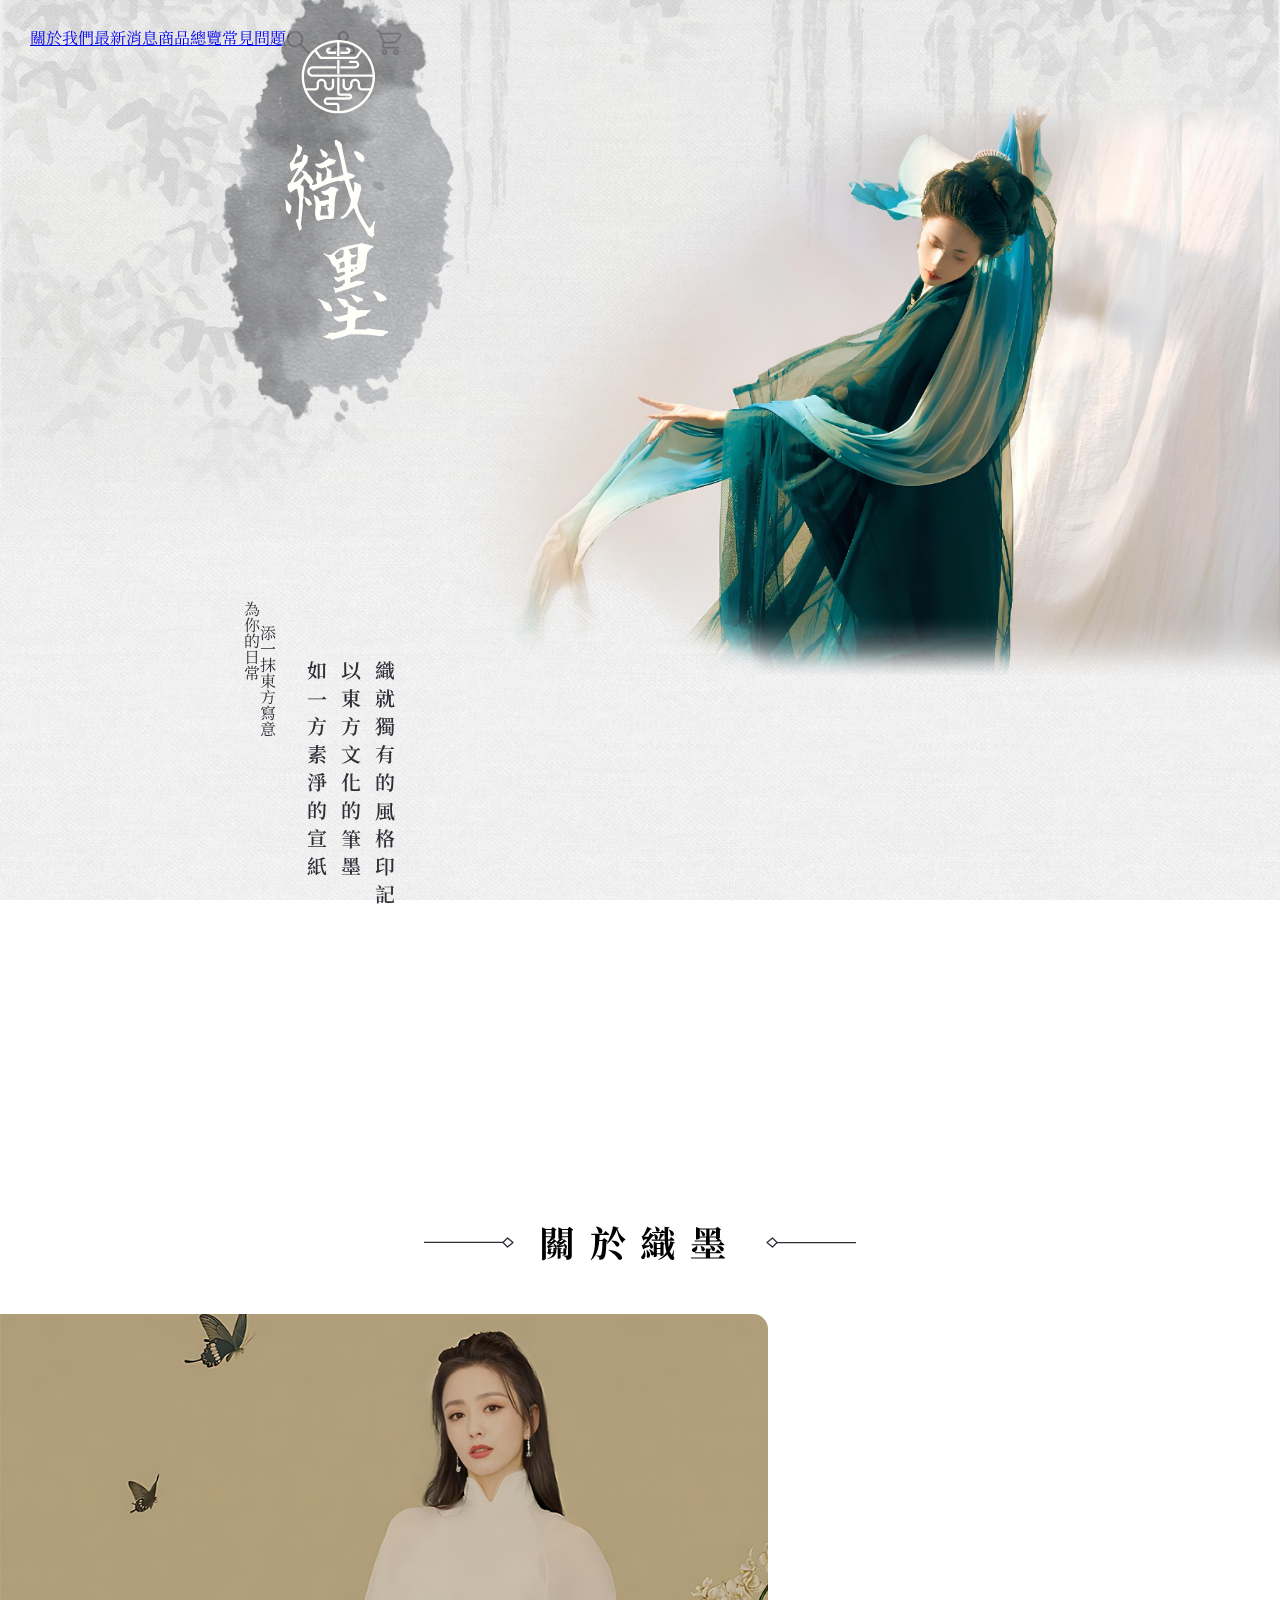
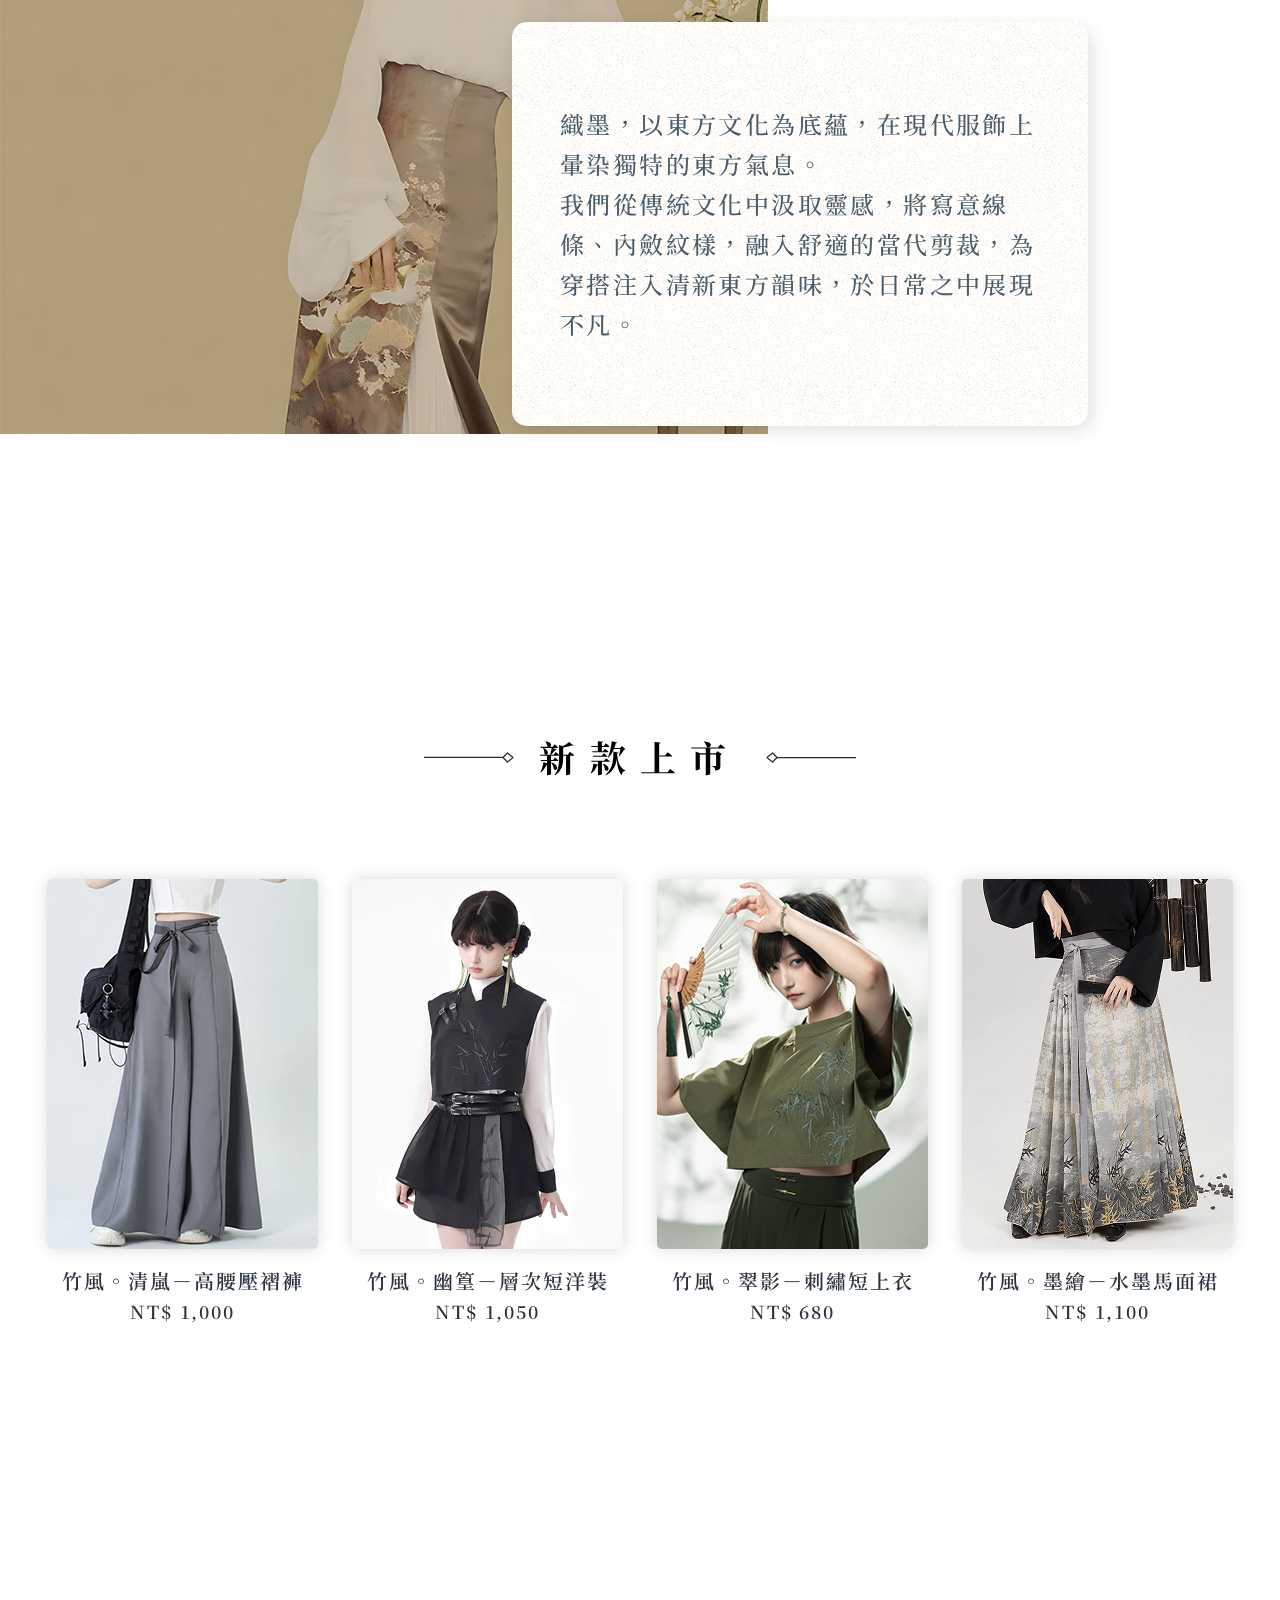
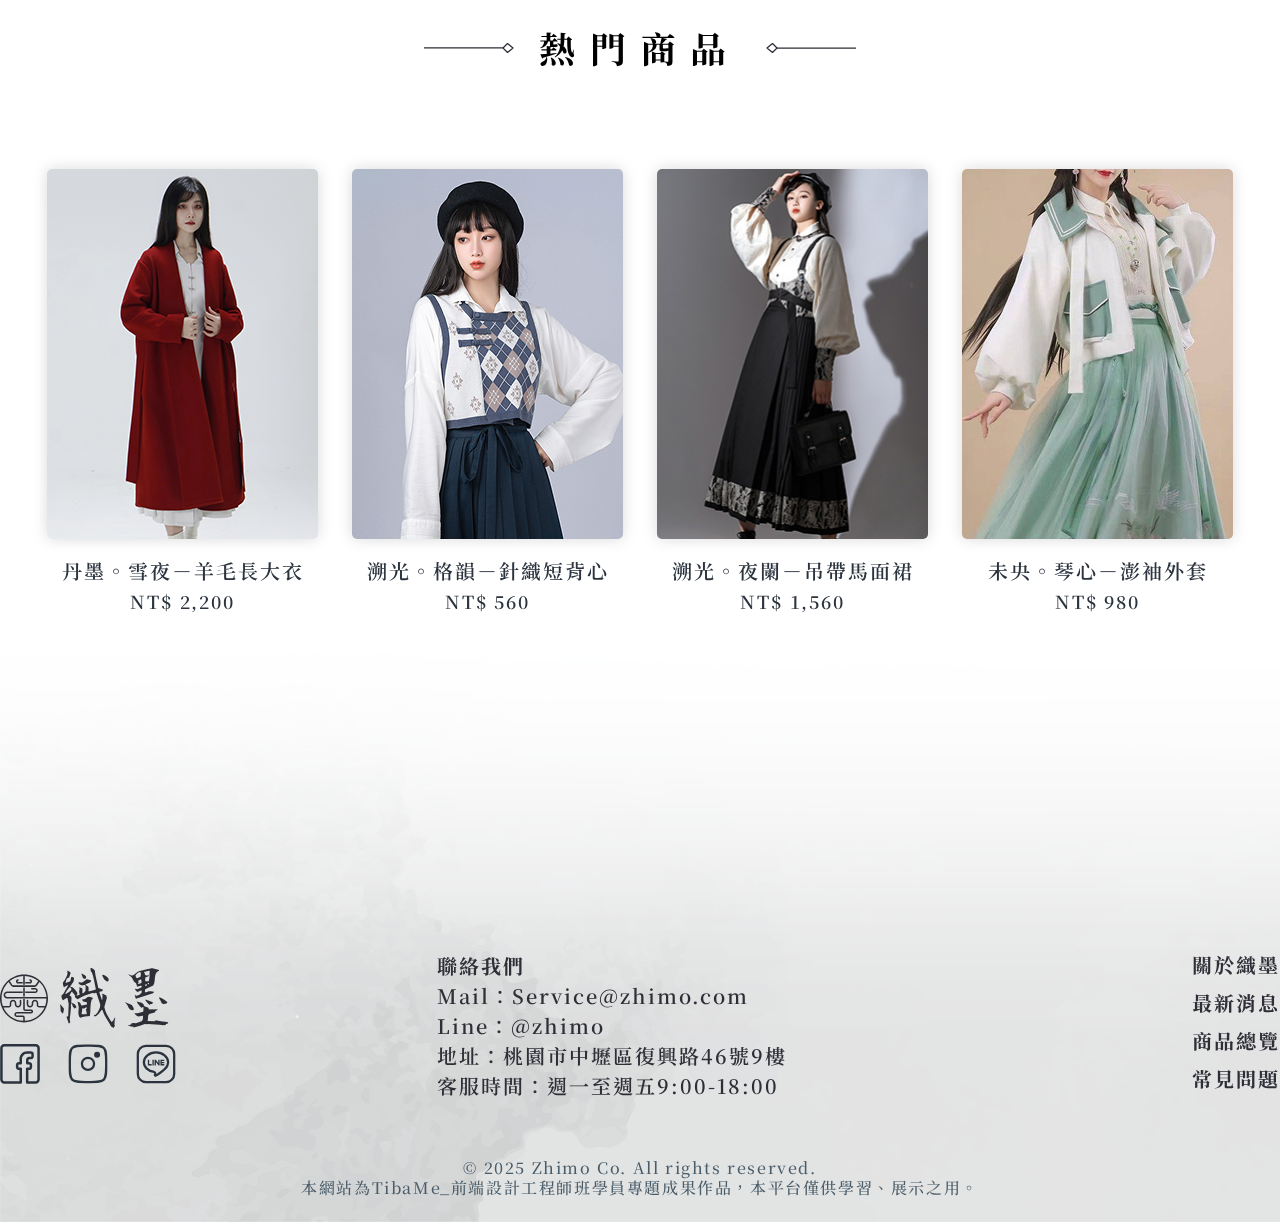
<file: index.html>
<!DOCTYPE html>
<html lang="en">
<head>
    <meta charset="UTF-8">
    <meta name="viewport" content="width=device-width, initial-scale=1.0">
    <title>織墨｜為你的日常，添一抹東方寫意</title>
    <link rel="preconnect" href="https://fonts.googleapis.com">
    <link rel="preconnect" href="https://fonts.gstatic.com" crossorigin>
    <link href="https://fonts.googleapis.com/css2?family=Noto+Serif+TC:wght@200..900&display=swap" rel="stylesheet">
    <link rel="stylesheet" href="./css/reset.css">
    <link rel="stylesheet" href="./css/common.css">
    <link rel="stylesheet" href="./css/grid.css">
    <link rel="stylesheet" href="./css/index.css">
</head>
<body>
    <div class="material"></div>
    <!-- header -->
    <header class="main-header">
        <div class="header-container">
            <!-- logo -->
            <a href="index.html" class="header-logo">
                <img src="./img/logo.svg" alt="LOGO">
            </a>
            <!-- menu -->
            <nav class="main-nav">
                <a href="about.html">關於我們</a>
                <a href="news.html">最新消息</a>
                <a href="allitems.html">商品總覽</a>
                <a href="faq.html">常見問題</a>
                <div class="header-icons">
                    <a href="#" class="icon-img">
                        <img src="./img/header/header-icon-search.svg" alt="搜尋">
                    </a>
                    <a href="login.html" class="icon-img">
                        <img src="./img/header/header-icon-account.svg" alt="會員">
                    </a>
                    <a href="cart.html" class="icon-img">
                        <img src="./img/header/header-icon-cart.svg" alt="購物車">
                    </a>
                </div>
            </nav>
        </div>
    </header>
    <!-- main-area -->
    <main>
        <section class="home-banner">
            <!-- logo -->
            <a href="index.html" class="home-logo">
                <img src="./img/index/index-logo.svg" alt="LOGO">
            </a>
            <div class="banner-area">
                <div class="banner-img">
                    <img src="./img/index/banner-3.webp" alt="banner">
                </div>
                <div class="banner-content">
                    <div class="banner-title">
                        <p class="line-1">為你的日常</p>
                        <p class="line-2">添一抹東方寫意</p>
                    </div>
                    <div class="banner-text">
                        <p>如一方素淨的宣紙</p>
                        <p>以東方文化的筆墨</p>
                        <p>織就獨有的風格印記</p>
                    </div>
                </div>
            </div>
        </section>
        <section class="about-brand">
            <div class="index-title">
                <img src="./img/index/title-line-left.svg" alt="decoline" class="img-left">
                <h1 class="h1-title">關於織墨</h1>
                <img src="./img/index/title-line-right.svg" alt="decoline" class="img-right">
            </div>
            <div class="about-area">
                <div class="about-bg">
                    <img src="./img/index/about.webp" alt="aboutimg">
                </div>
                <div class="about-content">
                    <a href="about.html">
                        <div class="about-text">
                            <p>織墨，以東方文化為底蘊，在現代服飾上暈染獨特的東方氣息。</p>
                            <p>我們從傳統文化中汲取靈感，將寫意線條、內斂紋樣，融入舒適的當代剪裁，為穿搭注入清新東方韻味，於日常之中展現不凡。</p>
                        </div>
                    </a>
                </div>
            </div>
        </section>
        <section class="container new-items">
            <div class="index-title">
                <img src="./img/index/title-line-left.svg" alt="decoline" class="img-left">
                <h1 class="h1-title">新款上市</h1>
                <img src="./img/index/title-line-right.svg" alt="decoline" class="img-right">
            </div>
            <div class="row row-cols-4 items-list">
                <div class="col">
                    <div class="item-card">
                        <a href="productdetail.html">
                            <div class="item-img">
                                <img src="./img/product/product-gray-pants.jpg" alt="gray-pants" class="graypants">
                                <div class="item-hover"></div>
                            </div>
                            <div class="item-name">
                                <p>竹風。清嵐－高腰壓褶褲</p>
                            </div>
                            <div class="item-price">
                                <p>
                                    NT$
                                    <span>1,000</span>
                                </p>
                            </div>
                        </a>
                    </div>
                </div>
                <div class="col">
                    <div class="item-card">
                        <a href="productdetail.html">
                            <div class="item-img">
                                <img src="./img/product/product-mono-dress.jpg" alt="mono-dress" class="monodress">
                                <div class="item-hover"></div>
                            </div>
                            <div class="item-name">
                                <p>竹風。幽篁－層次短洋裝</p>
                            </div>
                            <div class="item-price">
                                <p>
                                NT$
                                <span>1,050</span>
                                </p>
                            </div>
                        </a>
                    </div>    
                </div>
                <div class="col">
                    <div class="item-card">
                        <a href="productdetail.html">
                            <div class="item-img">
                                <img src="./img/product/product-bamboo-shirt.jpg" alt="bamboo-shirt" class="bambooshirt">
                                <div class="item-hover"></div>
                            </div>
                            <div class="item-name">
                                <p>竹風。翠影－刺繡短上衣</p>
                            </div>
                            <div class="item-price">
                                <p>
                                NT$
                                <span>680</span>
                                </p>
                            </div>
                        </a>
                    </div>    
                </div>
                <div class="col">
                    <div class="item-card">
                        <a href="productdetail.html">
                            <div class="item-img">
                                <img src="./img/product/product-gray-skirt.jpg" alt="gray-skirt" class="grayskirt">
                                <div class="item-hover"></div>
                            </div>
                            <div class="item-name">
                                <p>竹風。墨繪－水墨馬面裙</p>
                            </div>
                            <div class="item-price">
                                <p>
                                NT$
                                <span>1,100</span>
                                </p>
                            </div>
                        </a>
                    </div>    
                </div>
            </div>
        </section>
        <section class="container best-items">
            <div class="index-title">
                <img src="./img/index/title-line-left.svg" alt="decoline" class="img-left">
                <h1 class="h1-title">熱門商品</h1>
                <img src="./img/index/title-line-right.svg" alt="decoline" class="img-right">
            </div>
            <div class="row row-cols-4 items-list">
                <div class="col">
                    <div class="item-card">
                        <a href="productdetail.html">
                            <div class="item-img">
                                <img src="./img/product/product-red-coat.jpg" alt="red-coat" class="redcoat">
                                <div class="item-hover"></div>
                            </div>
                            <div class="item-name">
                                <p>丹墨。雪夜－羊毛長大衣</p>
                            </div>
                            <div class="item-price">
                                <p>
                                    NT$
                                    <span>2,200</span>
                                </p>
                            </div>
                        </a>
                    </div>
                </div>
                <div class="col">
                    <div class="item-card">
                        <a href="productdetail.html">
                            <div class="item-img">
                                <img src="./img/product/product-dia-vest.jpg" alt="dia-vest" class="diavest">
                                <div class="item-hover"></div>
                            </div>
                            <div class="item-name">
                                <p>溯光。格韻－針織短背心</p>
                            </div>
                            <div class="item-price">
                                <p>
                                NT$
                                <span>560</span>
                                </p>
                            </div>
                        </a>
                    </div>    
                </div>
                <div class="col">
                    <div class="item-card">
                        <a href="productdetail.html">
                            <div class="item-img">
                                <img src="./img/product/product-suspender-skirt.jpg" alt="black-skirt" class="blackskirt">
                                <div class="item-hover"></div>
                            </div>
                            <div class="item-name">
                                <p>溯光。夜闌－吊帶馬面裙</p>
                            </div>
                            <div class="item-price">
                                <p>
                                NT$
                                <span>1,560</span>
                                </p>
                            </div>
                        </a>
                    </div>    
                </div>
                <div class="col">
                    <div class="item-card">
                        <a href="productdetail.html">
                            <div class="item-img">
                                <img src="./img/product/product-aoi-coat.jpg" alt="aoi-coat" class="aoicoat">
                                <div class="item-hover"></div>
                            </div>
                            <div class="item-name">
                                <p>未央。琴心－澎袖外套</p>
                            </div>
                            <div class="item-price">
                                <p>
                                NT$
                                <span>980</span>
                                </p>
                            </div>
                        </a>
                    </div>    
                </div>
            </div>
        </section>
    </main>
    <!-- footer -->
    <footer class="main-footer">
        <div class="footer-bg"></div>
        <div class="footer-container">
            <div class="footer-brand">
                <a href="index.html" class="footer-logo">
                    <img src="./img/logo.svg" alt="LOGO">
                </a>
                <div class="footer-icons">
                    <a href="#" class="footer-img">
                        <img src="./img/footer/footer-icon-fb.svg" alt="facebook">
                    <a href="#" class="footer-img">
                        <img src="./img/footer/footer-icon-ins.svg" alt="instagram">
                    </a>
                    <a href="#" class="footer-img">
                        <img src="./img/footer/footer-icon-line.svg" alt="line">
                    </a>
                    </a>
                </div>
            </div>
            <div class="footer-contact">
                <h5>聯絡我們</h5>
                <p>Mail：Service@zhimo.com</p>
                <p>Line：@zhimo</p>
                <p>地址：桃園市中壢區復興路46號9樓</p>
                <p>客服時間：週一至週五9:00-18:00</p>
            </div>
            <div class="footer-link">
                <ul>
                    <li><a href="about.html">關於織墨</a></li>
                    <li><a href="news.html">最新消息</a></li>
                    <li><a href="allitems.html">商品總覽</a></li>
                    <li><a href="faq.html">常見問題</a></li>
                </ul>
            </div>
            <div class="copyright">
                <p>&copy; 2025 Zhimo Co. All rights reserved.</p>
                <p>本網站為TibaMe_前端設計工程師班學員專題成果作品，本平台僅供學習、展示之用。</p>
            </div>
        </div>
    </footer>
</body>
</html>
</file>
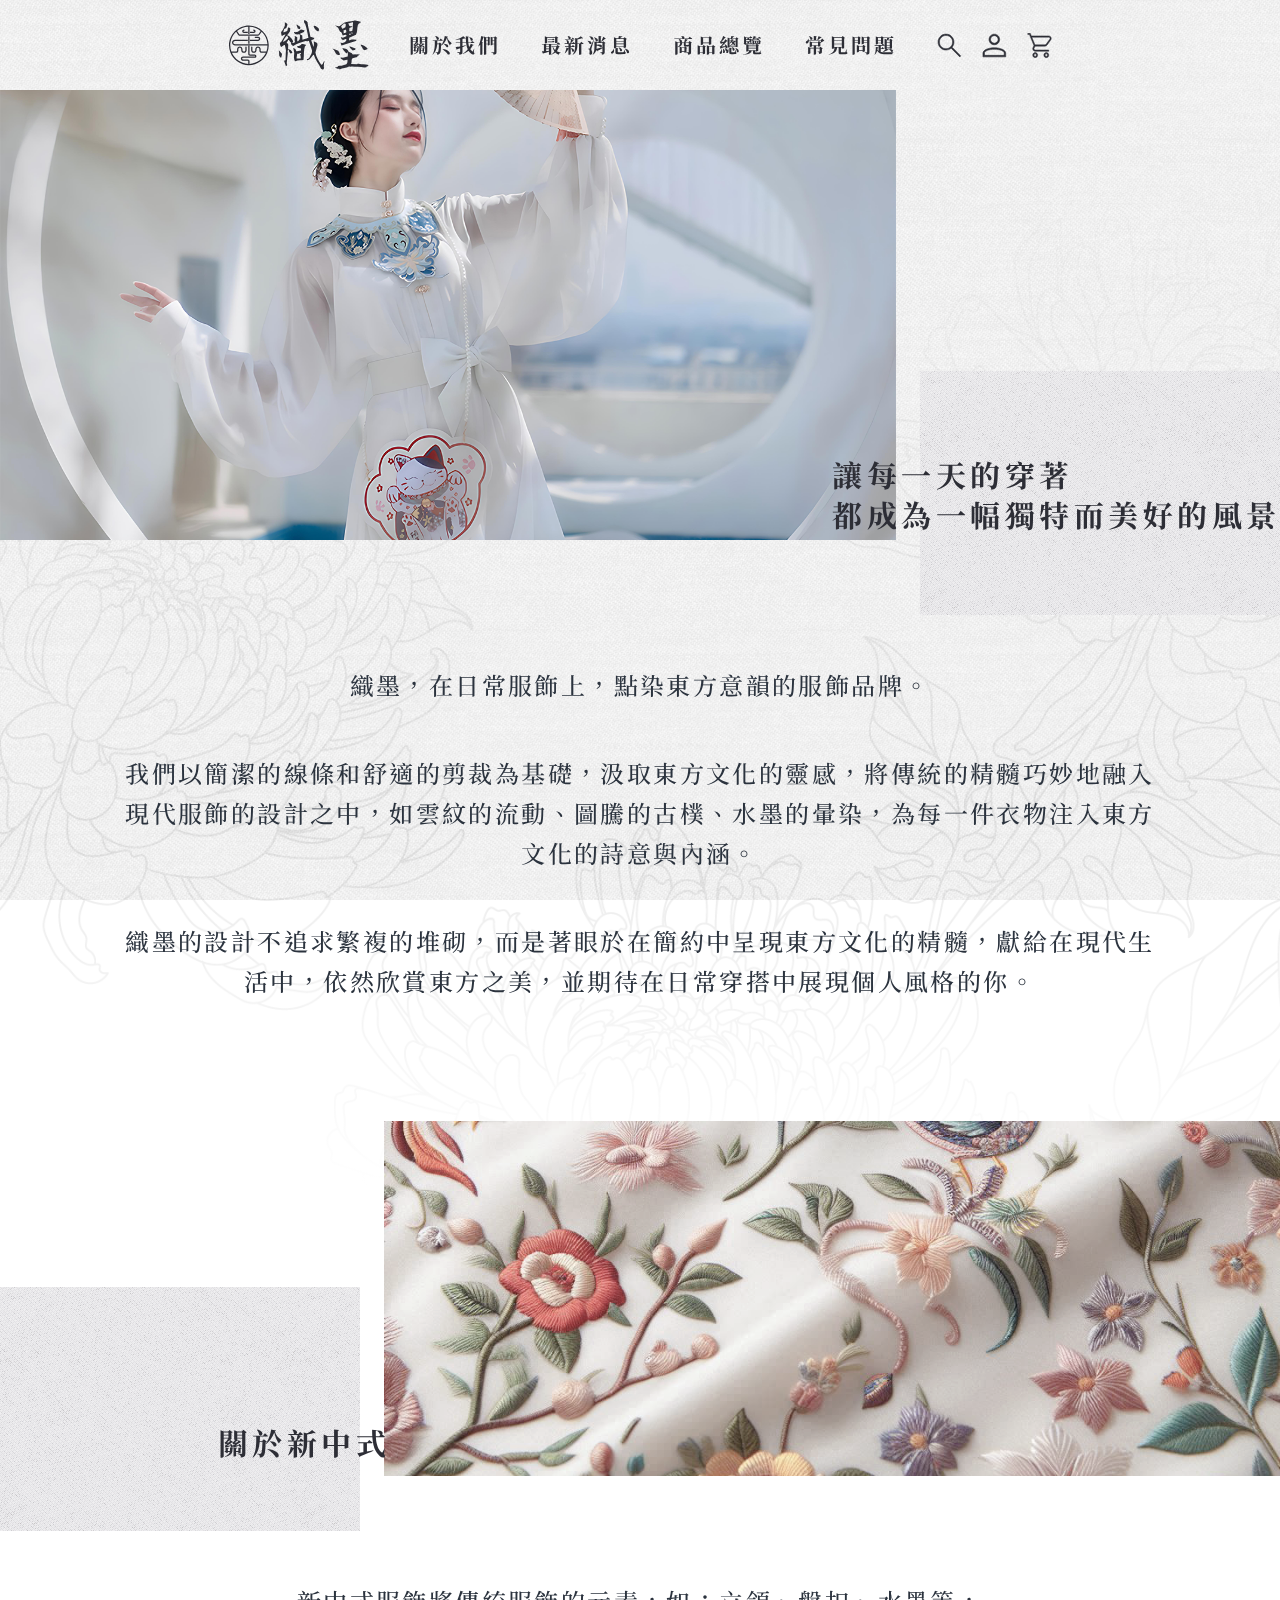
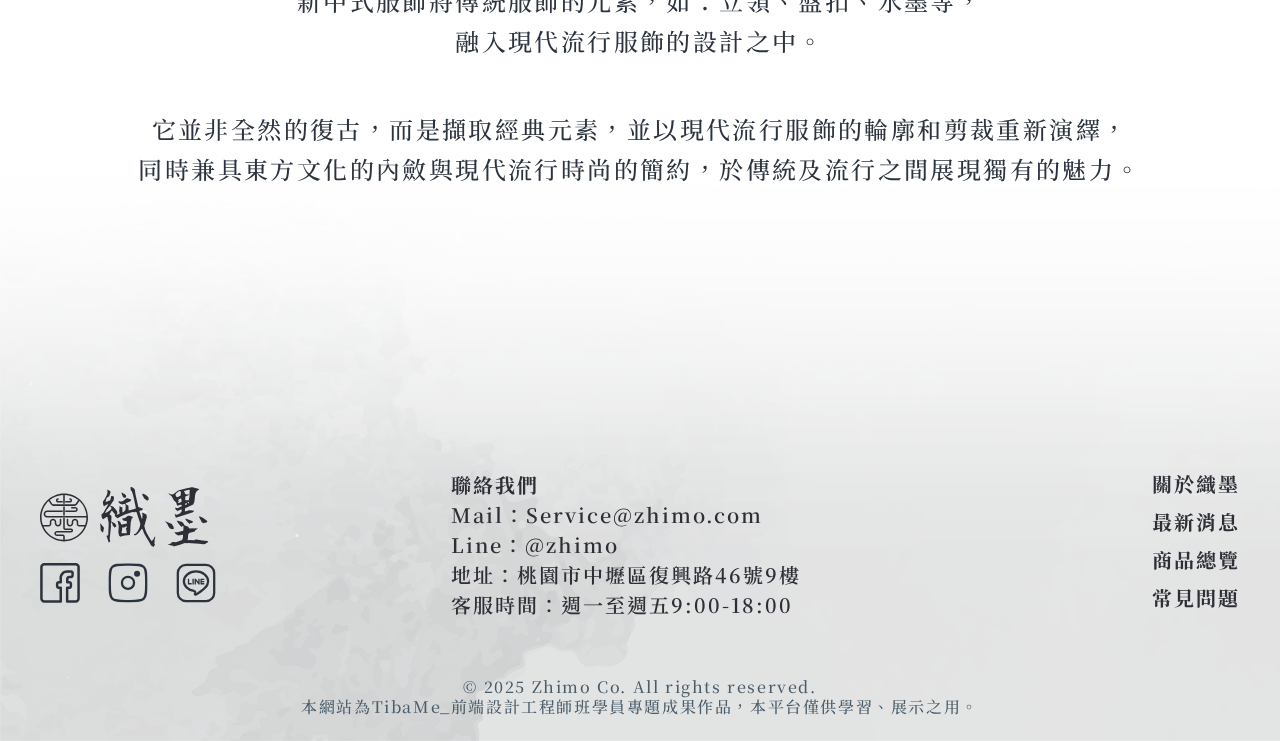
<file: about.html>
<!DOCTYPE html>
<html lang="en">

<head>
    <meta charset="UTF-8">
    <meta name="viewport" content="width=device-width, initial-scale=1.0">
    <title>讓每一天的穿著都成為一幅獨特而美好的風景｜織墨</title>
    <link rel="preconnect" href="https://fonts.googleapis.com">
    <link rel="preconnect" href="https://fonts.gstatic.com" crossorigin>
    <link href="https://fonts.googleapis.com/css2?family=Noto+Serif+TC:wght@200..900&display=swap" rel="stylesheet">
    <link rel="stylesheet" href="./css/reset.css">
    <link rel="stylesheet" href="./css/common.css">
    <link rel="stylesheet" href="./css/grid.css">
    <link rel="stylesheet" href="./css/about.css">
</head>

<body>
    <div class="material"></div>
    <!-- header -->
    <header class="main-header container">
        <div class="header">
            <!-- logo -->
            <a href="index.html" class="header-logo">
                <img src="./img/logo.svg" alt="LOGO">
            </a>
            <!-- menu -->
            <div class="nav-area">
                <div class="main-nav">
                    <ul class="nav-list">
                        <div class="nav-head">
                            <a href="index.html" class="nav-logo">
                                <img src="./img/logo.svg" alt="LOGO">
                            </a>
                            <div class="nav-icon">
                                <a href="#" class="icon-img">
                                    <img src="./img/header/header-icon-search.svg" alt="搜尋">
                                </a>
                                <a href="login.html" class="icon-img">
                                    <img src="./img/header/header-icon-account.svg" alt="會員">
                                </a>
                                <a href="cart.html" class="icon-img">
                                    <img src="./img/header/header-icon-cart.svg" alt="購物車">
                                </a>
                            </div>
                        </div>
                        <li><a href="about.html">關於我們</a></li>
                        <li><a href="news.html">最新消息</a></li>
                        <li>
                            <a href="allitems.html" class="nav-item">商品總覽</a>
                            <ul class="submenu">
                                <li><a href="allitems.html">全部商品</a></li>
                                <li><a href="allitems.html">新品上市</a></li>
                                <li><a href="allitems.html">熱門商品</a></li>
                                <li><a href="allitems.html">優惠專區</a></li>
                                <li><a href="allitems.html">上衣</a></li>
                                <li><a href="allitems.html">下裝</a></li>
                                <li><a href="allitems.html">洋裝</a></li>
                                <li><a href="allitems.html">外套</a></li>
                                <li><a href="allitems.html">配飾</a></li>
                            </ul>
                        </li>
                        <li><a href="faq.html">常見問題</a></li>
                    </ul>
                </div>
                <div class="header-icons">
                    <a href="#" class="icon-img">
                        <img src="./img/header/header-icon-search.svg" alt="搜尋">
                    </a>
                    <a href="login.html" class="icon-img">
                        <img src="./img/header/header-icon-account.svg" alt="會員">
                    </a>
                    <a href="cart.html" class="icon-img">
                        <img src="./img/header/header-icon-cart.svg" alt="購物車">
                    </a>
                </div>
                <div class="hb unclick">
                    <span class="hb-line"></span>
                    <span class="hb-text">
                        <span class="open">MENU</span>
                        <span class="close hide">CLOSE</span>
                    </span>
                </div>
            </div>
        </div>
    </header>
    <!-- main-area -->
    <main>
        <section class="about-brand">
            <div class="brand-relative">
                <div class="brand-bg">
                    <div class="brand-img">
                        <img src="./img/about/about-banner.webp" alt="about-banner">
                    </div>
                    <div class="brand-color"></div>
                </div>
                <div class="content">
                    <p>織墨，在日常服飾上，點染東方意韻的服飾品牌。</p>
                    <p>我們以簡潔的線條和舒適的剪裁為基礎，汲取東方文化的靈感，將傳統的精髓巧妙地融入現代服飾的設計之中，如雲紋的流動、圖騰的古樸、水墨的暈染，為每一件衣物注入東方文化的詩意與內涵。</p>
                    <p>織墨的設計不追求繁複的堆砌，而是著眼於在簡約中呈現東方文化的精髓，獻給在現代生活中，依然欣賞東方之美，並期待在日常穿搭中展現個人風格的你。</p>
                </div>
            </div>
            <h3>讓每一天的穿著<br>都成為一幅獨特而美好的風景</h3>
        </section>
        <section class="about-style">
            <div class="style-relative">
                <div class="style-bg">
                    <div class="style-color"></div>
                    <div class="style-img">
                        <img src="./img/about/about-new.webp" alt="about-banner">
                    </div>
                </div>
                <div class="content">
                    <p>新中式服飾將傳統服飾的元素，如：立領、盤扣、水墨等，<br>融入現代流行服飾的設計之中。</p>
                    <p>它並非全然的復古，而是擷取經典元素，並以現代流行服飾的輪廓和剪裁重新演繹，<br>同時兼具東方文化的內斂與現代流行時尚的簡約，於傳統及流行之間展現獨有的魅力。</p>
                </div>
                <h3>關於新中式</h3>
            </div>
        </section>
    </main>
    <!-- footer -->
    <footer class="main-footer">
        <div class="footer-bg"></div>
        <div class="footer-container container">
            <div class="footer-brand">
                <a href="index.html" class="footer-logo">
                    <img src="./img/logo.svg" alt="LOGO">
                </a>
                <div class="footer-icons">
                    <a href="#" class="footer-img">
                        <img src="./img/footer/footer-icon-fb.svg" alt="facebook">
                        <a href="#" class="footer-img">
                            <img src="./img/footer/footer-icon-ins.svg" alt="instagram">
                        </a>
                        <a href="#" class="footer-img">
                            <img src="./img/footer/footer-icon-line.svg" alt="line">
                        </a>
                    </a>
                </div>
            </div>
            <div class="footer-contact">
                <p class="contact-title">聯絡我們</p>
                <p>Mail：Service@zhimo.com</p>
                <p>Line：@zhimo</p>
                <p>地址：桃園市中壢區復興路46號9樓</p>
                <p>客服時間：週一至週五9:00-18:00</p>
            </div>
            <div class="footer-link">
                <ul>
                    <li><a href="about.html">關於織墨</a></li>
                    <li><a href="news.html">最新消息</a></li>
                    <li><a href="allitems.html">商品總覽</a></li>
                    <li><a href="faq.html">常見問題</a></li>
                </ul>
            </div>
            <div class="copyright">
                <p>&copy; 2025 Zhimo Co. All rights reserved.</p>
                <p>本網站為TibaMe_前端設計工程師班學員專題成果作品，本平台僅供學習、展示之用。</p>
            </div>
        </div>
    </footer>
    <script src="./vendors/jquery/jquery-3.7.1.min.js"></script>
    <script src="./javascript/common.js"></script>
</body>

</html>
</file>
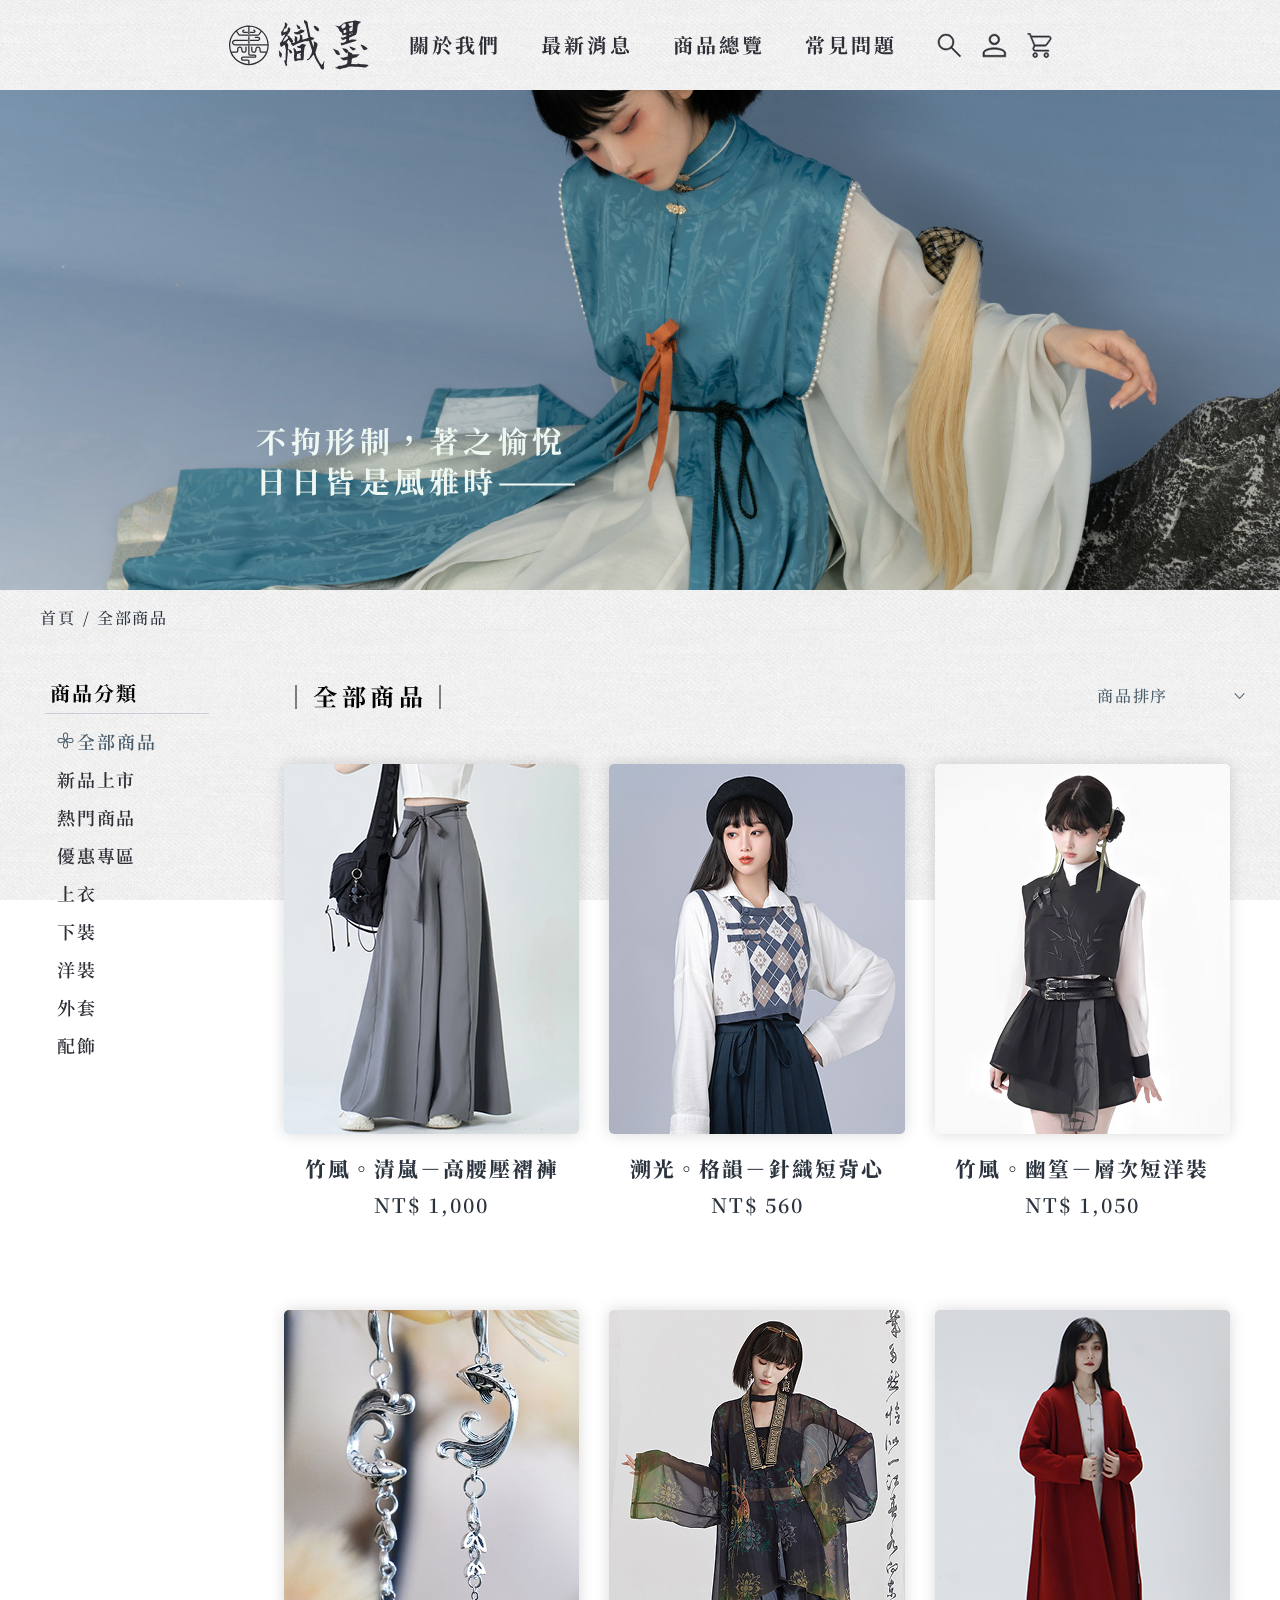
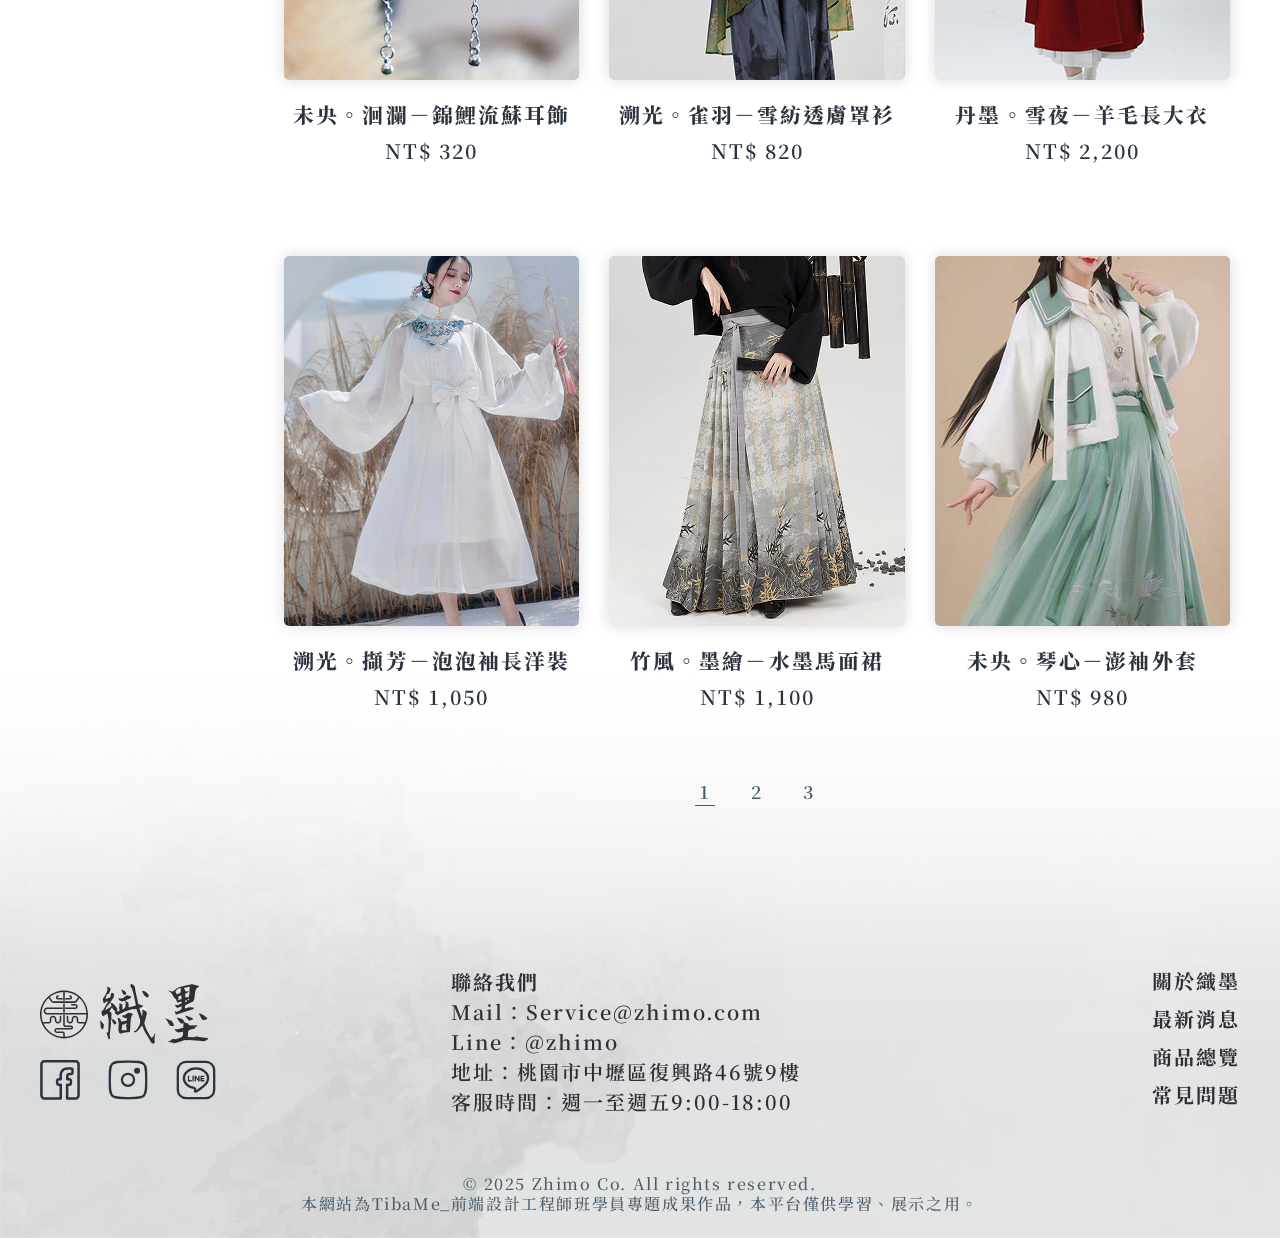
<file: allitems.html>
<!DOCTYPE html>
<html lang="en">

<head>
    <meta charset="UTF-8">
    <meta name="viewport" content="width=device-width, initial-scale=1.0">
    <title>全部商品｜織墨</title>
    <link rel="preconnect" href="https://fonts.googleapis.com">
    <link rel="preconnect" href="https://fonts.gstatic.com" crossorigin>
    <link href="https://fonts.googleapis.com/css2?family=Noto+Serif+TC:wght@200..900&display=swap" rel="stylesheet">
    <link rel="stylesheet" href="./css/reset.css">
    <link rel="stylesheet" href="./css/common.css">
    <link rel="stylesheet" href="./css/grid.css">
    <link rel="stylesheet" href="./css/allitems.css">
</head>

<body>
    <div class="material"></div>
    <!-- header -->
    <header class="main-header container">
        <div class="header">
            <!-- logo -->
            <a href="index.html" class="header-logo">
                <img src="./img/logo.svg" alt="LOGO">
            </a>
            <!-- menu -->
            <div class="nav-area">
                <div class="main-nav">
                    <ul class="nav-list">
                        <div class="nav-head">
                            <a href="index.html" class="nav-logo">
                                <img src="./img/logo.svg" alt="LOGO">
                            </a>
                            <div class="nav-icon">
                                <a href="#" class="icon-img">
                                    <img src="./img/header/header-icon-search.svg" alt="搜尋">
                                </a>
                                <a href="login.html" class="icon-img">
                                    <img src="./img/header/header-icon-account.svg" alt="會員">
                                </a>
                                <a href="cart.html" class="icon-img">
                                    <img src="./img/header/header-icon-cart.svg" alt="購物車">
                                </a>
                            </div>
                        </div>
                        <li><a href="about.html">關於我們</a></li>
                        <li><a href="news.html">最新消息</a></li>
                        <li>
                            <a href="allitems.html" class="nav-item">商品總覽</a>
                            <ul class="submenu">
                                <li><a href="allitems.html">全部商品</a></li>
                                <li><a href="allitems.html">新品上市</a></li>
                                <li><a href="allitems.html">熱門商品</a></li>
                                <li><a href="allitems.html">優惠專區</a></li>
                                <li><a href="allitems.html">上衣</a></li>
                                <li><a href="allitems.html">下裝</a></li>
                                <li><a href="allitems.html">洋裝</a></li>
                                <li><a href="allitems.html">外套</a></li>
                                <li><a href="allitems.html">配飾</a></li>
                            </ul>
                        </li>
                        <li><a href="faq.html">常見問題</a></li>
                    </ul>
                </div>
                <div class="header-icons">
                    <a href="#" class="icon-img">
                        <img src="./img/header/header-icon-search.svg" alt="搜尋">
                    </a>
                    <a href="login.html" class="icon-img">
                        <img src="./img/header/header-icon-account.svg" alt="會員">
                    </a>
                    <a href="cart.html" class="icon-img">
                        <img src="./img/header/header-icon-cart.svg" alt="購物車">
                    </a>
                </div>
                <div class="hb unclick">
                    <span class="hb-line"></span>
                    <span class="hb-text">
                        <span class="open">MENU</span>
                        <span class="close hide">CLOSE</span>
                    </span>
                </div>
            </div>
        </div>
    </header>
    <!-- main-area -->
    <main>
        <section class="allitems-area">
            <div class="banner-relative">
                <div class="banner-area">
                    <div class="banner-img">
                        <img src="./img/product/banner.jpg" alt="items-banner">
                    </div>
                    <div class="banner-title">
                        <h3>不拘形制，著之愉悅<br>日日皆是風雅時———</h3>
                    </div>
                </div>
            </div>
            <div class="items-area container">
                <nav aria-label="bread">
                    <ol class="breadcrumb">
                        <li><a href="index.html">首頁</a></li>
                        <li><a href="allitems.html">全部商品</a></li>
                    </ol>
                </nav>
                <div class="items-box">
                    <div class="left-box col-2">
                        <h5>商品分類</h5>
                        <ul class="list-menu">
                            <li><a href="#" class="menu-item active">全部商品</a></li>
                            <li><a href="#" class="menu-item">新品上市</a></li>
                            <li><a href="#" class="menu-item">熱門商品</a></li>
                            <li><a href="#" class="menu-item">優惠專區</a></li>
                            <li><a href="#" class="menu-item">上衣</a></li>
                            <li><a href="#" class="menu-item">下裝</a></li>
                            <li><a href="#" class="menu-item">洋裝</a></li>
                            <li><a href="#" class="menu-item">外套</a></li>
                            <li><a href="#" class="menu-item">配飾</a></li>
                        </ul>
                    </div>
                    <div class="right-box col-10">
                        <div class="items-info row">
                            <div class="title-area col-10">
                                <h4>全部商品</h4>
                            </div>
                            <div class="list-set col-2">
                                <span>商品排序
                                    <img src="./img/downbotton.svg" alt="">
                                </span>
                                <ul>
                                    <li>商品排序</li>
                                    <li>上架時間：由新到舊</li>
                                    <li>上架時間：由舊到新</li>
                                    <li>價格：由高至低</li>
                                    <li>價格：由低至高</li>
                                    <li>銷量：由高至低</li>
                                </ul>
                            </div>
                        </div>
                        <div class="items-list row row-cols-3">
                            <div class="col">
                                <div class="item-card">
                                    <a href="productdetail.html">
                                        <div class="item-img">
                                            <img src="./img/product/product-gray-pants.jpg" alt="gray-pants"
                                                class="graypants">
                                            <div class="item-hover">
                                                <button class="cart-button">加入購物車</button>
                                            </div>
                                        </div>
                                        <div class="item-name">
                                            <p>竹風。清嵐－高腰壓褶褲</p>
                                        </div>
                                        <div class="item-price">
                                            <p>
                                                NT$
                                                <span>1,000</span>
                                            </p>
                                        </div>
                                    </a>
                                </div>
                            </div>
                            <div class="col">
                                <div class="item-card">
                                    <a href="productdetail.html">
                                        <div class="item-img">
                                            <img src="./img/product/product-dia-vest.jpg" alt="dia-vest"
                                                class="diavest">
                                            <div class="item-hover">
                                                <button class="cart-button">加入購物車</button>
                                            </div>
                                        </div>
                                        <div class="item-name">
                                            <p>溯光。格韻－針織短背心</p>
                                        </div>
                                        <div class="item-price">
                                            <p>
                                                NT$
                                                <span>560</span>
                                            </p>
                                        </div>
                                    </a>
                                </div>
                            </div>
                            <div class="col">
                                <div class="item-card">
                                    <a href="productdetail.html">
                                        <div class="item-img">
                                            <img src="./img/product/product-mono-dress.jpg" alt="mono-dress"
                                                class="monodress">
                                            <div class="item-hover">
                                                <button class="cart-button">加入購物車</button>
                                            </div>
                                        </div>
                                        <div class="item-name">
                                            <p>竹風。幽篁－層次短洋裝</p>
                                        </div>
                                        <div class="item-price">
                                            <p>
                                                NT$
                                                <span>1,050</span>
                                            </p>
                                        </div>
                                    </a>
                                </div>
                            </div>
                            <div class="col">
                                <div class="item-card">
                                    <a href="productdetail.html">
                                        <div class="item-img">
                                            <img src="./img/product/product-earing.jpg" alt="earing" class="earing">
                                            <div class="item-hover">
                                                <button class="cart-button">加入購物車</button>
                                            </div>
                                        </div>
                                        <div class="item-name">
                                            <p>未央。洄瀾－錦鯉流蘇耳飾</p>
                                        </div>
                                        <div class="item-price">
                                            <p>
                                                NT$
                                                <span>320</span>
                                            </p>
                                        </div>
                                    </a>
                                </div>
                            </div>
                            <div class="col">
                                <div class="item-card">
                                    <a href="productdetail.html">
                                        <div class="item-img">
                                            <img src="./img/product/product-black-coat.jpg" alt="black-coat"
                                                class="blackcoat">
                                            <div class="item-hover">
                                                <button class="cart-button">加入購物車</button>
                                            </div>
                                        </div>
                                        <div class="item-name">
                                            <p>溯光。雀羽－雪紡透膚罩衫</p>
                                        </div>
                                        <div class="item-price">
                                            <p>
                                                NT$
                                                <span>820</span>
                                            </p>
                                        </div>
                                    </a>
                                </div>
                            </div>
                            <div class="col">
                                <div class="item-card">
                                    <a href="productdetail.html">
                                        <div class="item-img">
                                            <img src="./img/product/product-red-coat.jpg" alt="red-coat"
                                                class="redcoat">
                                            <div class="item-hover">
                                                <button class="cart-button">加入購物車</button>
                                            </div>
                                        </div>
                                        <div class="item-name">
                                            <p>丹墨。雪夜－羊毛長大衣</p>
                                        </div>
                                        <div class="item-price">
                                            <p>
                                                NT$
                                                <span>2,200</span>
                                            </p>
                                        </div>
                                    </a>
                                </div>
                            </div>
                            <div class="col">
                                <div class="item-card">
                                    <a href="productdetail.html">
                                        <div class="item-img">
                                            <img src="./img/product/product-white-dress.jpg" alt="white-dress"
                                                class="whitedress">
                                            <div class="item-hover">
                                                <button class="cart-button">加入購物車</button>
                                            </div>
                                        </div>
                                        <div class="item-name">
                                            <p>溯光。擷芳－泡泡袖長洋裝</p>
                                        </div>
                                        <div class="item-price">
                                            <p>
                                                NT$
                                                <span>1,050</span>
                                            </p>
                                        </div>
                                    </a>
                                </div>
                            </div>
                            <div class="col">
                                <div class="item-card">
                                    <a href="productdetail.html">
                                        <div class="item-img">
                                            <img src="./img/product/product-gray-skirt.jpg" alt="gray-skirt"
                                                class="grayskirt">
                                            <div class="item-hover">
                                                <button class="cart-button">加入購物車</button>
                                            </div>
                                        </div>
                                        <div class="item-name">
                                            <p>竹風。墨繪－水墨馬面裙</p>
                                        </div>
                                        <div class="item-price">
                                            <p>
                                                NT$
                                                <span>1,100</span>
                                            </p>
                                        </div>
                                    </a>
                                </div>
                            </div>
                            <div class="col">
                                <div class="item-card">
                                    <a href="productdetail.html">
                                        <div class="item-img">
                                            <img src="./img/product/product-aoi-coat.jpg" alt="aoi-coat"
                                                class="aoicoat">
                                            <div class="item-hover">
                                                <button class="cart-button">加入購物車</button>
                                            </div>
                                        </div>
                                        <div class="item-name">
                                            <p>未央。琴心－澎袖外套</p>
                                        </div>
                                        <div class="item-price">
                                            <p>
                                                NT$
                                                <span>980</span>
                                            </p>
                                        </div>
                                    </a>
                                </div>
                            </div>
                        </div>
                        <nav class="page-navigation col-12">
                            <ul class="pagigation">
                                <li class="page-item active">
                                    <a class="page-link" href="#">1</a>
                                </li>
                                <li class="page-item">
                                    <a class="page-link" href="#">2</a>
                                </li>
                                <li class="page-item">
                                    <a class="page-link" href="#">3</a>
                                </li>
                            </ul>
                        </nav>
                    </div>
                </div>
            </div>
        </section>
    </main>
    <!-- footer -->
    <footer class="main-footer">
        <div class="footer-bg"></div>
        <div class="footer-container container">
            <div class="footer-brand">
                <a href="index.html" class="footer-logo">
                    <img src="./img/logo.svg" alt="LOGO">
                </a>
                <div class="footer-icons">
                    <a href="#" class="footer-img">
                        <img src="./img/footer/footer-icon-fb.svg" alt="facebook">
                        <a href="#" class="footer-img">
                            <img src="./img/footer/footer-icon-ins.svg" alt="instagram">
                        </a>
                        <a href="#" class="footer-img">
                            <img src="./img/footer/footer-icon-line.svg" alt="line">
                        </a>
                    </a>
                </div>
            </div>
            <div class="footer-contact">
                <p class="contact-title">聯絡我們</p>
                <p>Mail：Service@zhimo.com</p>
                <p>Line：@zhimo</p>
                <p>地址：桃園市中壢區復興路46號9樓</p>
                <p>客服時間：週一至週五9:00-18:00</p>
            </div>
            <div class="footer-link">
                <ul>
                    <li><a href="about.html">關於織墨</a></li>
                    <li><a href="news.html">最新消息</a></li>
                    <li><a href="allitems.html">商品總覽</a></li>
                    <li><a href="faq.html">常見問題</a></li>
                </ul>
            </div>
            <div class="copyright">
                <p>&copy; 2025 Zhimo Co. All rights reserved.</p>
                <p>本網站為TibaMe_前端設計工程師班學員專題成果作品，本平台僅供學習、展示之用。</p>
            </div>
        </div>
    </footer>

    <script src="./vendors/jquery/jquery-3.7.1.min.js"></script>
    <script src="./javascript/common.js"></script>
</body>

</html>
</file>
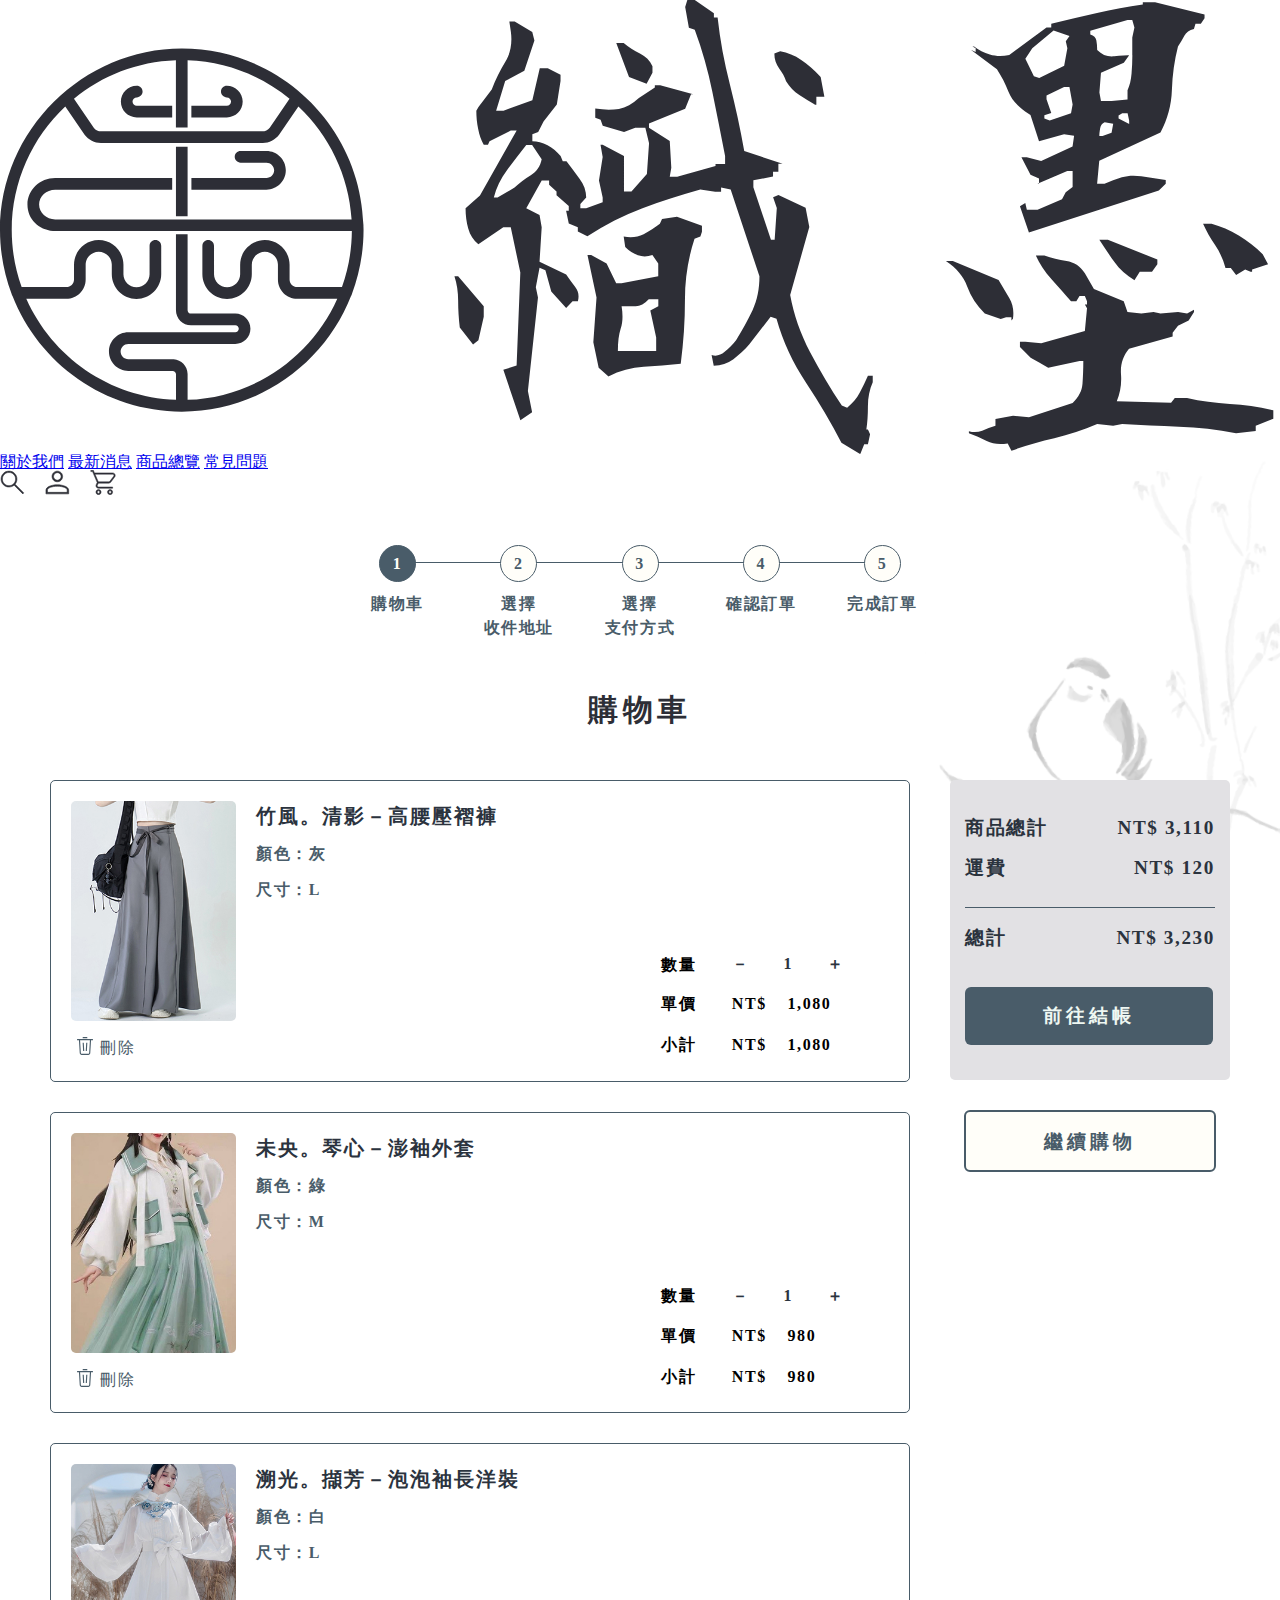
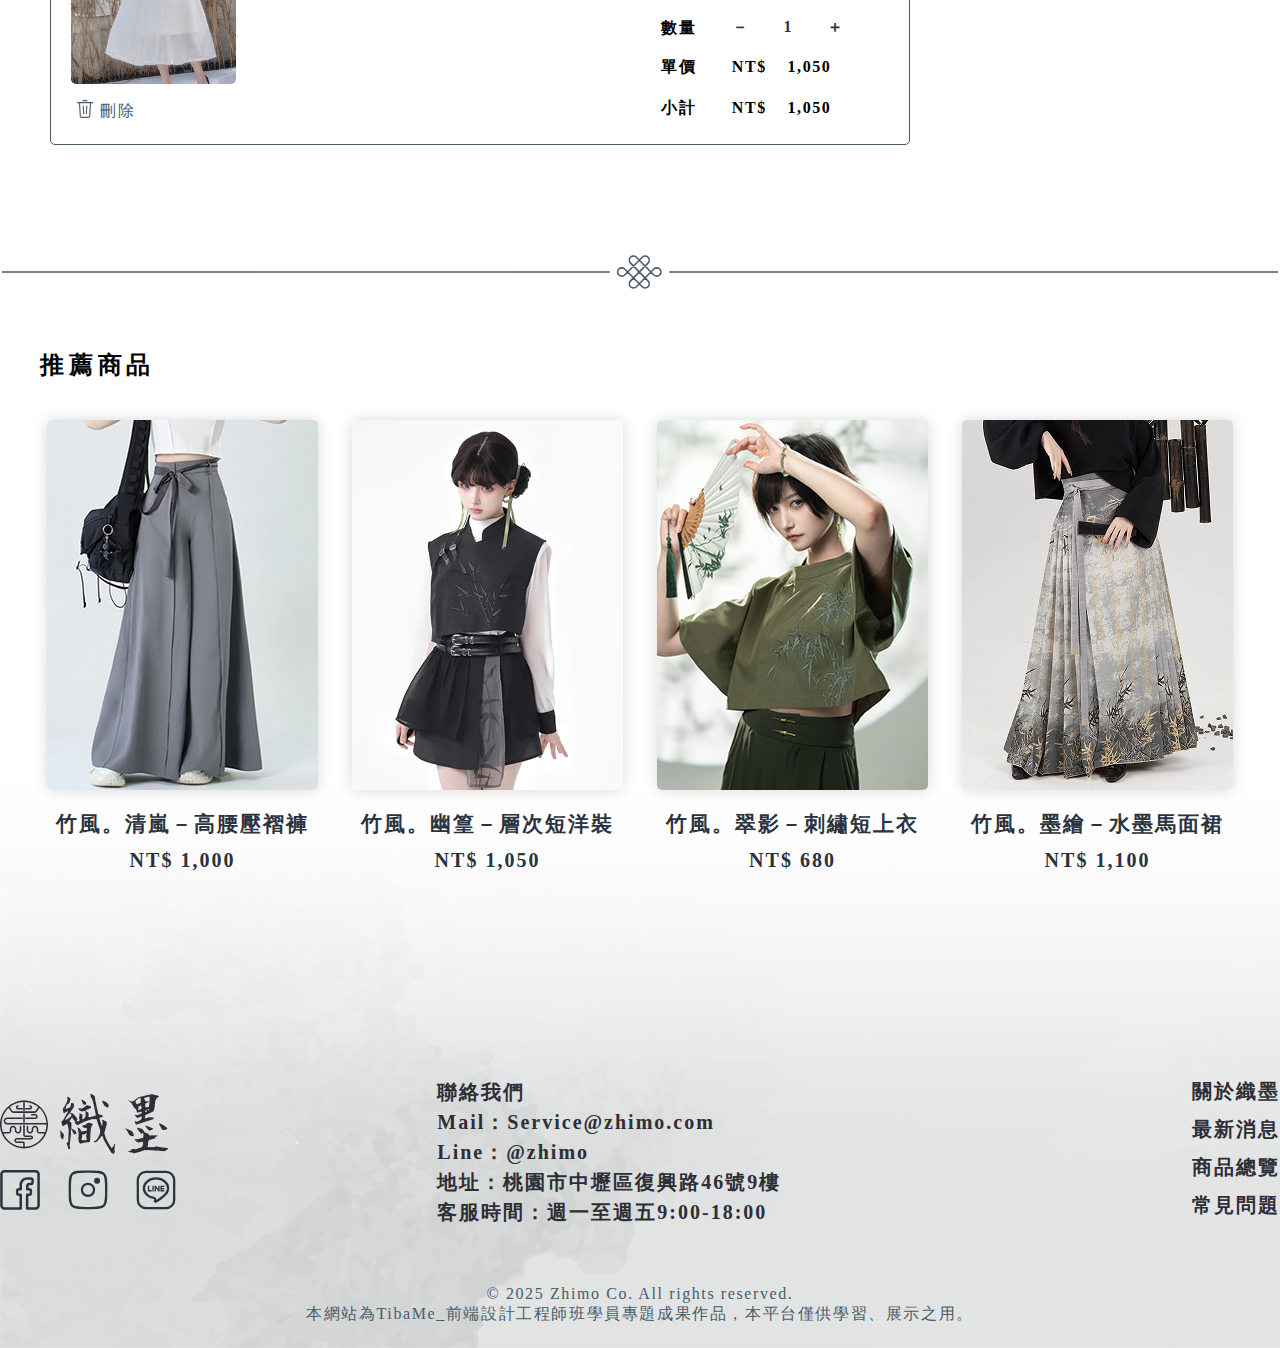
<file: cart.html>
<!DOCTYPE html>
<html lang="en">
<head>
    <meta charset="UTF-8">
    <meta name="viewport" content="width=device-width, initial-scale=1.0">
    <title>購物車｜織墨</title>
    <link rel="stylesheet" href="./css/reset.css">
    <link rel="stylesheet" href="./css/common.css">
    <link rel="stylesheet" href="./css/grid.css">
    <link rel="stylesheet" href="./css/cart.css">
</head>
<body> 
    <!-- header -->
    <header class="main-header">
        <div class="header-container">
            <!-- logo -->
            <a href="index.html" class="header-logo">
                <img src="./img/logo.svg" alt="LOGO">
            </a>
            <!-- menu -->
            <nav class="main-nav">
                <a href="about.html">關於我們</a>
                <a href="news.html">最新消息</a>
                <a href="allitems.html">商品總覽</a>
                <a href="faq.html">常見問題</a>
                <div class="header-icons">
                    <a href="#" class="icon-img">
                        <img src="./img/header/header-icon-search.svg" alt="搜尋">
                    </a>
                    <a href="login.html" class="icon-img">
                        <img src="./img/header/header-icon-account.svg" alt="會員">
                    </a>
                    <a href="cart.html" class="icon-img">
                        <img src="./img/header/header-icon-cart.svg" alt="購物車">
                    </a>
                </div>
            </nav>
        </div>
    </header>
    <!-- main-area -->
    <main>
        <section class="cart-area container">
            <div class="step-area col-12">
                <div class="order-step">
                    <ol class="step-list">
                        <li class="step-item">
                            <span class="step-text">購物車</span>
                        </li>
                        <li class="step-item">
                            <span class="step-text">選擇<br>收件地址</span>
                        </li>
                        <li class="step-item">
                            <span class="step-text">選擇<br>支付方式</span>
                        </li>
                        <li class="step-item">
                            <span class="step-text">確認訂單</span>
                        </li>
                        <li class="step-item">
                            <span class="step-text">完成訂單</span>
                        </li>
                    </ol>
                </div>
            </div>
            <div class="cart-title">
                <h3>購物車</h3>
            </div>
            <div class="main-cart">
                <div class="cart-card col-9">
                    <div class="card-info">
                        <div class="cartitem">
                            <div class="cart-left">
                                <div class="item-pic">
                                    <a href="productdetail.html">
                                        <img src="./img/product/product-gray-pants.jpg" alt="graypant"></a>
                                </div>
                                <div class="item-delete">
                                    <button>刪除</button>
                                </div>
                            </div>
                            <div class="item-detil">
                                <div class="item-title">
                                    <h5>
                                        <a href="productdetail.html">竹風。清影－高腰壓褶褲</a>
                                    </h5>
                                </div>
                                <div class="item-size">
                                    <span>顏色：灰</span>
                                    <span>尺寸：L</span>
                                </div>
                                <div class="price-cal">
                                    <div class="cartitem-count">
                                        <span>數量</span>
                                        <div class="quantity">
                                            <div class="quantity-input">
                                                <input type="button" value="－" class="btn-icon">
                                                <input type="number" value="1" min="1" max="10" class="qty-input"/>
                                                <input type="button" value="＋" class="btn-icon">
                                            </div>
                                        </div>
                                    </div>
                                    <div class="price-text">
                                        <span>單價</span>
                                        <span>NT$
                                            <span class="unit-sprice">1,080</span>
                                        </span>
                                    </div>
                                    <div class="price-text">
                                        <span>小計</span>
                                        <span>NT$
                                            <span class="item-tatol">1,080</span>
                                        </span>
                                    </div>
                                </div>
                            </div>
                        </div>
                    </div>
                    <div class="card-info">
                        <div class="cartitem">
                            <div class="cart-left">
                                <div class="item-pic">
                                    <a href="productdetail.html">
                                        <img src="./img/product/product-aoi-coat.jpg" alt="aoicoat"></a>
                                </div>
                                <div class="item-delete">
                                    <button>刪除</button>
                                </div>
                            </div>
                            <div class="item-detil">
                                <div class="item-title">
                                    <h5>
                                        <a href="productdetail.html">未央。琴心－澎袖外套</a>
                                    </h5>
                                </div>
                                <div class="item-size">
                                    <span>顏色：綠</span>
                                    <span>尺寸：M</span>
                                </div>
                                <div class="price-cal">
                                    <div class="cartitem-count">
                                        <span>數量</span>
                                        <div class="quantity">
                                            <div class="quantity-input">
                                                <input type="button" value="－" class="btn-icon">
                                                <input type="number" value="1" min="1" max="10" class="qty-input"/>
                                                <input type="button" value="＋" class="btn-icon">
                                            </div>
                                        </div>
                                    </div>
                                    <div class="price-text">
                                        <span>單價</span>
                                        <span>NT$
                                            <span class="unit-sprice">980</span>
                                        </span>
                                    </div>
                                    <div class="price-text">
                                        <span>小計</span>
                                        <span>NT$
                                            <span class="item-tatol">980</span>
                                        </span>
                                    </div>
                                </div>
                            </div>
                        </div>
                    </div>
                    <div class="card-info">
                        <div class="cartitem">
                            <div class="cart-left">
                                <div class="item-pic">
                                    <a href="productdetail.html">
                                        <img src="./img/product/product-white-dress.jpg" alt="whitedress"></a>
                                </div>
                                <div class="item-delete">
                                    <button>刪除</button>
                                </div>
                            </div>
                            <div class="item-detil">
                                <div class="item-title">
                                    <h5>
                                        <a href="productdetail.html">溯光。擷芳－泡泡袖長洋裝</a>
                                    </h5>
                                </div>
                                <div class="item-size">
                                    <span>顏色：白</span>
                                    <span>尺寸：L</span>
                                </div>
                                <div class="price-cal">
                                    <div class="cartitem-count">
                                        <span>數量</span>
                                        <div class="quantity">
                                            <div class="quantity-input">
                                                <input type="button" value="－" class="btn-icon">
                                                <input type="number" value="1" min="1" max="10" class="qty-input"/>
                                                <input type="button" value="＋" class="btn-icon">
                                            </div>
                                        </div>
                                    </div>
                                    <div class="price-text">
                                        <span>單價</span>
                                        <span>NT$
                                            <span class="unit-sprice">1,050</span>
                                        </span>
                                    </div>
                                    <div class="price-text">
                                        <span>小計</span>
                                        <span>NT$
                                            <span class="item-tatol">1,050</span>
                                        </span>
                                    </div>
                                </div>
                            </div>
                        </div>
                    </div>
                </div>
                <div class="subtotal col-3">
                    <div class="total-list">
                        <div class="calculate">
                            <div class="price-detail">
                                <span class="total-card">
                                    <span>商品總計</span>
                                    <span>NT$
                                        <span class="product-total">3,110</span>
                                    </span>
                                </span>
                                <span class="total-card">
                                    <span>運費</span>
                                    <span>NT$
                                        <span class="shipping">120</span>
                                    </span>
                                </span>
                            </div>
                            <div class="price-total">
                                <span class="total-card">
                                    <span>總計</span>
                                    <span>NT$
                                        <span class="grand-total">3,230</span>
                                    </span>
                                </span>
                            </div>
                            <div class="next-button">
                                <a href="#" class="checkout-button">
                                    <span class="btn-text">前往結帳</span>
                                </a>
                            </div>
                        </div>
                    </div>
                    <div class="shop-button">
                        <a href="allitems.html" class="shop-button">
                            <span class="btn-text">繼續購物</span>
                        </a>
                    </div>
                </div>
            </div>
        </section>
        <div class="decoline col-12"></div>
        <section class="recommend-list container">
            <div class="recommend-title">
                <h4>推薦商品</h4>
            </div>
            <div class="row row-cols-4 items-list">
                <div class="col">
                    <div class="item-card">
                        <a href="productdetail.html">
                            <div class="item-img">
                                <img src="./img/product/product-gray-pants.jpg" alt="gray-pants" class="graypants">
                                <div class="item-hover"></div>
                            </div>
                            <div class="item-name">
                                <p>竹風。清嵐－高腰壓褶褲</p>
                            </div>
                            <div class="item-price">
                                <p>
                                    NT$
                                    <span>1,000</span>
                                </p>
                            </div>
                        </a>
                    </div>
                </div>
                <div class="col">
                    <div class="item-card">
                        <a href="productdetail.html">
                            <div class="item-img">
                                <img src="./img/product/product-mono-dress.jpg" alt="mono-dress" class="monodress">
                                <div class="item-hover"></div>
                            </div>
                            <div class="item-name">
                                <p>竹風。幽篁－層次短洋裝</p>
                            </div>
                            <div class="item-price">
                                <p>
                                NT$
                                <span>1,050</span>
                                </p>
                            </div>
                        </a>
                    </div>    
                </div>
                <div class="col">
                    <div class="item-card">
                        <a href="productdetail.html">
                            <div class="item-img">
                                <img src="./img/product/product-bamboo-shirt.jpg" alt="bamboo-shirt" class="bambooshirt">
                                <div class="item-hover"></div>
                            </div>
                            <div class="item-name">
                                <p>竹風。翠影－刺繡短上衣</p>
                            </div>
                            <div class="item-price">
                                <p>
                                NT$
                                <span>680</span>
                                </p>
                            </div>
                        </a>
                    </div>    
                </div>
                <div class="col">
                    <div class="item-card">
                        <a href="productdetail.html">
                            <div class="item-img">
                                <img src="./img/product/product-gray-skirt.jpg" alt="gray-skirt" class="grayskirt">
                                <div class="item-hover"></div>
                            </div>
                            <div class="item-name">
                                <p>竹風。墨繪－水墨馬面裙</p>
                            </div>
                            <div class="item-price">
                                <p>
                                NT$
                                <span>1,100</span>
                                </p>
                            </div>
                        </a>
                    </div>    
            </div>
        </section>
    </main>
    <!-- footer -->
    <footer class="main-footer">
        <div class="footer-bg"></div>
        <div class="footer-container">
            <div class="footer-brand">
                <a href="index.html" class="footer-logo">
                    <img src="./img/logo.svg" alt="LOGO">
                </a>
                <div class="footer-icons">
                    <a href="#" class="footer-img">
                        <img src="./img/footer/footer-icon-fb.svg" alt="facebook">
                    <a href="#" class="footer-img">
                        <img src="./img/footer/footer-icon-ins.svg" alt="instagram">
                    </a>
                    <a href="#" class="footer-img">
                        <img src="./img/footer/footer-icon-line.svg" alt="line">
                    </a>
                    </a>
                </div>
            </div>
            <div class="footer-contact">
                <h5>聯絡我們</h5>
                <p>Mail：Service@zhimo.com</p>
                <p>Line：@zhimo</p>
                <p>地址：桃園市中壢區復興路46號9樓</p>
                <p>客服時間：週一至週五9:00-18:00</p>
            </div>
            <div class="footer-link">
                <ul>
                    <li><a href="about.html">關於織墨</a></li>
                    <li><a href="news.html">最新消息</a></li>
                    <li><a href="allitems.html">商品總覽</a></li>
                    <li><a href="faq.html">常見問題</a></li>
                </ul>
            </div>
            <div class="copyright">
                <p>&copy; 2025 Zhimo Co. All rights reserved.</p>
                <p>本網站為TibaMe_前端設計工程師班學員專題成果作品，本平台僅供學習、展示之用。</p>
            </div>
        </div>
    </footer>
    
</body>
</html>
</file>
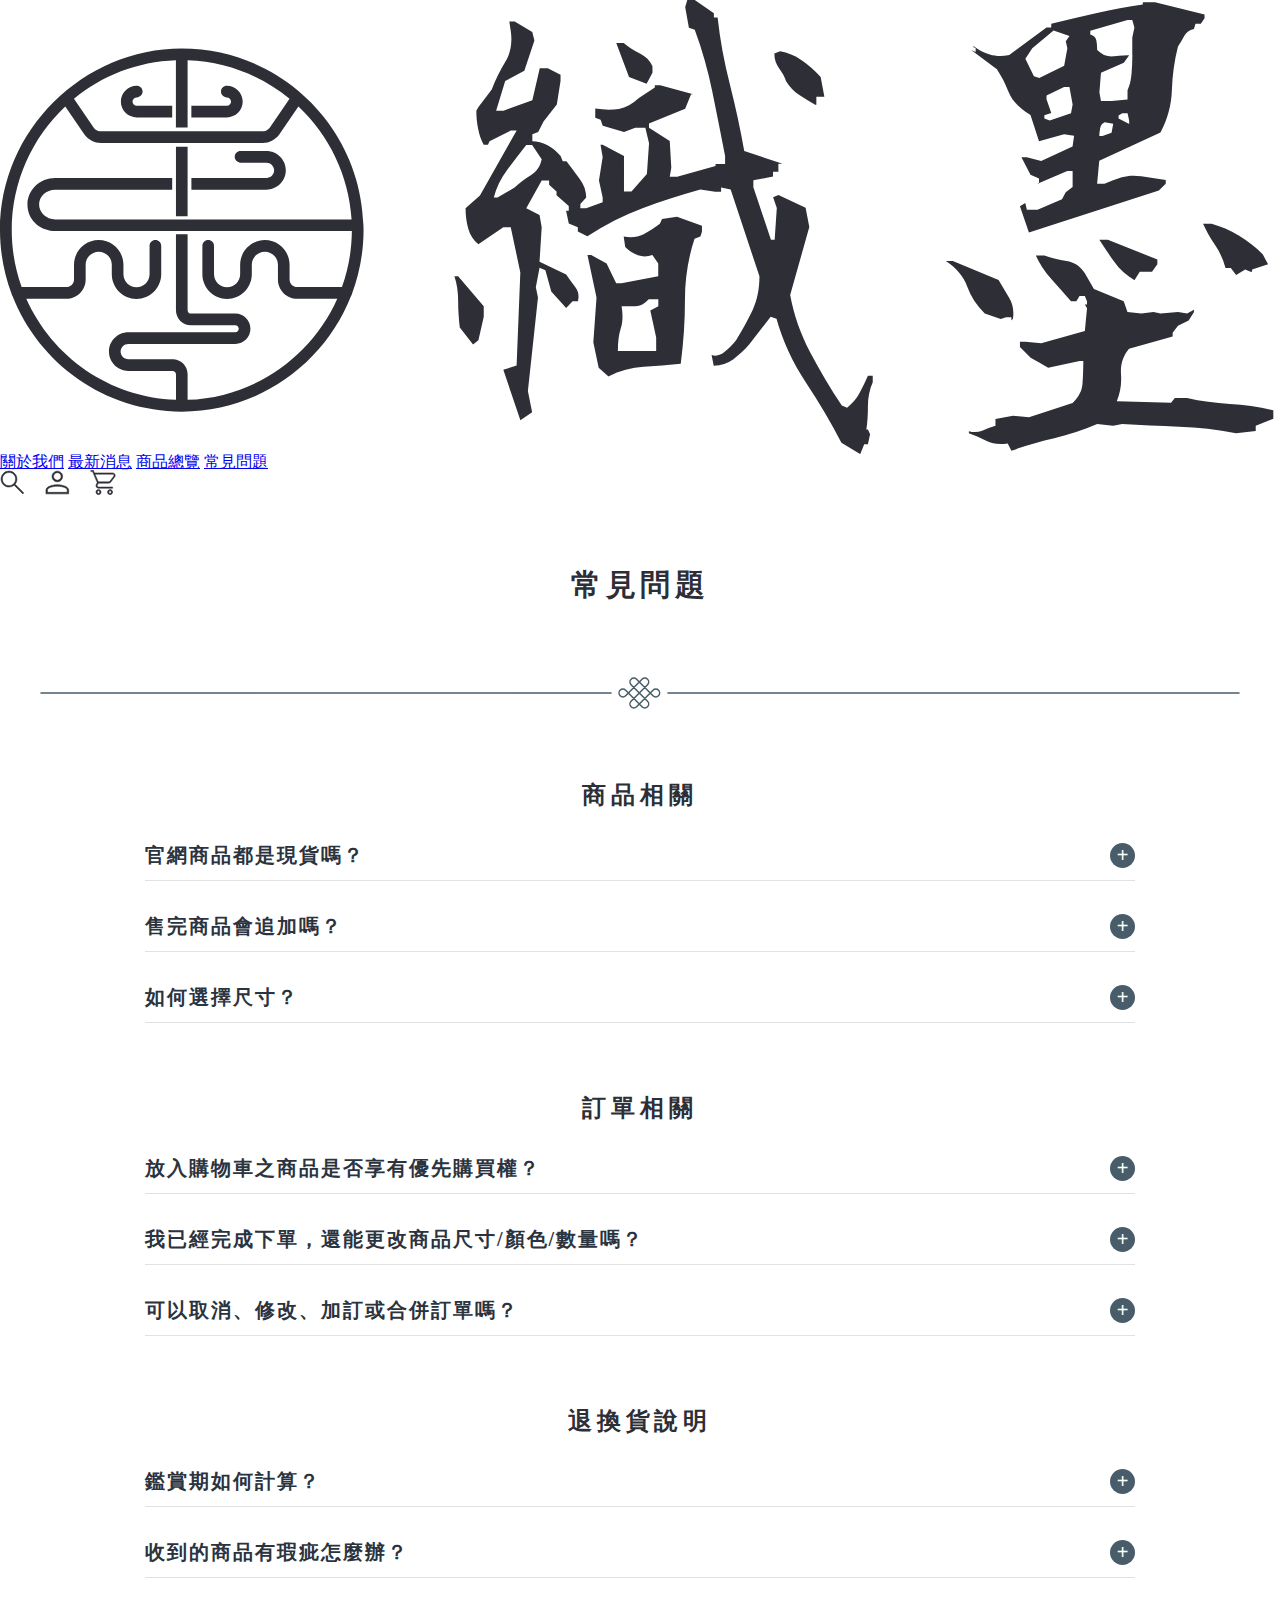
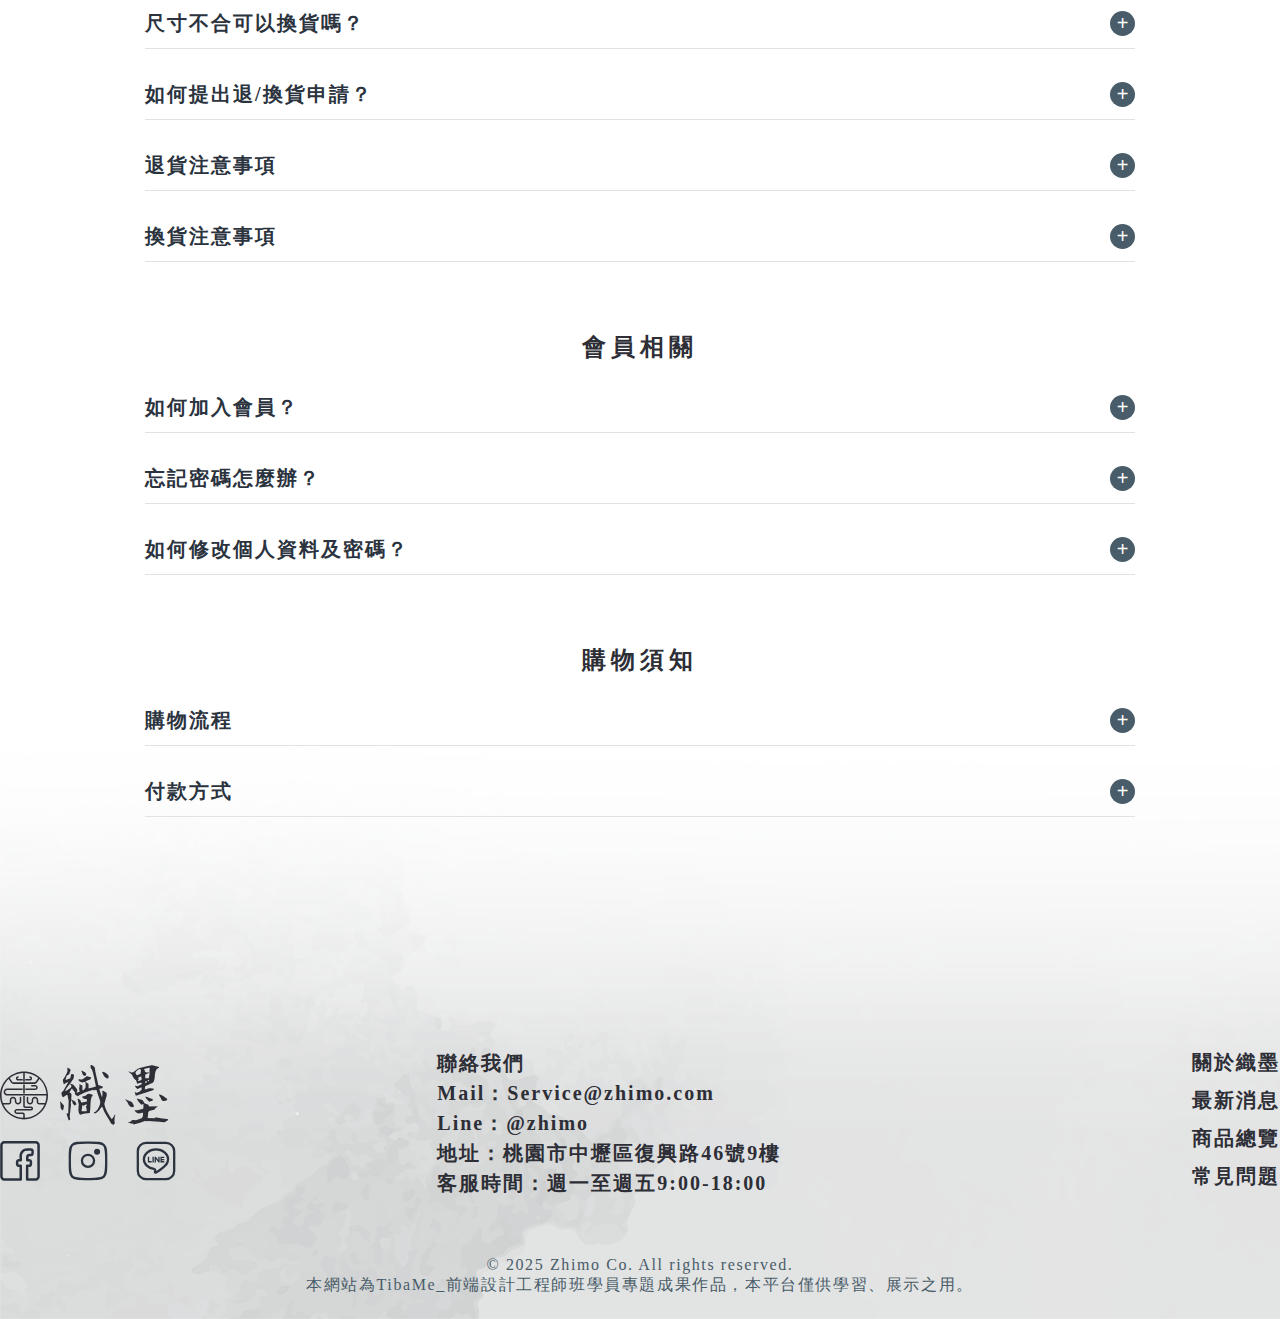
<file: faq.html>
<!DOCTYPE html>
<html lang="en">
<head>
    <meta charset="UTF-8">
    <meta name="viewport" content="width=device-width, initial-scale=1.0">
    <title>常見問題｜織墨</title>
    <link rel="stylesheet" href="./css/reset.css">
    <link rel="stylesheet" href="./css/common.css">
    <link rel="stylesheet" href="./css/grid.css">
    <link rel="stylesheet" href="./css/faq.css">
</head>
<body>
    <!-- header -->
    <header class="main-header">
        <div class="header-container">
            <!-- logo -->
            <a href="index.html" class="header-logo">
                <img src="./img/logo.svg" alt="LOGO">
            </a>
            <!-- menu -->
            <nav class="main-nav">
                <a href="about.html">關於我們</a>
                <a href="news.html">最新消息</a>
                <a href="allitems.html">商品總覽</a>
                <a href="faq.html">常見問題</a>
                <div class="header-icons">
                    <a href="#" class="icon-img">
                        <img src="img/header/header-icon-search.svg" alt="搜尋">
                    </a>
                    <a href="login.html" class="icon-img">
                        <img src="./img/header/header-icon-account.svg" alt="會員">
                    </a>
                    <a href="cart.html" class="icon-img">
                        <img src="./img/header/header-icon-cart.svg" alt="購物車">
                    </a>
                </div>
            </nav>
        </div>
    </header>
    <!-- main-area -->
    <main>
        <section class="qa-area container">
            <div class="large-title">
                <h3>常見問題</h3>
            </div>
            <div class="decoline"></div>
            <div class="main-area">
                <div class="about-items">
                    <h4 class="accordion-title">商品相關</h4>
                    <div class="accordion-items">
                        <div class="faq-items">
                            <input type="checkbox" id="faq1" class="faq-checkbox" hidden>
                            <label for="faq1" class="faq-header">
                                <h5>官網商品都是現貨嗎？</h5>
                                <div class="faq-icon"></div>
                            </label>
                            <div class="faq-body">
                                <div class="faq-content">
                                    <p>官網可選購商品皆為現貨，部分款式如有預購會於商品說明頁另行標示。如有觀望售完商品，可於商品頁面按下「到貨通知我」，後續如有補貨，系統會寄出補貨通知信給您。</p>
                                </div>
                            </div>
                        </div>
                        <div class="faq-items">
                            <input type="checkbox" id="faq2" class="faq-checkbox" hidden>
                            <label for="faq2" class="faq-header">
                                <h5>售完商品會追加嗎？</h5>
                                <div class="faq-icon"></div>
                            </label>
                            <div class="faq-body">
                                <div class="faq-content">
                                    <p>官網上顯示售完的商品不一定會進行追加，建議您若有喜歡的款式可盡早購買，如有商品相關問題歡迎加入官方LINE詢問客服專員。</p>
                                </div>
                            </div>
                        </div>
                        <div class="faq-items">
                            <input type="checkbox" id="faq3" class="faq-checkbox" hidden>
                            <label for="faq3" class="faq-header">
                                <h5>如何選擇尺寸？</h5>
                                <div class="faq-icon"></div>
                            </label>
                            <div class="faq-body">
                                <div class="faq-content">
                                    <p>商品頁面皆有提供尺寸對照表，可以依據個人身材及穿著習慣選擇尺寸。如有特殊需求或疑問，歡迎加入官方LINE詢問，由我們為您推薦適合的尺寸。</p>
                                </div>
                            </div>
                        </div>
                    </div>
                </div>
                <div class="about-order">
                    <h4 class="accordion-title">訂單相關</h4>
                    <div class="accordion-items">
                        <div class="faq-items">
                            <input type="checkbox" id="faq4" class="faq-checkbox" hidden>
                            <label for="faq4" class="faq-header">
                                <h5>放入購物車之商品是否享有優先購買權？</h5>
                                <div class="faq-icon"></div>
                            </label>
                            <div class="faq-body">
                                <div class="faq-content">
                                    <p>未完成結帳前，將商品加入購物車並無保留庫存功能，商品庫存皆以結帳完成順序為依據。</p>
                                </div>
                            </div>
                        </div>
                        <div class="faq-items">
                            <input type="checkbox" id="faq5" class="faq-checkbox" hidden>
                            <label for="faq5" class="faq-header">
                                <h5>我已經完成下單，還能更改商品尺寸/顏色/數量嗎？</h5>
                                <div class="faq-icon"></div>
                            </label>
                            <div class="faq-body">
                                <div class="faq-content">
                                    <p>訂單確認送出後即無法修改訂單內容，請務必於下單前再次確認您的購物清單是否正確，如有訂單相關疑問，請於下單前盡速聯繫客服專員。</p>
                                </div>
                            </div>
                        </div>
                        <div class="faq-items">
                            <input type="checkbox" id="faq6" class="faq-checkbox" hidden>
                            <label for="faq6" class="faq-header">
                                <h5>可以取消、修改、加訂或合併訂單嗎？</h5>
                                <div class="faq-icon"></div>
                            </label>
                            <div class="faq-body">
                                <div class="faq-content">
                                    <p>如訂單狀態已進入出貨處理流程則無法取消訂單。</p>
                                </div>
                            </div>
                        </div>
                    </div>
                </div>
                <div class="about-send">
                    <h4 class="accordion-title">退換貨說明</h4>
                    <div class="accordion-items">
                        <div class="faq-items">
                            <input type="checkbox" id="faq7" class="faq-checkbox" hidden>
                            <label for="faq7" class="faq-header">
                                <h5>鑑賞期如何計算？</h5>
                                <div class="faq-icon"></div>
                            </label>
                            <div class="faq-body">
                                <div class="faq-content">
                                    <p>如收到之商品尺寸不合或未符期望，根據消費者保護法之規定，織墨提供消費者商品到貨『七天鑑賞期』之權益，鑑賞期以收到商品次日起算。提醒您，此鑑賞期並非『試用期』，如後續須退貨，商品必須為全新狀態且包裝完整（包含商品主體、附件、包裝及贈品等）。</p>
                                </div>
                            </div>
                        </div>
                        <div class="faq-items">
                            <input type="checkbox" id="faq8" class="faq-checkbox" hidden>
                            <label for="faq8" class="faq-header">
                                <h5>收到的商品有瑕疵怎麼辦？</h5>
                                <div class="faq-icon"></div>
                            </label>
                            <div class="faq-body">
                                <div class="faq-content">
                                    <p>如收到商品有異常，請保持商品全新，並立即聯繫客服提供商品實際照片，並且附上您的會員名稱、電話、訂單編號，客服收到資訊後會盡快與您聯繫。</p>
                                </div>
                            </div>
                        </div>
                        <div class="faq-items">
                            <input type="checkbox" id="faq9" class="faq-checkbox" hidden>
                            <label for="faq9" class="faq-header">
                                <h5>尺寸不合可以換貨嗎？</h5>
                                <div class="faq-icon"></div>
                            </label>
                            <div class="faq-body">
                                <div class="faq-content">
                                    <p>如有尺寸不合之狀況，可於七天鑑賞期內提出一次換貨申請，換貨僅提供同款商品之尺寸更換，款式及顏色恕無法更動，換貨運費由織墨負擔。</p>
                                </div>
                            </div>
                        </div>
                        <div class="faq-items">
                            <input type="checkbox" id="faq10" class="faq-checkbox" hidden>
                            <label for="faq10" class="faq-header">
                                <h5>如何提出退/換貨申請？</h5>
                                <div class="faq-icon"></div>
                            </label>
                            <div class="faq-body">
                                <div class="faq-content">
                                    <p>請於訂單訊息提出退/換貨申請，並簡述相關原因，客服人員將主動回覆受理。由於退/換貨需來回核對資料，建議可加入官方LINE(ID:@Zhimo)，並留下您的會員姓名/電話/訂單編號，客服人員將於上班期間依序回覆您的訊息。</p>
                                </div>
                            </div>
                        </div>
                        <div class="faq-items">
                            <input type="checkbox" id="faq11" class="faq-checkbox" hidden>
                            <label for="faq11" class="faq-header">
                                <h5>退貨注意事項</h5>
                                <div class="faq-icon"></div>
                            </label>
                            <div class="faq-body">
                                <div class="faq-content">
                                    <p>退貨標準：官網購買之商品享七天鑑賞期，鑑賞期以收到商品次日起算，提供一次退貨免運費服務。
                                    <br>
                                    <br>如訂單使用優惠卷/購物金，想拆單退貨之退款說明：
                                    <br>1.因優惠折扣/購物金會平均扣至訂單中每項商品，因此退款金額依發票明細金額為主，並非原價退款。
                                    <br>2.如無法接受者，請以全單退貨，待購物金重回帳戶後再重新下單。
                                    <br>請留意將您收到之「完整商品、配件、贈品、商品吊牌」保持全新無汙損，並將須退貨之商品恢復原包裝。
                                    <br>
                                    <br>※提醒您，如無故或惡意違反織墨相關訂購與退貨相關規則，本公司有權暫停您的帳號並拒絕您使用本服務，同時列為交易黑名單，請您留意。
                                    <br>
                                    <br>退貨流程：
                                    <br>① 確認商品符合退貨標準 (商品保持全新、無汙損、吊牌未剪並恢復原包裝，請使用袋子/箱子包裝完整)
                                    <br>② 聯繫客服申請退貨
                                    <br>③ 客服派車取回退貨
                                    <br>④ 退貨商品審核
                                    <br>⑤ 退款程序通知
                                    <br>⑥ 收到退款</p>
                                </div>
                            </div>
                        </div>
                        <div class="faq-items">
                            <input type="checkbox" id="faq12" class="faq-checkbox" hidden>
                            <label for="faq12" class="faq-header">
                                <h5>換貨注意事項</h5>
                                <div class="faq-icon"></div>
                            </label>
                            <div class="faq-body">
                                <div class="faq-content">
                                    <p>換貨標準：官網購買之商品享七天鑑賞期，鑑賞期以收到商品次日起算，提供一次換貨免運費服務。
                                    <br>
                                    <br>請留意將您收到之「完整商品、配件、贈品、商品吊牌」保持全新無汙損，並將須換貨之商品恢復原包裝。（換貨無須附回贈品）
                                    <br>僅提供同款商品尺寸更換，款式與顏色恕無法更動；如需更換款式/顏色，恕不提供換貨服務，請申請退貨流程。
                                    <br>
                                    <br>換貨流程：
                                    <br>① 確認商品符合換貨標準 (商品保持全新、無汙損、吊牌未剪並恢復原包裝、鞋盒外箱請勿黏貼，請另使用袋子/箱子包裝完整)
                                    <br>② 聯繫客服申請換貨
                                    <br>③ 客服派車取回換貨商品
                                    <br>④ 換貨商品審核
                                    <br>⑤ 寄出新的商品
                                    <br>⑥ 完成取件</p>
                                </div>
                            </div>
                        </div>
                    </div>
                </div>
                <div class="about-member">
                    <h4 class="accordion-title">會員相關</h4>
                    <div class="accordion-items">
                        <div class="faq-items">
                            <input type="checkbox" id="faq13" class="faq-checkbox" hidden>
                            <label for="faq13" class="faq-header">
                                <h5>如何加入會員？</h5>
                                <div class="faq-icon"></div>
                            </label>
                            <div class="faq-body">
                                <div class="faq-content">
                                    <p>點選網頁右上方【會員登入】→【註冊會員】或【 LINE註冊 】，填寫基本資料並按下【立即加入】即可成為織墨會員。
                                    <br>※織墨提供多種管道快速註冊，請留意註冊之E-mail帳號不同，無法合併累積消費金額。</p>
                                </div>
                            </div>
                        </div>
                        <div class="faq-items">
                            <input type="checkbox" id="faq14" class="faq-checkbox" hidden>
                            <label for="faq14" class="faq-header">
                                <h5>忘記密碼怎麼辦？</h5>
                                <div class="faq-icon"></div>
                            </label>
                            <div class="faq-body">
                                <div class="faq-content">
                                    <p>點選網頁右上方【會員登入】→【忘記密碼】輸入您當初加入會員使用之 E-mail，系統會自動將密碼寄到您註冊的信箱中。</p>
                                </div>
                            </div>
                        </div>
                        <div class="faq-items">
                            <input type="checkbox" id="faq15" class="faq-checkbox" hidden>
                            <label for="faq15" class="faq-header">
                                <h5>如何修改個人資料及密碼？</h5>
                                <div class="faq-icon"></div>
                            </label>
                            <div class="faq-body">
                                <div class="faq-content">
                                    <p>點選網頁右上方【會員登入】，登入後即可於右上【帳戶】頁面修改個人資料。</p>
                                </div>
                            </div>
                        </div>
                    </div>
                </div>
                <div class="about-shop">
                    <h4 class="accordion-title">購物須知</h4>
                    <div class="accordion-items">
                        <div class="faq-items">
                            <input type="checkbox" id="faq16" class="faq-checkbox" hidden>
                            <label for="faq16" class="faq-header">
                                <h5>購物流程</h5>
                                <div class="faq-icon"></div>
                            </label>
                            <div class="faq-body">
                                <div class="faq-content">
                                    <p>① 註冊會員 / 登入會員：
                                    <br>② 選擇款式/尺寸/數量 > 加入購物車 > 選擇送貨/付款方式 > 前往結帳
                                    <br>③ 填寫資料(收件人、電話、地址)
                                    <br>④ 提交訂單
                                    <br>⑤ 付款完成即完成訂購
                                    <br>
                                    <br>※若付款方式為信用卡繳費，請在提交訂單後立即完成結帳，若轉跳到其他頁面，訂單即失效。
                                    <br>※國內配送時間約2-3個工作天，如遇包裹物流量較大的情況，配送時間將依據當地實際貨運狀態為主，若您遲遲未收到商品，請盡速與客服連絡。
                                    <br>※當包裹出貨完成未被領取或拒收退回(出貨後7日計算)，該訂購帳號若達三次將被列為交易黑名單，請您留意。</p>
                                </div>
                            </div>
                        </div>
                        <div class="faq-items">
                            <input type="checkbox" id="faq17" class="faq-checkbox" hidden>
                            <label for="faq17" class="faq-header">
                                <h5>付款方式</h5>
                                <div class="faq-icon"></div>
                            </label>
                            <div class="faq-body">
                                <div class="faq-content">
                                    <p>• ATM 虛擬代碼繳費：
                                    <br>提交訂單後，即取得一組 ATM 虛擬帳號，可至實體 ATM 櫃員機或網路銀行輸入虛擬帳號轉帳付款。
                                    <br>（請於72小時內繳費完成，若超出時間訂單即刻失效。）
                                    <br>
                                    <br>• 信用卡（支援Visa, Master, JCB）
                                    <br>提交訂單後，輸入該信用卡卡號與檢核碼等資料，即完成線上刷卡。(請於提交訂單後立即付款，若轉跳頁面訂單即刻失效。)
                                    <br>
                                    <br>• Line Pay
                                    <br>提交訂單後，進入Line Pay登入畫面，請於手機中打開Line Pay並完成付款。（請於提交訂單後20分鐘內完成付款，若逾時訂單即刻失效。）
                                    <br>
                                    <br>※如訂單付款失敗，系統自動取消的購物金、優惠券於訂單取消後進行恢復，對於訂單內容上有任何問題請立即與客服專員連繫。</p>
                                </div>
                            </div>
                        </div>
                    </div>
                </div>
            </div>
        </section>
    </main>
    <!-- footer -->
    <footer class="main-footer">
        <div class="footer-bg"></div>
        <div class="footer-container">
            <div class="footer-brand">
                <a href="index.html" class="footer-logo">
                    <img src="./img/logo.svg" alt="LOGO">
                </a>
                <div class="footer-icons">
                    <a href="#" class="footer-img">
                        <img src="./img/footer/footer-icon-fb.svg" alt="facebook">
                    <a href="#" class="footer-img">
                        <img src="./img/footer/footer-icon-ins.svg" alt="instagram">
                    </a>
                    <a href="#" class="footer-img">
                        <img src="./img/footer/footer-icon-line.svg" alt="line">
                    </a>
                    </a>
                </div>
            </div>
            <div class="footer-contact">
                <h5>聯絡我們</h5>
                <p>Mail：Service@zhimo.com</p>
                <p>Line：@zhimo</p>
                <p>地址：桃園市中壢區復興路46號9樓</p>
                <p>客服時間：週一至週五9:00-18:00</p>
            </div>
            <div class="footer-link">
                <ul>
                    <li><a href="about.html">關於織墨</a></li>
                    <li><a href="news.html">最新消息</a></li>
                    <li><a href="allitems.html">商品總覽</a></li>
                    <li><a href="faq.html">常見問題</a></li>
                </ul>
            </div>
            <div class="copyright">
                <p>&copy; 2025 Zhimo Co. All rights reserved.</p>
                <p>本網站為TibaMe_前端設計工程師班學員專題成果作品，本平台僅供學習、展示之用。</p>
            </div>
        </div>
    </footer>
</body>
</html>
</file>
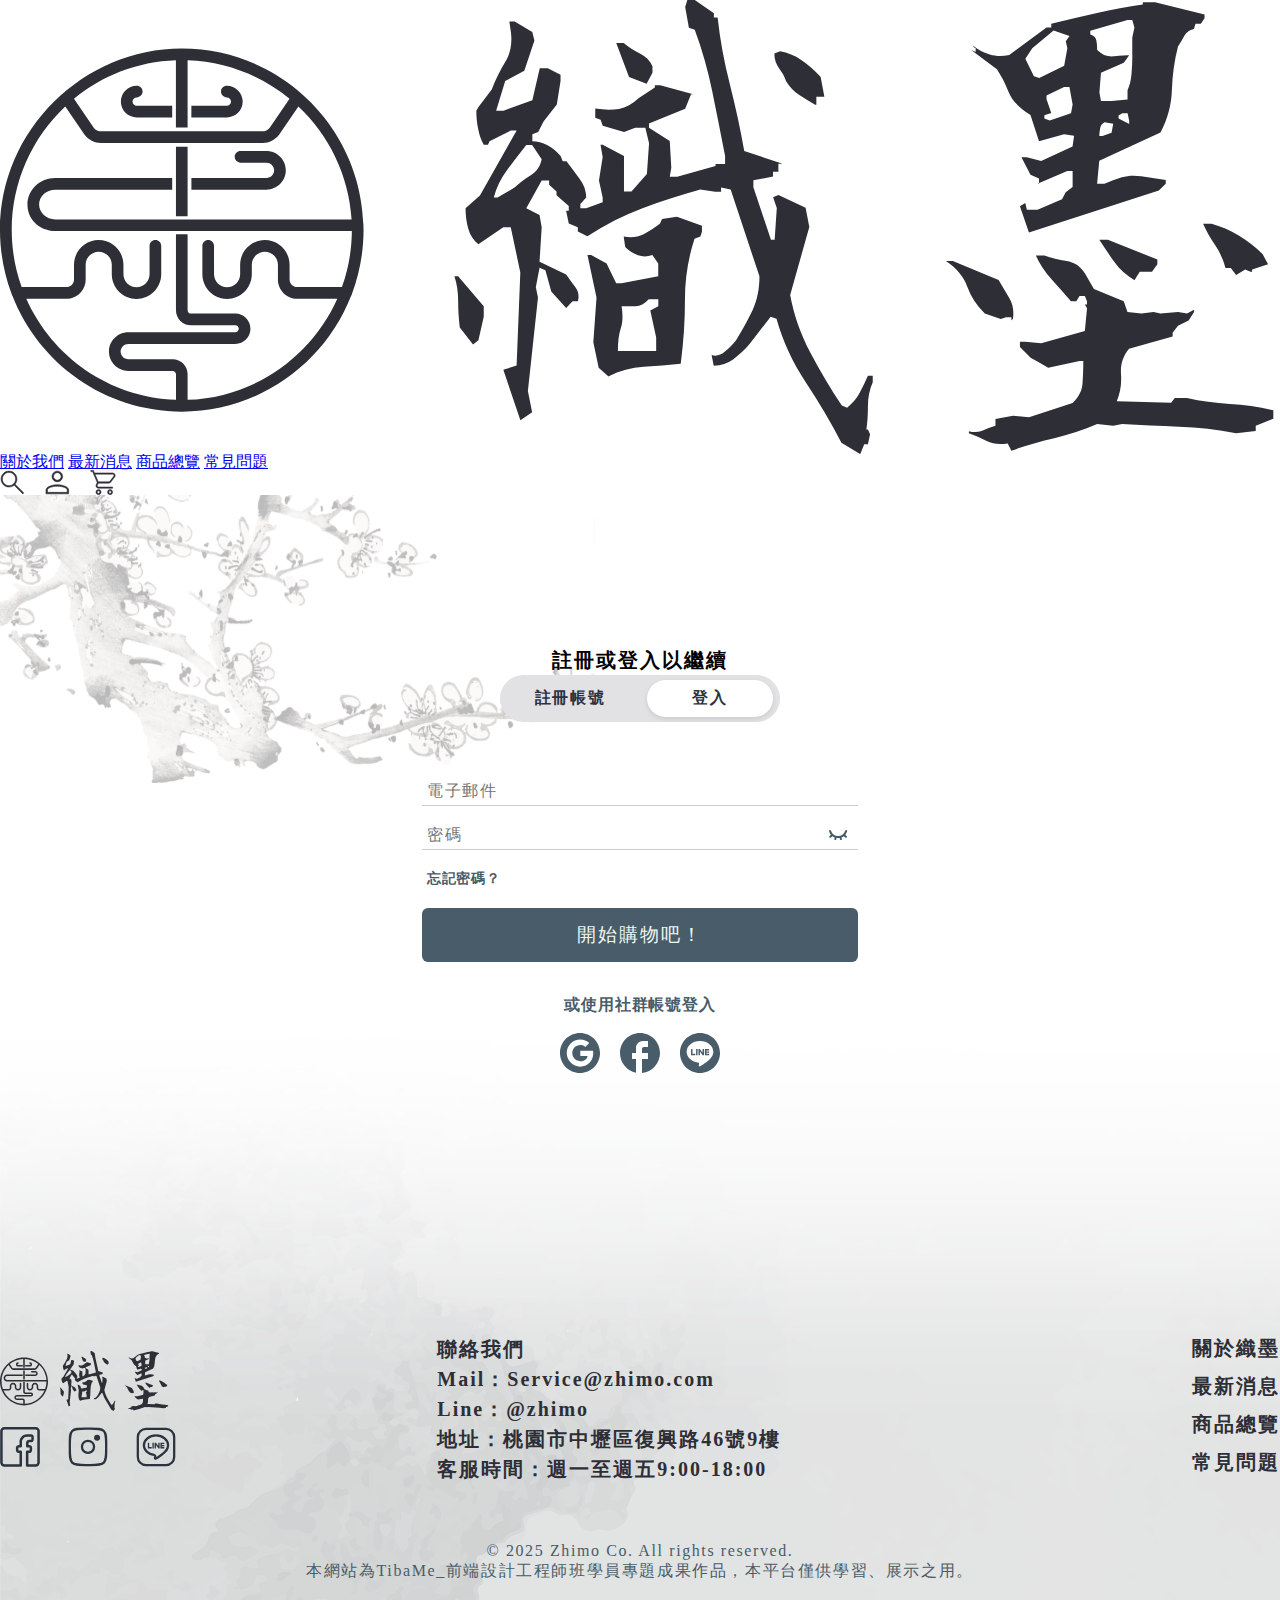
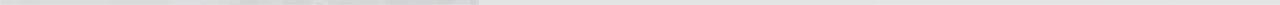
<file: login.html>
<!DOCTYPE html>
<html lang="en">
<head>
    <meta charset="UTF-8">
    <meta name="viewport" content="width=device-width, initial-scale=1.0">
    <title>織墨</title>
    <link rel="stylesheet" href="./css/reset.css">
    <link rel="stylesheet" href="./css/common.css">
    <link rel="stylesheet" href="./css/grid.css">
    <link rel="stylesheet" href="./css/login.css">
</head>
<body>
    <!-- header -->
    <header class="main-header">
        <div class="header-container">
            <!-- logo -->
            <a href="index.html" class="header-logo">
                <img src="./img/logo.svg" alt="LOGO">
            </a>
            <!-- menu -->
            <nav class="main-nav">
                <a href="about.html">關於我們</a>
                <a href="news.html">最新消息</a>
                <a href="allitems.html">商品總覽</a>
                <a href="faq.html">常見問題</a>
                <div class="header-icons">
                    <a href="#" class="icon-img">
                        <img src="./img/header/header-icon-search.svg" alt="搜尋">
                    </a>
                    <a href="login.html" class="icon-img">
                        <img src="./img/header/header-icon-account.svg" alt="會員">
                    </a>
                    <a href="cart.html" class="icon-img">
                        <img src="./img/header/header-icon-cart.svg" alt="購物車">
                    </a>
                </div>
            </nav>
        </div>
    </header>
    <!-- main-area -->
    <main>
        <section class="form-area container">
            <h5>註冊或登入以繼續</h5>
            <div class="register-login">
                <div class="toggle-button">
                    <button id="registerBTN">註冊帳號</button>
                    <button id="loginBTN" class="active">登入</button>
                </div>
                <form id="register-form" class="form-section hidden">
                    <input type="tel" placeholder="手機號碼">
                    <input type="email" placeholder="電子郵件">
                    <label class="check-box">
                        <input type="checkbox">
                        <span>我同意網站
                            <a href="#">服務條款</a>
                            及
                            <a href="#">隱私權政策</a>
                        </span>
                    </label>
                    <button class="continue-btn">下一步</button>
                    <div class="social-login">
                        <p>或使用社群帳號註冊</p>
                        <div class="social-btn">
                            <button><img src="./img/login/login-icon-google.svg" alt="google"></button>
                            <button><img src="./img/login/login-icon-fb.svg" alt="facebook"></button>
                            <button><img src="./img/login/login-icon-line.svg" alt="line"></button>
                        </div>
                    </div>
                </form>
                <form id="login-form" class="form-section active">
                    <input type="email" placeholder="電子郵件">
                    <div class="password-input">
                        <input type="password" placeholder="密碼">
                        <span class="toggle-password" id="togglePassword">
                            <img src="./img/login/login-close.svg" alt="eye">
                        </span>
                    </div>
                    <span class="forget-password">
                        <a href="#">忘記密碼？</a>
                    </span>
                    <button class="continue-btn">開始購物吧！</button>
                    <div class="social-login">
                        <p>或使用社群帳號登入</p>
                        <div class="social-btn">
                            <button><img src="./img/login/login-icon-google.svg" alt="google"></button>
                            <button><img src="./img/login/login-icon-fb.svg" alt="facebook"></button>
                            <button><img src="./img/login/login-icon-line.svg" alt="line"></button>
                        </div>
                    </div>
                </form>
            </div>
        </section>
    </main>
    <!-- footer -->
    <footer class="main-footer">
        <div class="footer-bg"></div>
        <div class="footer-container">
            <div class="footer-brand">
                <a href="index.html" class="footer-logo">
                    <img src="./img/logo.svg" alt="LOGO">
                </a>
                <div class="footer-icons">
                    <a href="#" class="footer-img">
                        <img src="./img/footer/footer-icon-fb.svg" alt="facebook">
                    <a href="#" class="footer-img">
                        <img src="./img/footer/footer-icon-ins.svg" alt="instagram">
                    </a>
                    <a href="#" class="footer-img">
                        <img src="./img/footer/footer-icon-line.svg" alt="line">
                    </a>
                    </a>
                </div>
            </div>
            <div class="footer-contact">
                <h5>聯絡我們</h5>
                <p>Mail：Service@zhimo.com</p>
                <p>Line：@zhimo</p>
                <p>地址：桃園市中壢區復興路46號9樓</p>
                <p>客服時間：週一至週五9:00-18:00</p>
            </div>
            <div class="footer-link">
                <ul>
                    <li><a href="about.html">關於織墨</a></li>
                    <li><a href="news.html">最新消息</a></li>
                    <li><a href="allitems.html">商品總覽</a></li>
                    <li><a href="faq.html">常見問題</a></li>
                </ul>
            </div>
            <div class="copyright">
                <p>&copy; 2025 Zhimo Co. All rights reserved.</p>
                <p>本網站為TibaMe_前端設計工程師班學員專題成果作品，本平台僅供學習、展示之用。</p>
            </div>
        </div>
    </footer>
</body>
</html>
</file>
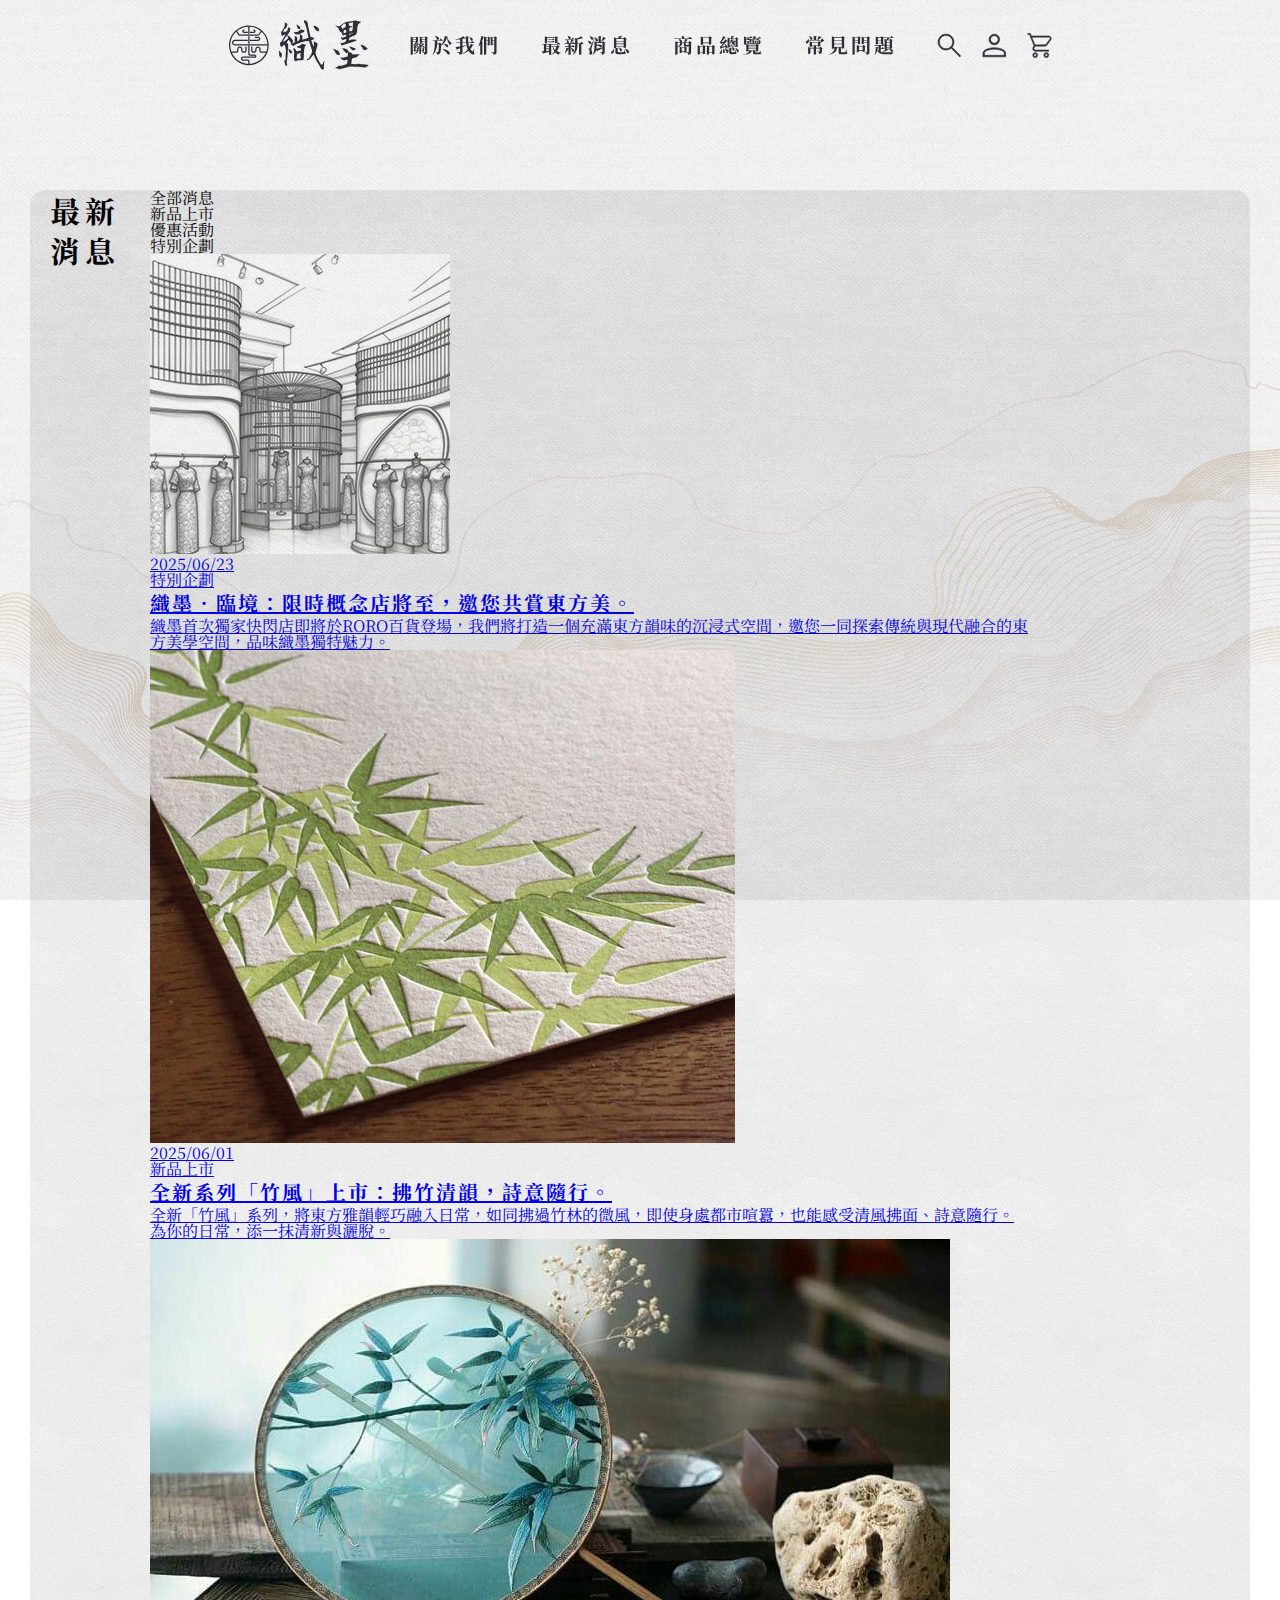
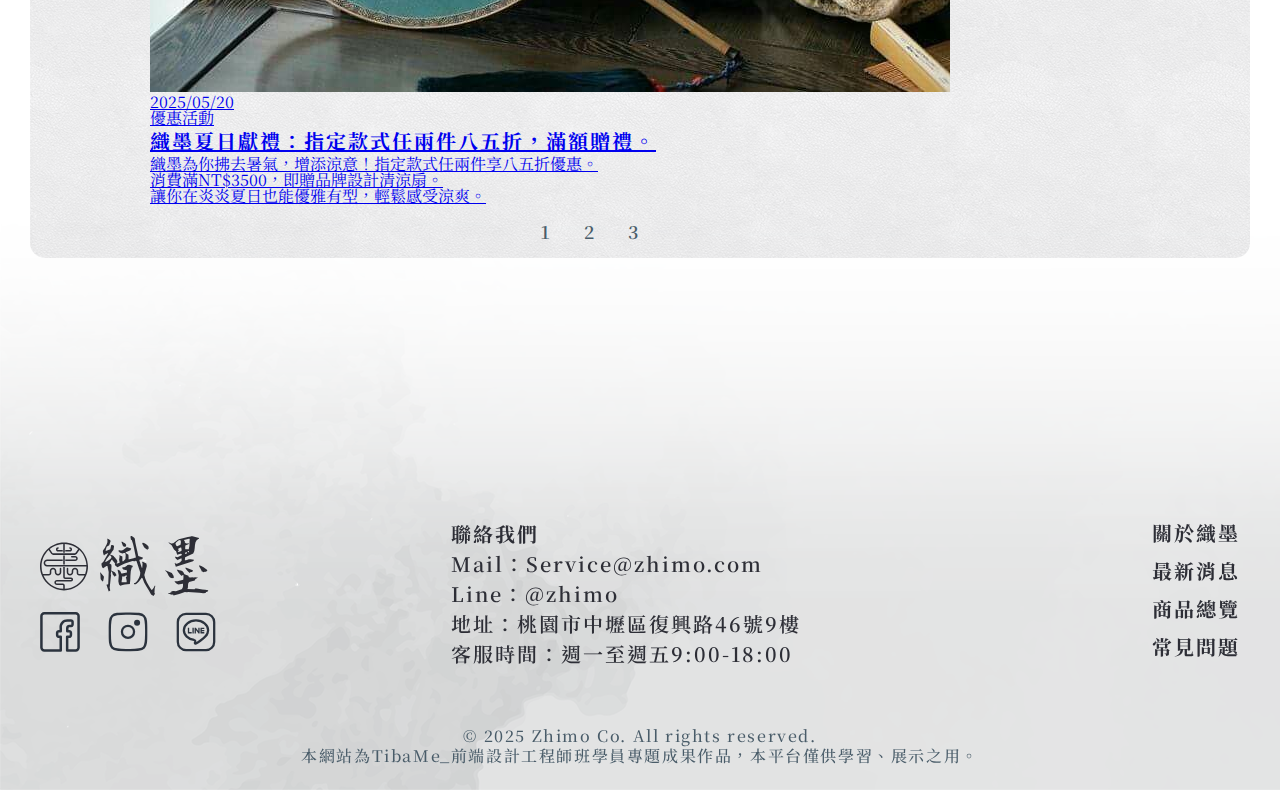
<file: news.html>
<!DOCTYPE html>
<html lang="en">

<head>
    <meta charset="UTF-8">
    <meta name="viewport" content="width=device-width, initial-scale=1.0">
    <title>最新消息｜織墨</title>
    <link rel="preconnect" href="https://fonts.googleapis.com">
    <link rel="preconnect" href="https://fonts.gstatic.com" crossorigin>
    <link href="https://fonts.googleapis.com/css2?family=Noto+Serif+TC:wght@200..900&display=swap" rel="stylesheet">
    <link rel="stylesheet" href="./css/reset.css">
    <link rel="stylesheet" href="./css/common.css">
    <link rel="stylesheet" href="./css/grid.css">
    <link rel="stylesheet" href="./css/news.css">
</head>

<body>
    <div class="material"></div>
    <!-- header -->
    <header class="main-header container">
        <div class="header">
            <!-- logo -->
            <a href="index.html" class="header-logo">
                <img src="./img/logo.svg" alt="LOGO">
            </a>
            <!-- menu -->
            <div class="nav-area">
                <div class="main-nav">
                    <ul class="nav-list">
                        <div class="nav-head">
                            <a href="index.html" class="nav-logo">
                                <img src="./img/logo.svg" alt="LOGO">
                            </a>
                            <div class="nav-icon">
                                <a href="#" class="icon-img">
                                    <img src="./img/header/header-icon-search.svg" alt="搜尋">
                                </a>
                                <a href="login.html" class="icon-img">
                                    <img src="./img/header/header-icon-account.svg" alt="會員">
                                </a>
                                <a href="cart.html" class="icon-img">
                                    <img src="./img/header/header-icon-cart.svg" alt="購物車">
                                </a>
                            </div>
                        </div>
                        <li><a href="about.html">關於我們</a></li>
                        <li><a href="news.html">最新消息</a></li>
                        <li>
                            <a href="allitems.html" class="nav-item">商品總覽</a>
                            <ul class="submenu">
                                <li><a href="allitems.html">全部商品</a></li>
                                <li><a href="allitems.html">新品上市</a></li>
                                <li><a href="allitems.html">熱門商品</a></li>
                                <li><a href="allitems.html">優惠專區</a></li>
                                <li><a href="allitems.html">上衣</a></li>
                                <li><a href="allitems.html">下裝</a></li>
                                <li><a href="allitems.html">洋裝</a></li>
                                <li><a href="allitems.html">外套</a></li>
                                <li><a href="allitems.html">配飾</a></li>
                            </ul>
                        </li>
                        <li><a href="faq.html">常見問題</a></li>
                    </ul>
                </div>
                <div class="header-icons">
                    <a href="#" class="icon-img">
                        <img src="./img/header/header-icon-search.svg" alt="搜尋">
                    </a>
                    <a href="login.html" class="icon-img">
                        <img src="./img/header/header-icon-account.svg" alt="會員">
                    </a>
                    <a href="cart.html" class="icon-img">
                        <img src="./img/header/header-icon-cart.svg" alt="購物車">
                    </a>
                </div>
                <div class="hb unclick">
                    <span class="hb-line"></span>
                    <span class="hb-text">
                        <span class="open">MENU</span>
                        <span class="close hide">CLOSE</span>
                    </span>
                </div>
            </div>
        </div>
    </header>
    <!-- main-area -->
    <main>
        <section class="news">
            <div class="news-area container">
                <div class="news-title col-12 col-md-1">
                    <h3>最新消息</h3>
                </div>
                <div class="news-list col-12 col-md-9">
                    <ul class="category-list">
                        <li class="category-item active">
                            <span class="category-link">全部消息</span>
                        </li>
                        <li class="category-item">
                            <span class="category-link">新品上市</span>
                        </li>
                        <li class="category-item">
                            <span class="category-link">優惠活動</span>
                        </li>
                        <li class="category-item">
                            <span class="category-link">特別企劃</span>
                        </li>
                    </ul>
                    <div class="news-list-item">
                        <a href="news.html">
                            <div class="news-pic">
                                <img src="./img/news/news-s (4).jpg" alt="">
                            </div>
                            <div class="news-content">
                                <div class="news-time">
                                    <p class="news-date">2025/06/23</p>
                                    <p class="news-tag">特別企劃</p>
                                </div>
                                <div class="news-detail">
                                    <h5>織墨．臨境：限時概念店將至，邀您共賞東方美。</h5>
                                    <p>織墨首次獨家快閃店即將於RORO百貨登場，我們將打造一個充滿東方韻味的沉浸式空間，邀您一同探索傳統與現代融合的東方美學空間，品味織墨獨特魅力。</p>
                                </div>
                            </div>
                        </a>
                    </div>
                    <div class="news-list-item">
                        <a href="news.html">
                            <div class="news-pic">
                                <img src="./img/news/news (1).jpg" alt="">
                            </div>
                            <div class="news-content">
                                <div class="news-time">
                                    <p class="news-date">2025/06/01</p>
                                    <p class="news-tag">新品上市</p>
                                </div>
                                <div class="news-detail">
                                    <h5>全新系列「竹風」上市：拂竹清韻，詩意隨行。</h5>
                                    <p>全新「竹風」系列，將東方雅韻輕巧融入日常，如同拂過竹林的微風，即使身處都市喧囂，也能感受清風拂面、詩意隨行。<br>為你的日常，添一抹清新與灑脫。
                                    </p>
                                </div>
                            </div>
                        </a>
                    </div>
                    <div class="news-list-item">
                        <a href="news.html">
                            <div class="news-pic">
                                <img src="./img/news/news (2).jpg" alt="">
                            </div>
                            <div class="news-content">
                                <div class="news-time">
                                    <p class="news-date">2025/05/20</p>
                                    <p class="news-tag">優惠活動</p>
                                </div>
                                <div class="news-detail">
                                    <h5>織墨夏日獻禮：指定款式任兩件八五折，滿額贈禮。</h5>
                                    <p>織墨為你拂去暑氣，增添涼意！指定款式任兩件享八五折優惠。<br>消費滿NT$3500，即贈品牌設計清涼扇。<br>讓你在炎炎夏日也能優雅有型，輕鬆感受涼爽。
                                    </p>
                                </div>
                            </div>
                        </a>
                    </div>
                    <nav class="page-navigation col-12">
                        <ul class="pagigation">
                            <li class="page-item active">
                                <a class="page-link" href="#">1</a>
                            </li>
                            <li class="page-item">
                                <a class="page-link" href="#">2</a>
                            </li>
                            <li class="page-item">
                                <a class="page-link" href="#">3</a>
                            </li>
                        </ul>
                    </nav>
                </div>
            </div>
        </section>
    </main>
    <!-- footer -->
    <footer class="main-footer">
        <div class="footer-bg"></div>
        <div class="footer-container container">
            <div class="footer-brand">
                <a href="index.html" class="footer-logo">
                    <img src="./img/logo.svg" alt="LOGO">
                </a>
                <div class="footer-icons">
                    <a href="#" class="footer-img">
                        <img src="./img/footer/footer-icon-fb.svg" alt="facebook">
                        <a href="#" class="footer-img">
                            <img src="./img/footer/footer-icon-ins.svg" alt="instagram">
                        </a>
                        <a href="#" class="footer-img">
                            <img src="./img/footer/footer-icon-line.svg" alt="line">
                        </a>
                    </a>
                </div>
            </div>
            <div class="footer-contact">
                <p class="contact-title">聯絡我們</p>
                <p>Mail：Service@zhimo.com</p>
                <p>Line：@zhimo</p>
                <p>地址：桃園市中壢區復興路46號9樓</p>
                <p>客服時間：週一至週五9:00-18:00</p>
            </div>
            <div class="footer-link">
                <ul>
                    <li><a href="about.html">關於織墨</a></li>
                    <li><a href="news.html">最新消息</a></li>
                    <li><a href="allitems.html">商品總覽</a></li>
                    <li><a href="faq.html">常見問題</a></li>
                </ul>
            </div>
            <div class="copyright">
                <p>&copy; 2025 Zhimo Co. All rights reserved.</p>
                <p>本網站為TibaMe_前端設計工程師班學員專題成果作品，本平台僅供學習、展示之用。</p>
            </div>
        </div>
    </footer>

    <script src="./vendors/jquery/jquery-3.7.1.min.js"></script>
    <script src="./javascript/common.js"></script>
</body>

</html>
</file>
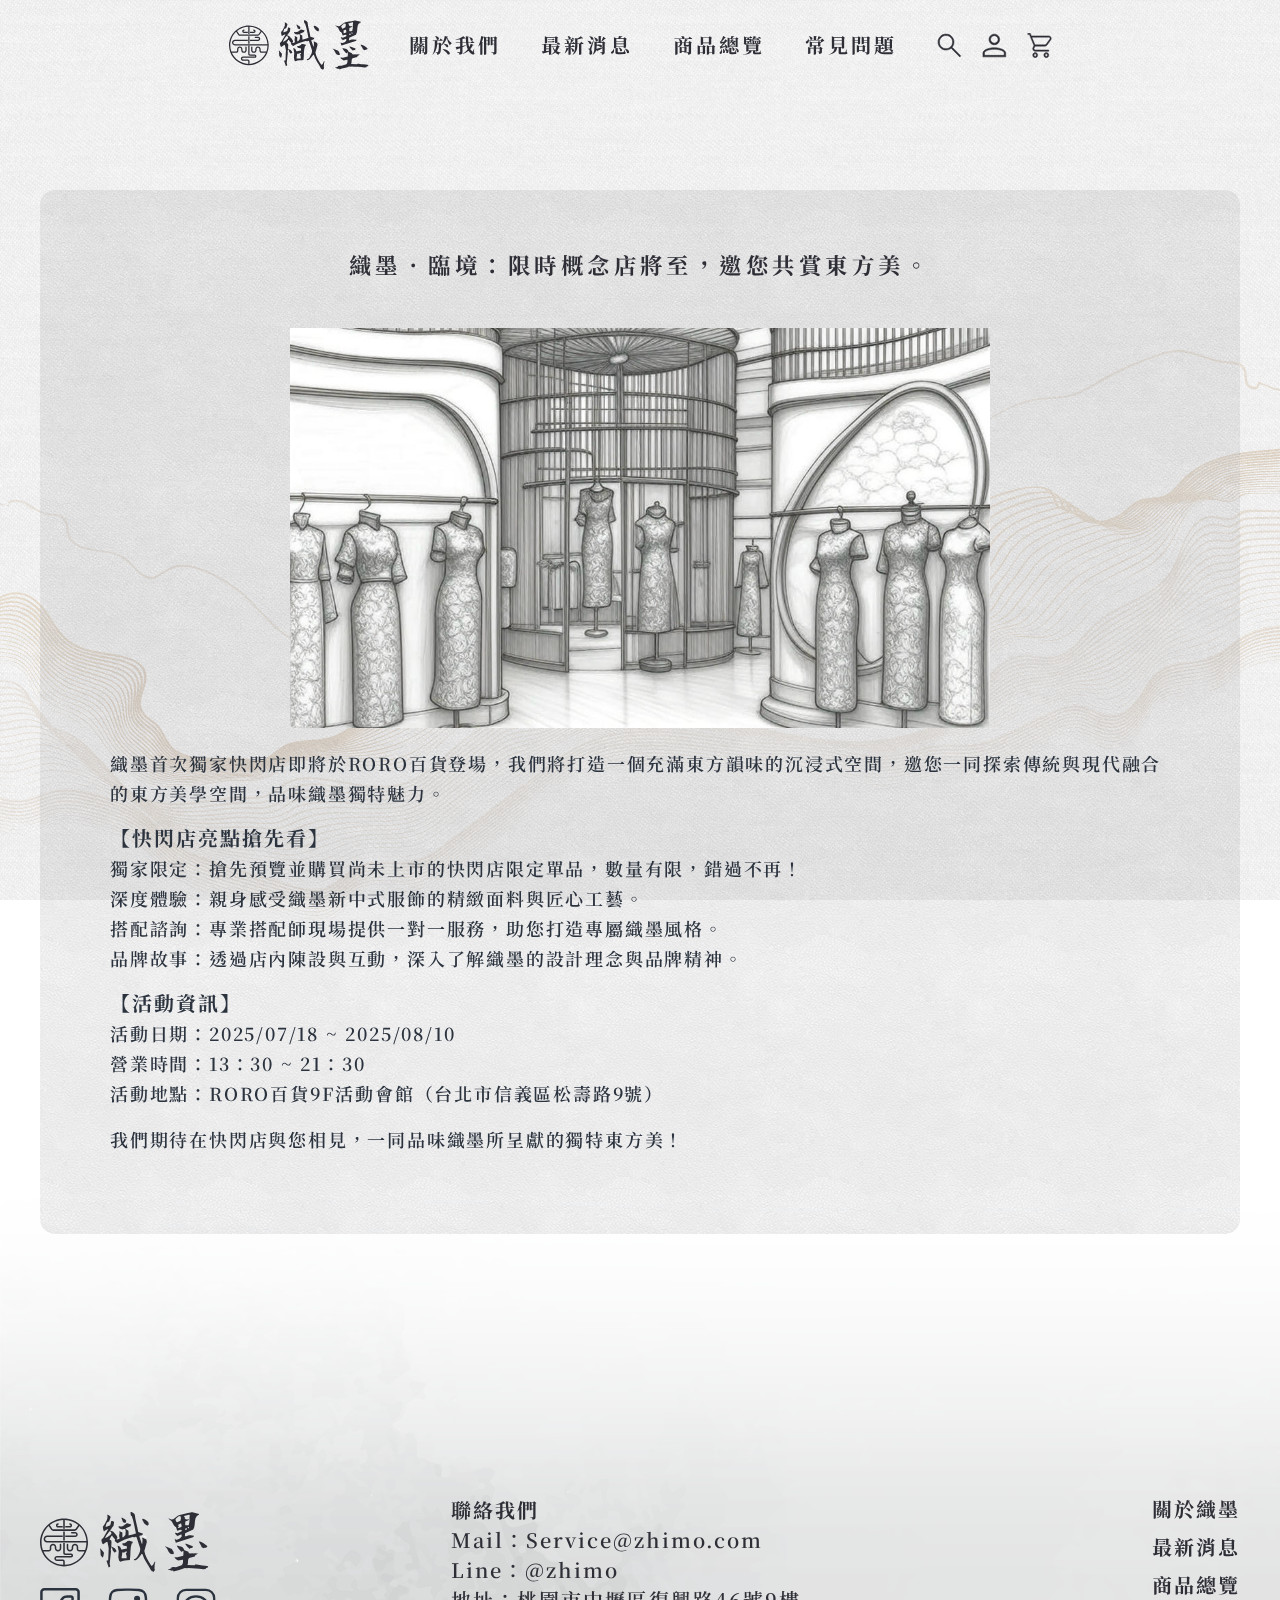
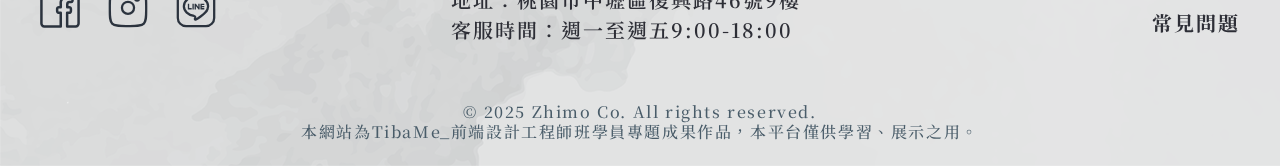
<file: newsdetail.html>
<!DOCTYPE html>
<html lang="en">

<head>
    <meta charset="UTF-8">
    <meta name="viewport" content="width=device-width, initial-scale=1.0">
    <title>最新消息｜織墨</title>
    <link rel="preconnect" href="https://fonts.googleapis.com">
    <link rel="preconnect" href="https://fonts.gstatic.com" crossorigin>
    <link href="https://fonts.googleapis.com/css2?family=Noto+Serif+TC:wght@200..900&display=swap" rel="stylesheet">
    <link rel="stylesheet" href="./css/reset.css">
    <link rel="stylesheet" href="./css/common.css">
    <link rel="stylesheet" href="./css/grid.css">
    <link rel="stylesheet" href="./css/newsdetail.css">
</head>

<body>
    <div class="material"></div>
    <!-- header -->
    <header class="main-header container">
        <div class="header">
            <!-- logo -->
            <a href="index.html" class="header-logo">
                <img src="./img/logo.svg" alt="LOGO">
            </a>
            <!-- menu -->
            <div class="nav-area">
                <div class="main-nav">
                    <ul class="nav-list">
                        <div class="nav-head">
                            <a href="index.html" class="nav-logo">
                                <img src="./img/logo.svg" alt="LOGO">
                            </a>
                            <div class="nav-icon">
                                <a href="#" class="icon-img">
                                    <img src="./img/header/header-icon-search.svg" alt="搜尋">
                                </a>
                                <a href="login.html" class="icon-img">
                                    <img src="./img/header/header-icon-account.svg" alt="會員">
                                </a>
                                <a href="cart.html" class="icon-img">
                                    <img src="./img/header/header-icon-cart.svg" alt="購物車">
                                </a>
                            </div>
                        </div>
                        <li><a href="about.html">關於我們</a></li>
                        <li><a href="news.html">最新消息</a></li>
                        <li>
                            <a href="allitems.html" class="nav-item">商品總覽</a>
                            <ul class="submenu">
                                <li><a href="allitems.html">全部商品</a></li>
                                <li><a href="allitems.html">新品上市</a></li>
                                <li><a href="allitems.html">熱門商品</a></li>
                                <li><a href="allitems.html">優惠專區</a></li>
                                <li><a href="allitems.html">上衣</a></li>
                                <li><a href="allitems.html">下裝</a></li>
                                <li><a href="allitems.html">洋裝</a></li>
                                <li><a href="allitems.html">外套</a></li>
                                <li><a href="allitems.html">配飾</a></li>
                            </ul>
                        </li>
                        <li><a href="faq.html">常見問題</a></li>
                    </ul>
                </div>
                <div class="header-icons">
                    <a href="#" class="icon-img">
                        <img src="./img/header/header-icon-search.svg" alt="搜尋">
                    </a>
                    <a href="login.html" class="icon-img">
                        <img src="./img/header/header-icon-account.svg" alt="會員">
                    </a>
                    <a href="cart.html" class="icon-img">
                        <img src="./img/header/header-icon-cart.svg" alt="購物車">
                    </a>
                </div>
                <div class="hb unclick">
                    <span class="hb-line"></span>
                    <span class="hb-text">
                        <span class="open">MENU</span>
                        <span class="close hide">CLOSE</span>
                    </span>
                </div>
            </div>
        </div>
    </header>
    <!-- main-area -->
    <main>
        <section class="news">
            <div class="news-area container">
                <div class="news-title col-12">
                    <h4 class="aos">織墨．臨境：限時概念店將至，邀您共賞東方美。</h4>
                </div>
                <div class="news-item col-12">
                    <div class="news-pic aos">
                        <img src="./img/news/news (4).jpg" alt="">
                    </div>
                    <div class="news-content aos">
                        <p>織墨首次獨家快閃店即將於RORO百貨登場，我們將打造一個充滿東方韻味的沉浸式空間，邀您一同探索傳統與現代融合的東方美學空間，品味織墨獨特魅力。</p>
                        <h5>【快閃店亮點搶先看】</h5>
                        <p>獨家限定：搶先預覽並購買尚未上市的快閃店限定單品，數量有限，錯過不再！</p>
                        <p>深度體驗：親身感受織墨新中式服飾的精緻面料與匠心工藝。</p>
                        <p>搭配諮詢：專業搭配師現場提供一對一服務，助您打造專屬織墨風格。</p>
                        <p>品牌故事：透過店內陳設與互動，深入了解織墨的設計理念與品牌精神。</p>
                        <h5>【活動資訊】</h5>
                        <p>活動日期：2025/07/18 ~ 2025/08/10</p>
                        <p>營業時間：13：30 ~ 21：30</p>
                        <p>活動地點：RORO百貨9F活動會館（台北市信義區松壽路9號）</p>
                        <br>
                        <p>我們期待在快閃店與您相見，一同品味織墨所呈獻的獨特東方美！</p>
                    </div>
                </div>
            </div>
        </section>
    </main>
    <!-- footer -->
    <footer class="main-footer">
        <div class="footer-bg"></div>
        <div class="footer-container container">
            <div class="footer-brand">
                <a href="index.html" class="footer-logo">
                    <img src="./img/logo.svg" alt="LOGO">
                </a>
                <div class="footer-icons">
                    <a href="#" class="footer-img">
                        <img src="./img/footer/footer-icon-fb.svg" alt="facebook">
                        <a href="#" class="footer-img">
                            <img src="./img/footer/footer-icon-ins.svg" alt="instagram">
                        </a>
                        <a href="#" class="footer-img">
                            <img src="./img/footer/footer-icon-line.svg" alt="line">
                        </a>
                    </a>
                </div>
            </div>
            <div class="footer-contact">
                <p class="contact-title">聯絡我們</p>
                <p>Mail：Service@zhimo.com</p>
                <p>Line：@zhimo</p>
                <p>地址：桃園市中壢區復興路46號9樓</p>
                <p>客服時間：週一至週五9:00-18:00</p>
            </div>
            <div class="footer-link">
                <ul>
                    <li><a href="about.html">關於織墨</a></li>
                    <li><a href="news.html">最新消息</a></li>
                    <li><a href="allitems.html">商品總覽</a></li>
                    <li><a href="faq.html">常見問題</a></li>
                </ul>
            </div>
            <div class="copyright">
                <p>&copy; 2025 Zhimo Co. All rights reserved.</p>
                <p>本網站為TibaMe_前端設計工程師班學員專題成果作品，本平台僅供學習、展示之用。</p>
            </div>
        </div>
    </footer>

    <script src="./vendors/jquery/jquery-3.7.1.min.js"></script>
    <script src="./javascript/common.js"></script>
</body>

</html>
</file>
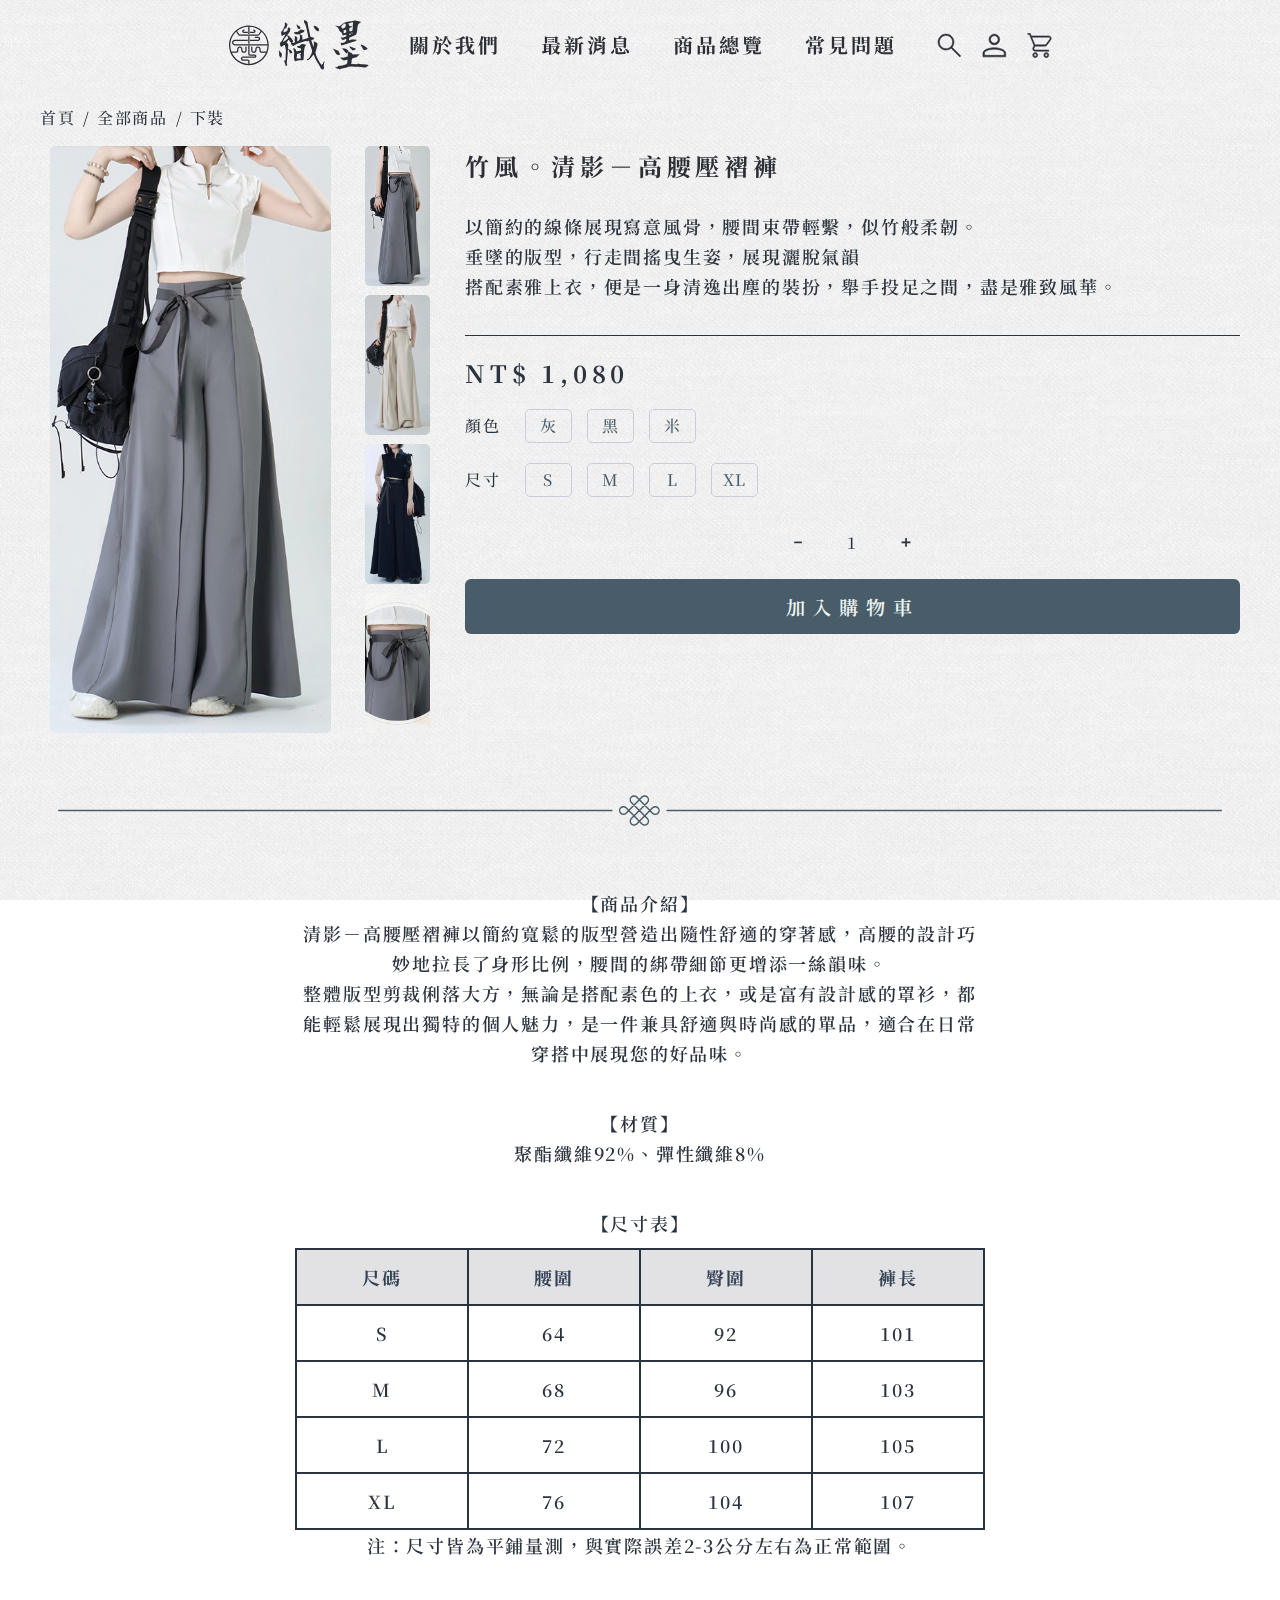
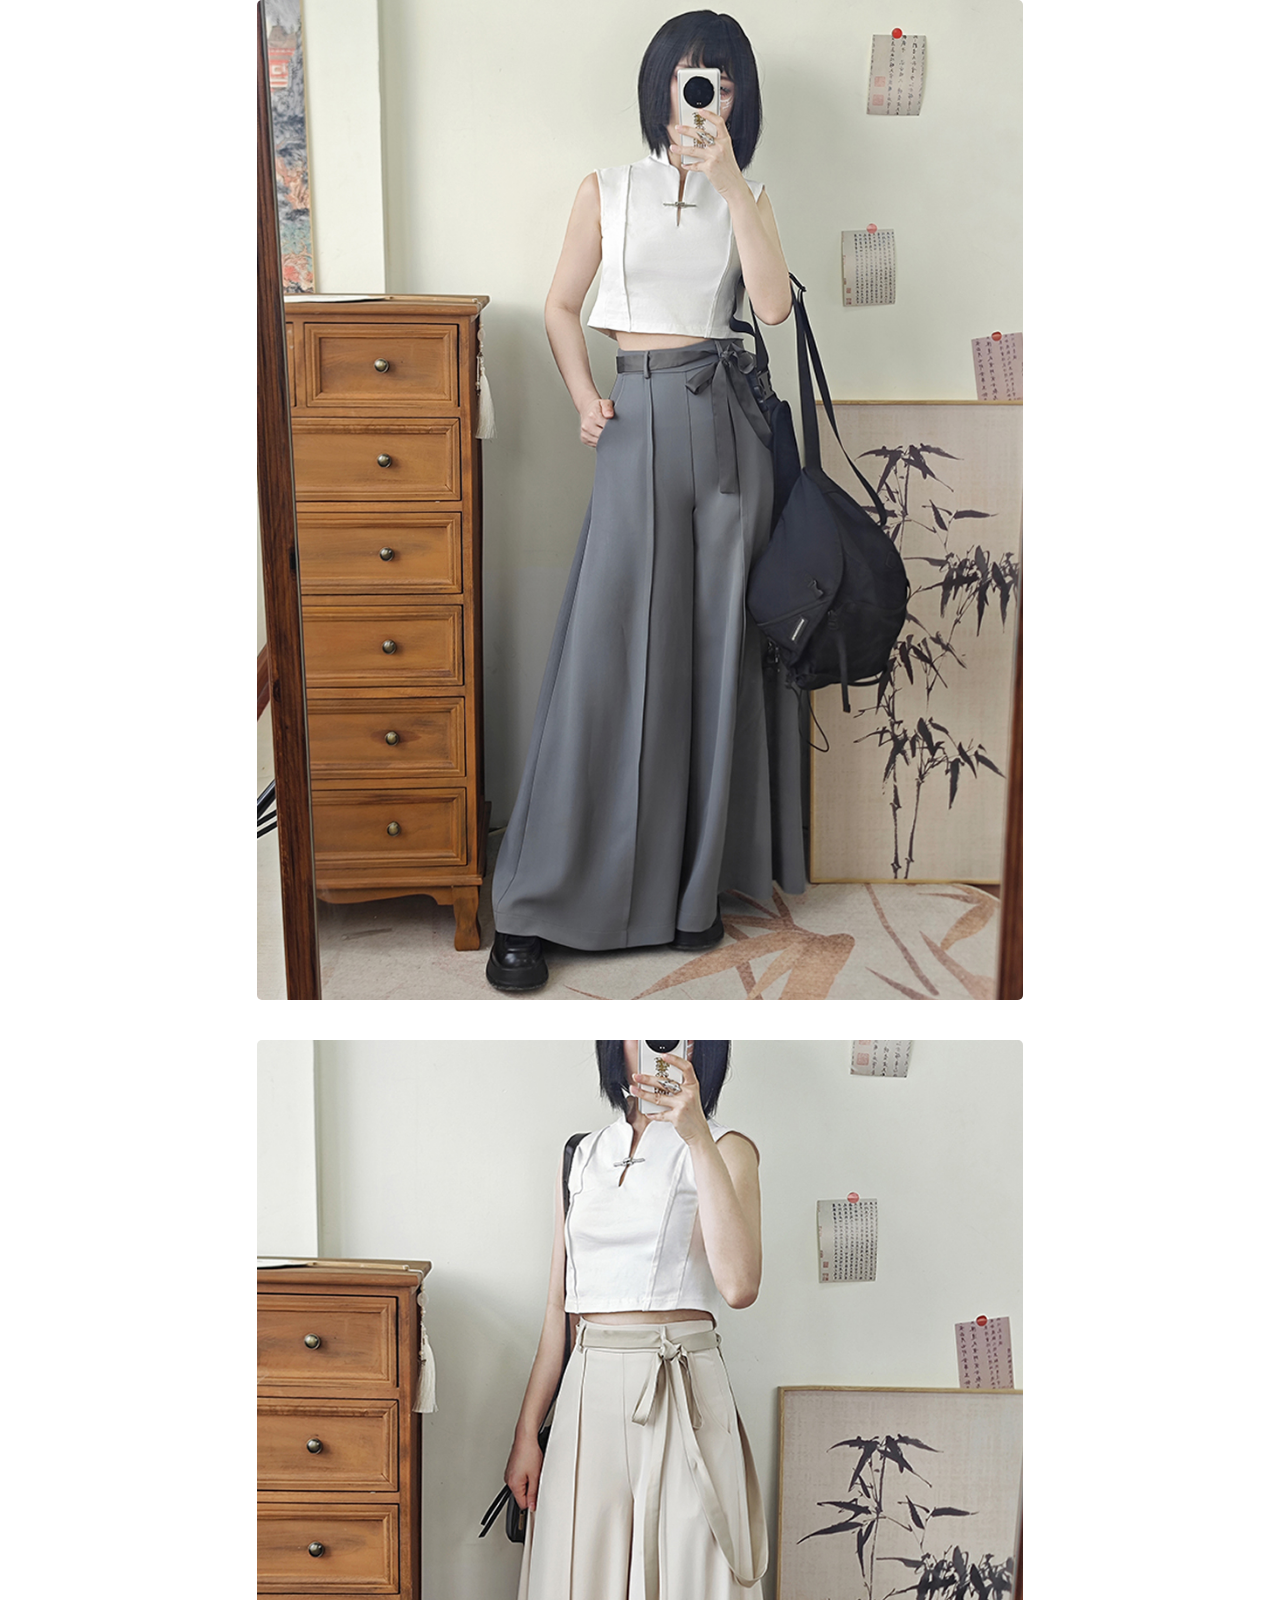
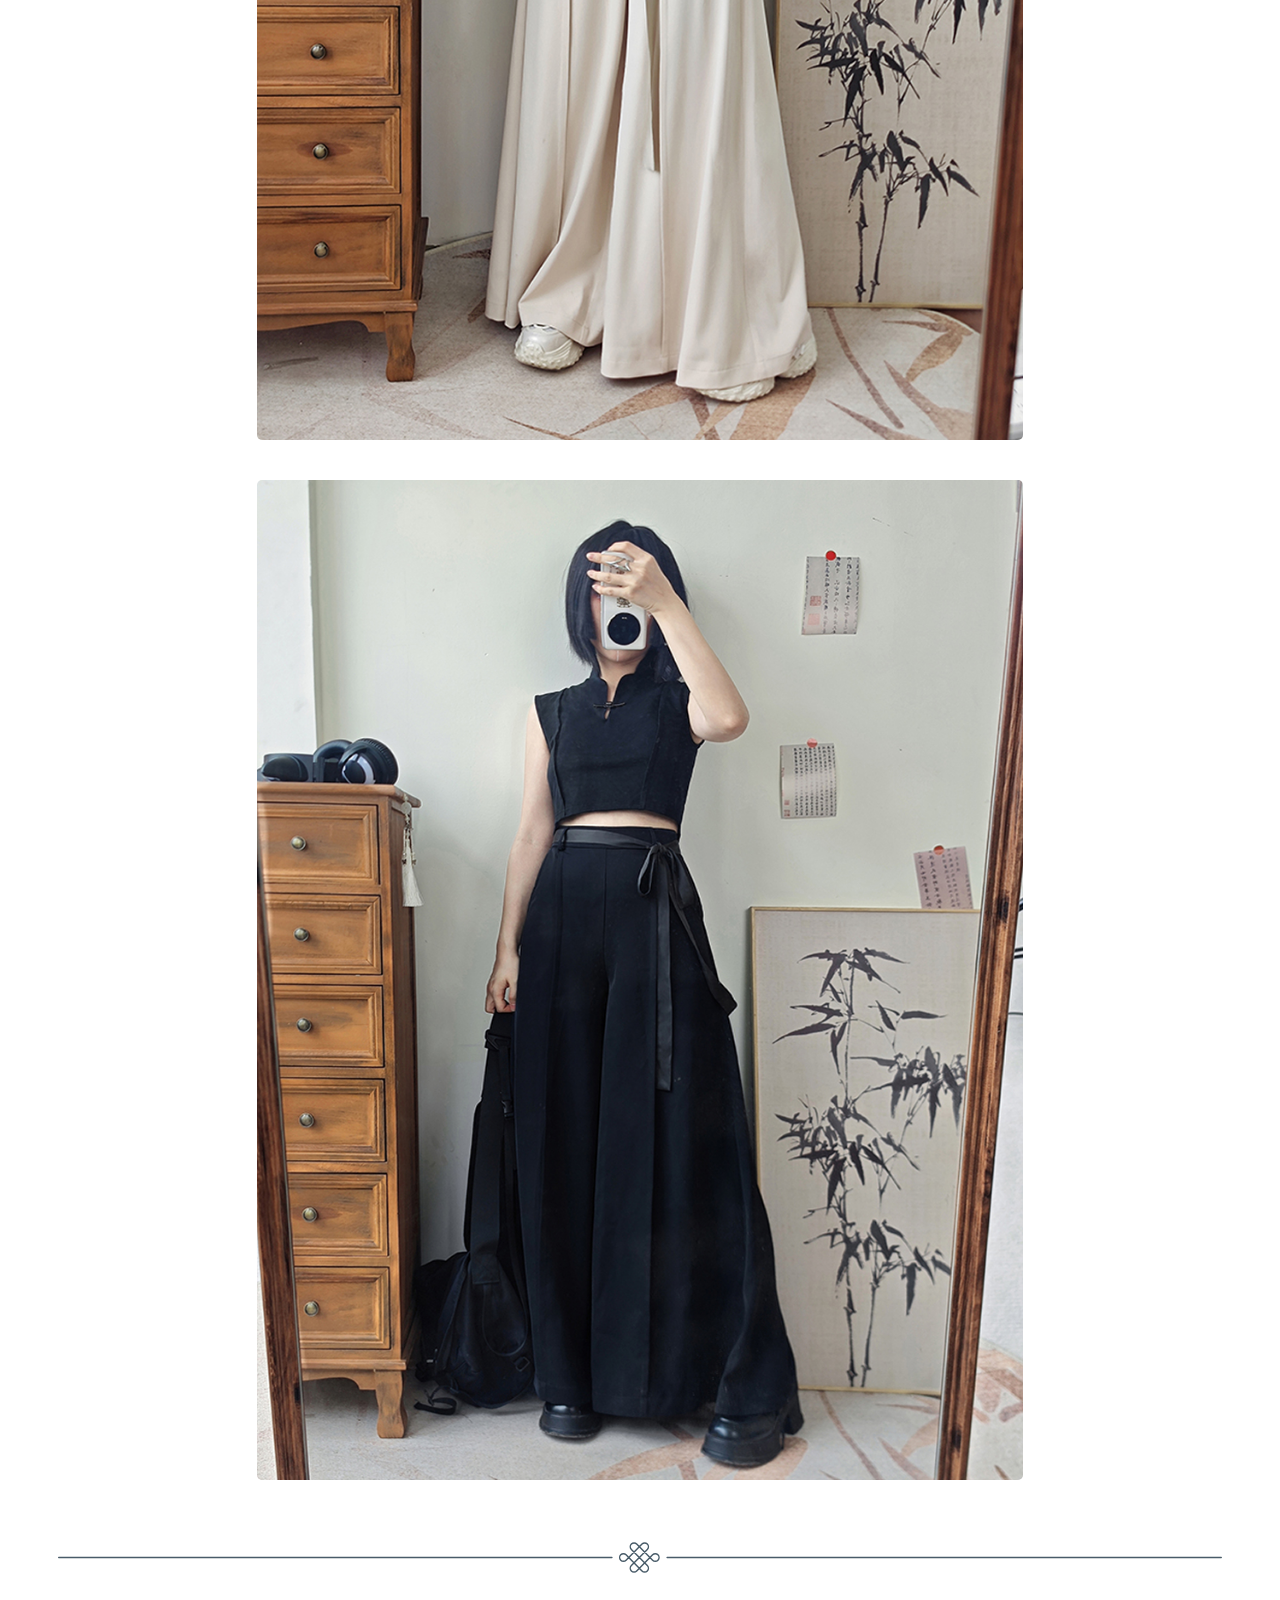
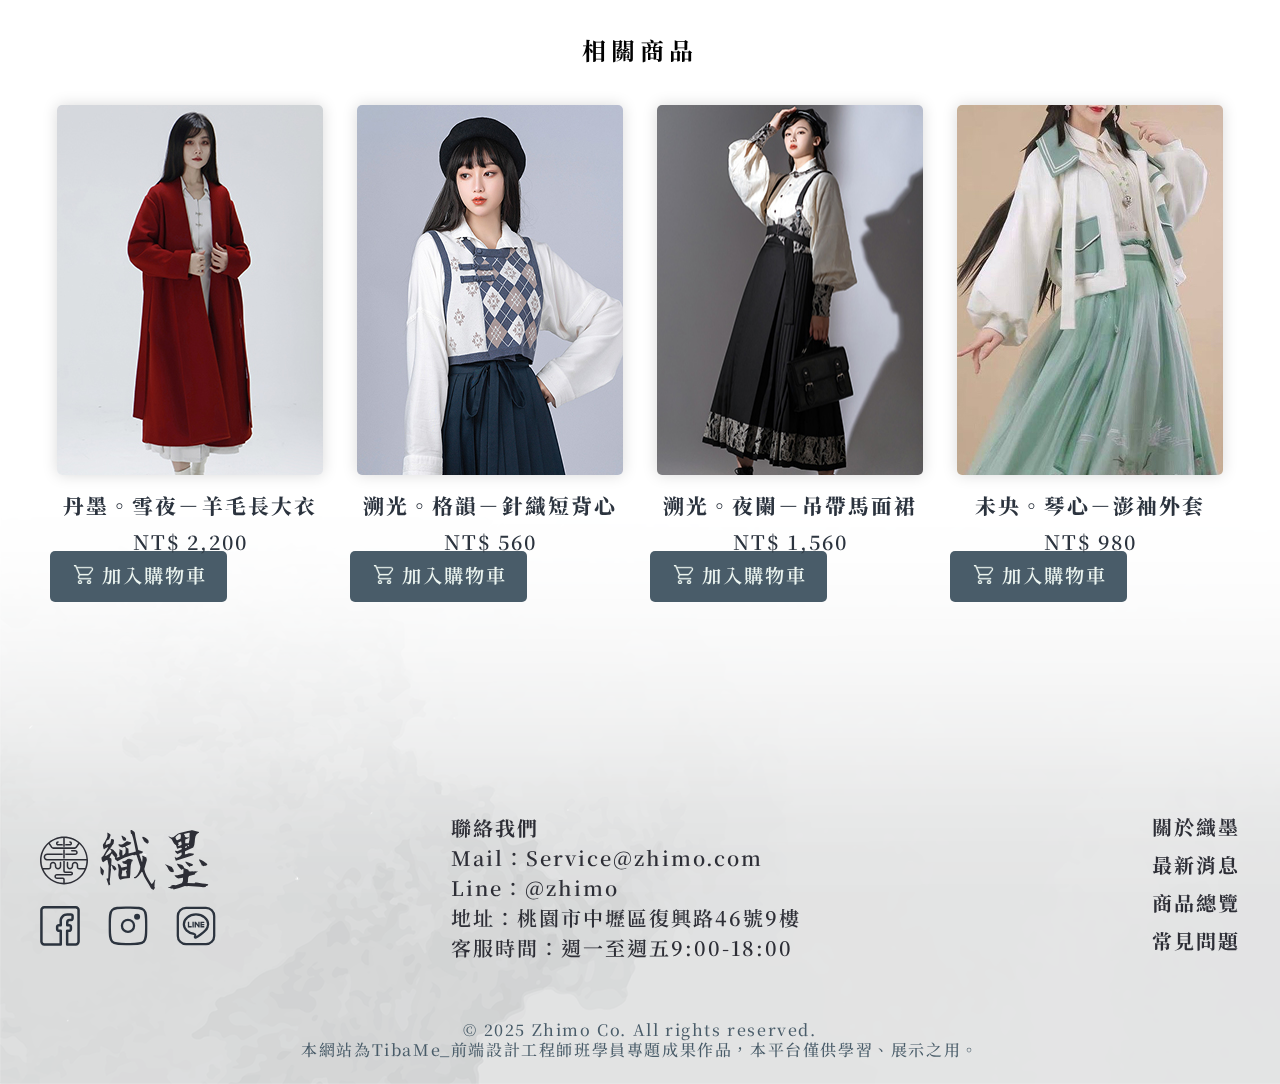
<file: productdetail.html>
<!DOCTYPE html>
<html lang="en">

<head>
    <meta charset="UTF-8">
    <meta name="viewport" content="width=device-width, initial-scale=1.0">
    <title>竹風。清影－高腰壓褶褲｜織墨</title>
    <link rel="preconnect" href="https://fonts.googleapis.com">
    <link rel="preconnect" href="https://fonts.gstatic.com" crossorigin>
    <link href="https://fonts.googleapis.com/css2?family=Noto+Serif+TC:wght@200..900&display=swap" rel="stylesheet">
    <link rel="stylesheet" href="./css/reset.css">
    <link rel="stylesheet" href="./css/common.css">
    <link rel="stylesheet" href="./css/grid.css">
    <link rel="stylesheet" href="./css/productdetail.css">
</head>

<body>
    <div class="material"></div>
    <!-- header -->
    <header class="main-header container">
        <div class="header">
            <!-- logo -->
            <a href="index.html" class="header-logo">
                <img src="./img/logo.svg" alt="LOGO">
            </a>
            <!-- menu -->
            <div class="nav-area">
                <div class="main-nav">
                    <ul class="nav-list">
                        <div class="nav-head">
                            <a href="index.html" class="nav-logo">
                                <img src="./img/logo.svg" alt="LOGO">
                            </a>
                            <div class="nav-icon">
                                <a href="#" class="icon-img">
                                    <img src="./img/header/header-icon-search.svg" alt="搜尋">
                                </a>
                                <a href="login.html" class="icon-img">
                                    <img src="./img/header/header-icon-account.svg" alt="會員">
                                </a>
                                <a href="cart.html" class="icon-img">
                                    <img src="./img/header/header-icon-cart.svg" alt="購物車">
                                </a>
                            </div>
                        </div>
                        <li><a href="about.html">關於我們</a></li>
                        <li><a href="news.html">最新消息</a></li>
                        <li>
                            <a href="allitems.html" class="nav-item">商品總覽</a>
                            <ul class="submenu">
                                <li><a href="allitems.html">全部商品</a></li>
                                <li><a href="allitems.html">新品上市</a></li>
                                <li><a href="allitems.html">熱門商品</a></li>
                                <li><a href="allitems.html">優惠專區</a></li>
                                <li><a href="allitems.html">上衣</a></li>
                                <li><a href="allitems.html">下裝</a></li>
                                <li><a href="allitems.html">洋裝</a></li>
                                <li><a href="allitems.html">外套</a></li>
                                <li><a href="allitems.html">配飾</a></li>
                            </ul>
                        </li>
                        <li><a href="faq.html">常見問題</a></li>
                    </ul>
                </div>
                <div class="header-icons">
                    <a href="#" class="icon-img">
                        <img src="./img/header/header-icon-search.svg" alt="搜尋">
                    </a>
                    <a href="login.html" class="icon-img">
                        <img src="./img/header/header-icon-account.svg" alt="會員">
                    </a>
                    <a href="cart.html" class="icon-img">
                        <img src="./img/header/header-icon-cart.svg" alt="購物車">
                    </a>
                </div>
                <div class="hb unclick">
                    <span class="hb-line"></span>
                    <span class="hb-text">
                        <span class="open">MENU</span>
                        <span class="close hide">CLOSE</span>
                    </span>
                </div>
            </div>
        </div>
    </header>
    <!-- main-area -->
    <main>
        <section class="productdetail-area container">
            <nav aria-label="bread col-12">
                <ol class="breadcrumb">
                    <li><a href="index.html">首頁</a></li>
                    <li><a href="allitems.html">全部商品</a></li>
                    <li><a href="allitems.html">下裝</a></li>
                </ol>
            </nav>
            <div class="product-content">
                <div class="product-gallery col-12 col-lg-4">
                    <div class="product-big">
                        <img src="./img/product/product-gray-pants-detail.jpg" alt="bigpic">
                    </div>
                    <div class="product-row">
                        <div class="small-img">
                            <img src="./img/product/product-pants-s-1.jpg" alt="gray">
                        </div>
                        <div class="small-img">
                            <img src="./img/product/product-pants-s-2.jpg" alt="white">
                        </div>
                        <div class="small-img">
                            <img src="./img/product/product-pants-s-3.jpg" alt="black">
                        </div>
                        <div class="small-img">
                            <img src="./img/product/product-pants-s-4.jpg" alt="waist">
                        </div>
                    </div>
                </div>
                <div class="product-info col-12 col-lg-8">
                    <div class="info-content">
                        <h4>竹風。清影－高腰壓褶褲</h4>
                        <p>
                            以簡約的線條展現寫意風骨，腰間束帶輕繫，似竹般柔韌。
                            <br>
                            垂墜的版型，行走間搖曳生姿，展現灑脫氣韻
                            <br>
                            搭配素雅上衣，便是一身清逸出塵的裝扮，舉手投足之間，盡是雅致風華。
                        </p>
                    </div>
                    <div class="price-info">
                        <p>
                            NT$
                            <span>1,080</span>
                        </p>
                    </div>
                    <div class="specification">
                        <div class="type">
                            <div class="title">
                                <p>顏色</p>
                            </div>
                            <ul class="selector">
                                <li class="option">
                                    <label for="灰">
                                        <input type="radio" name="color-label" id="灰">
                                        <span>灰</span>
                                    </label>
                                </li>
                                <li class="option">
                                    <label for="黑">
                                        <input type="radio" name="color-label" id="黑">
                                        <span>黑</span>
                                    </label>
                                </li>
                                <li class="option">
                                    <label for="米">
                                        <input type="radio" name="color-label" id="米">
                                        <span>米</span>
                                    </label>
                                </li>
                            </ul>
                        </div>
                        <div class="type">
                            <div class="title">
                                <p>尺寸</p>
                            </div>
                            <ul class="selector">
                                <li class="option">
                                    <label for="S">
                                        <input type="radio" name="size-label" id="S">
                                        <span>S</span>
                                    </label>
                                </li>
                                <li class="option">
                                    <label for="M">
                                        <input type="radio" name="size-label" id="M">
                                        <span>M</span>
                                    </label>
                                </li>
                                <li class="option">
                                    <label for="L">
                                        <input type="radio" name="size-label" id="L">
                                        <span>L</span>
                                    </label>
                                </li>
                                <li class="option">
                                    <label for="XL">
                                        <input type="radio" name="size-label" id="XL">
                                        <span>XL</span>
                                    </label>
                                </li>
                            </ul>
                        </div>
                    </div>
                    <div class="quantity">
                        <div class="quantity-input">
                            <input type="button" value="－" class="btn-icon minus">
                            <input type="number" value="1" min="1" max="10" class="qty-input" />
                            <input type="button" value="＋" class="btn-icon plus">
                        </div>
                    </div>
                    <div class="button-cart">
                        <button class="btn-cart">加入購物車</button>
                    </div>
                </div>
            </div>
        </section>
        <section class="detail-area container col-12">
            <div class="decoline  col-12"></div>
            <div class="detail-list col-12 col-lg-8">
                <div class="product-text">
                    <p>
                        【商品介紹】
                        <br>
                        清影－高腰壓褶褲以簡約寬鬆的版型營造出隨性舒適的穿著感，高腰的設計巧妙地拉長了身形比例，腰間的綁帶細節更增添一絲韻味。
                        <br>
                        整體版型剪裁俐落大方，無論是搭配素色的上衣，或是富有設計感的罩衫，都能輕鬆展現出獨特的個人魅力，是一件兼具舒適與時尚感的單品，適合在日常穿搭中展現您的好品味。
                    </p>
                    <p>
                        【材質】
                        <br>
                        聚酯纖維92%、彈性纖維8%
                    </p>
                </div>
                <div class="size-table">
                    <p>
                        【尺寸表】
                    </p>
                    <table>
                        <thead>
                            <tr>
                                <th>尺碼</th>
                                <th>腰圍</th>
                                <th>臀圍</th>
                                <th>褲長</th>
                            </tr>
                        </thead>
                        <tbody>
                            <tr>
                                <td>S</td>
                                <td>64</td>
                                <td>92</td>
                                <td>101</td>
                            </tr>
                            <tr>
                                <td>M</td>
                                <td>68</td>
                                <td>96</td>
                                <td>103</td>
                            </tr>
                            <tr>
                                <td>L</td>
                                <td>72</td>
                                <td>100</td>
                                <td>105</td>
                            </tr>
                            <tr>
                                <td>XL</td>
                                <td>76</td>
                                <td>104</td>
                                <td>107</td>
                            </tr>
                        </tbody>
                    </table>
                    <p>
                        注：尺寸皆為平鋪量測，與實際誤差2-3公分左右為正常範圍。
                    </p>
                </div>
                <div class="product-img">
                    <img src="./img/product/product-pants-l-1.jpg" alt="gray">
                </div>
                <div class="product-img">
                    <img src="./img/product/product-pants-l-2.jpg" alt="white">
                </div>
                <div class="product-img">
                    <img src="./img/product/product-pants-l-3.jpg" alt="black">
                </div>
            </div>
        </section>
        <section class="relevant-product container col-12">
            <div class="decoline"></div>
            <div class="relevant-title">
                <h4>相關商品</h4>
            </div>
            <div class="items-list row row-cols-2 row-cols-md-4">
                <div class="col">
                    <div class="item-card">
                        <a href="productdetail.html">
                            <div class="item-img">
                                <img src="./img/product/product-red-coat.jpg" alt="red-coat" class="redcoat">
                                <div class="item-hover">
                                    <button class="cart-button">加入購物車</button>
                                </div>
                            </div>
                            <div class="item-name">
                                <p>丹墨。雪夜－羊毛長大衣</p>
                            </div>
                            <div class="item-price">
                                <p>
                                    NT$
                                    <span>2,200</span>
                                </p>
                            </div>
                        </a>
                        <button class="cart-button small">加入購物車</button>
                    </div>
                </div>
                <div class="col">
                    <div class="item-card">
                        <a href="productdetail.html">
                            <div class="item-img">
                                <img src="./img/product/product-dia-vest.jpg" alt="dia-vest" class="diavest">
                                <div class="item-hover">
                                    <button class="cart-button">加入購物車</button>
                                </div>
                            </div>
                            <div class="item-name">
                                <p>溯光。格韻－針織短背心</p>
                            </div>
                            <div class="item-price">
                                <p>
                                    NT$
                                    <span>560</span>
                                </p>
                            </div>
                        </a>
                        <button class="cart-button small">加入購物車</button>
                    </div>
                </div>
                <div class="col">
                    <div class="item-card">
                        <a href="productdetail.html">
                            <div class="item-img">
                                <img src="./img/product/product-suspender-skirt.jpg" alt="black-skirt"
                                    class="blackskirt">
                                <div class="item-hover">
                                    <button class="cart-button">加入購物車</button>
                                </div>
                            </div>
                            <div class="item-name">
                                <p>溯光。夜闌－吊帶馬面裙</p>
                            </div>
                            <div class="item-price">
                                <p>
                                    NT$
                                    <span>1,560</span>
                                </p>
                            </div>
                        </a>
                        <button class="cart-button small">加入購物車</button>
                    </div>
                </div>
                <div class="col">
                    <div class="item-card">
                        <a href="productdetail.html">
                            <div class="item-img">
                                <img src="./img/product/product-aoi-coat.jpg" alt="aoi-coat" class="aoicoat">
                                <div class="item-hover">
                                    <button class="cart-button">加入購物車</button>
                                </div>
                            </div>
                            <div class="item-name">
                                <p>未央。琴心－澎袖外套</p>
                            </div>
                            <div class="item-price">
                                <p>
                                    NT$
                                    <span>980</span>
                                </p>
                            </div>
                        </a>
                        <button class="cart-button small">加入購物車</button>
                    </div>
                </div>
            </div>
        </section>
    </main>
    <!-- footer -->
    <footer class="main-footer">
        <div class="footer-bg"></div>
        <div class="footer-container container">
            <div class="footer-brand">
                <a href="index.html" class="footer-logo">
                    <img src="./img/logo.svg" alt="LOGO">
                </a>
                <div class="footer-icons">
                    <a href="#" class="footer-img">
                        <img src="./img/footer/footer-icon-fb.svg" alt="facebook">
                        <a href="#" class="footer-img">
                            <img src="./img/footer/footer-icon-ins.svg" alt="instagram">
                        </a>
                        <a href="#" class="footer-img">
                            <img src="./img/footer/footer-icon-line.svg" alt="line">
                        </a>
                    </a>
                </div>
            </div>
            <div class="footer-contact">
                <p class="contact-title">聯絡我們</p>
                <p>Mail：Service@zhimo.com</p>
                <p>Line：@zhimo</p>
                <p>地址：桃園市中壢區復興路46號9樓</p>
                <p>客服時間：週一至週五9:00-18:00</p>
            </div>
            <div class="footer-link">
                <ul>
                    <li><a href="about.html">關於織墨</a></li>
                    <li><a href="news.html">最新消息</a></li>
                    <li><a href="allitems.html">商品總覽</a></li>
                    <li><a href="faq.html">常見問題</a></li>
                </ul>
            </div>
            <div class="copyright">
                <p>&copy; 2025 Zhimo Co. All rights reserved.</p>
                <p>本網站為TibaMe_前端設計工程師班學員專題成果作品，本平台僅供學習、展示之用。</p>
            </div>
        </div>
    </footer>
    <script src="./vendors/jquery/jquery-3.7.1.min.js"></script>
    <script src="./javascript/common.js"></script>
</body>

</html>
</file>
<file: css/common.css>
:root {
    --spacing-1: 12px;
    --spacing-2: 16px;
    --spacing-3: 20px;
    --spacing-4: 24px;
    --spacing-5: 28px;
    --spacing-6: 32px;
    --spacing-7: 36px;
    --spacing-8: 40px;
    --spacing-9: 44px;
    --spacing-10: 48px;
    --spacing-11: 52px;
    --spacing-12: 56px;
    --spacing-13: 60px;
}

/* font */

body {
    font-family: "Noto Serif TC";
}

h1,
h2,
h3,
h4,
h5,
h6 {
    font-family: "Noto Serif TC", serif;
    font-weight: 700;
}

h1 {
    font-size: 1.5rem;
    line-height: 1.3;
    letter-spacing: 0.3em;
}

h2 {
    font-size: 1.5rem;
    line-height: 1.3;
    letter-spacing: 0.2em;
}

h3 {
    font-size: 1.25rem;
    line-height: 1.5;
    letter-spacing: 0.15em;
}

h4 {
    font-size: 1.125rem;
    line-height: 1.8;
    letter-spacing: 0.15em;
}

h5 {
    font-size: 1rem;
    line-height: 1.8;
    letter-spacing: 0.15em;
}

@media screen and (min-width: 1024px) {
    h1 {
        font-size: 2.25rem;
        line-height: 1.3;
        letter-spacing: 0.4em;
    }

    h2 {
        font-size: 2.25rem;
        line-height: 1.3;
        letter-spacing: 0.3em;
    }

    h3 {
        font-size: 1.875rem;
        line-height: calc(40 / 30);
        letter-spacing: 0.15em;
    }

    h4 {
        font-size: 1.5rem;
        line-height: calc(30 / 24);
        letter-spacing: 0.2em;
    }

    h5 {
        font-size: 1.25rem;
        line-height: calc(30 / 20);
        letter-spacing: 0.1em;
    }
}

/* background pattern */
.material {
    position: fixed;
    top: 0;
    left: 0;
    width: 100%;
    height: 100%;
    background-image: url(../img/pattern/bg-img-30.png);
    background-repeat: repeat;
    z-index: 1;
}

/* header */
.main-header {
    z-index: 5;
    transition: background-color 0.4s ease-out, box-shadow 0.4s ease-out, transform 0.4s ease-out;
}

.header {
    display: flex;
    justify-content: space-between;
    align-items: center;
    padding: 10px 20px;
    margin: 0;
    box-sizing: border-box;
}

.header-logo {
    height: 35px;
    width: 98px;
}

.header-logo img {
    width: 100%;
    height: 100%;
    vertical-align: middle;
}

.nav-area {
    display: flex;
    justify-content: space-between;
    gap: var(--spacing-4, 24px);
}

.main-nav {
    opacity: 0;
    position: fixed;
    overflow: hidden;
    position: absolute;
    width: 100%;
    top: 0;
    right: 0;
    background-color: #fff;
    background-image: url(../img/pattern/bg-img-30.png);
    background-repeat: repeat;
    box-shadow: 0px 4px 5px 0px rgba(0, 0, 0, 0.15);
    transform: translateY(-100%);
    transition: transform 0.8s, opacity 1s;
}

.main-nav.shownav {
    opacity: 1;
    position: absolute;
    width: 100%;
    top: 0;
    right: 0;
    background-color: #fff;
    background-image: url(../img/pattern/bg-img-30.png);
    background-repeat: repeat;
    box-shadow: 0px 4px 5px 0px rgba(0, 0, 0, 0.15);
    transform: translateY(0);
    transition: transform 0.8s, opacity 1s;
}

.main-nav ul {
    width: 70%;
    flex-direction: column;
    display: flex;
    justify-self: left;
    margin-left: 50px;
}

.main-nav .nav-list {
    margin-bottom: 50px;
    gap: 10px;
}

.nav-item {
    position: relative;
}

.nav-item::before {
    content: "";
    height: 1px;
    width: 19px;
    position: absolute;
    top: 50%;
    right: 1px;
    background-color: #2d2e36;
    transition: 0.3s;
}

.nav-item::after {
    content: "";
    height: 19px;
    width: 1px;
    top: 25%;
    right: 10px;
    background-color: #2d2e36;
    display: block;
    position: absolute;
    transition: 0.5s;
}

.nav-item.on::after {
    transform: translate(-50%, 0) rotate(90deg);
    transition: 0.5s;
}

.submenu li {
    max-height: 0;
    opacity: 0;
    overflow: hidden;
    transition: max-height 0.8s ease-out, opacity 0.9s ease-out;
}

.submenu.on>li {
    max-height: 191px;
    opacity: 1;
    margin-top: 10px;
}

.nav-list a {
    color: #2d2e36;
    text-decoration: none;
    font-size: 1.25rem;
    font-weight: 700;
    letter-spacing: 0.15em;
    display: flex;
    flex-wrap: wrap;
    padding: 10px 0;
}

.submenu a {
    font-size: 1.25rem;
    font-weight: 500;
    letter-spacing: 0.1em;
}

.header-icons {
    display: flex;
    align-items: center;
    gap: var(--spacing-3, 20px);
}

.icon-img {
    width: 25px;
    height: 25px;
}

.icon-img img {
    height: 100%;
}

div.nav-head {
    display: flex;
    justify-content: space-between;
    margin: 5px 0;
}

a.nav-logo {
    height: 35px;
    width: 98px;
}

a.nav-logo img {
    width: 100%;
    height: 100%;
    vertical-align: middle;
}

.nav-icon {
    display: flex;
    align-items: center;
    gap: var(--spacing-3, 20px);
    margin-right: 20px;
}

.hb {
    width: 40px;
    height: 40px;
    cursor: pointer;
    display: block;
    position: relative;
    margin: auto 0;
    justify-items: start;
    margin-top: 2px;
}

.hb::after {
    content: "";
    height: 1px;
    width: 100%;
    top: 10px;
    background-color: #2d2e36;
    display: block;
    position: absolute;
    transition: 0.3s;
}

.hb.shownav::after {
    width: 0;
    transition: 0.3s ease-in-out;
}

.hb-line {
    width: 100%;
    height: 20px;
    display: block;
    position: absolute;
}

.hb-line::before,
.hb-line::after {
    content: "";
    height: 1px;
    width: 100%;
    background-color: #2d2e36;
    display: block;
    position: absolute;
    transition: 0.5s;
}

.hb.shownav>.hb-line:before {
    transform: translateY(10px) rotate(-30deg);
    transition: 0.5s ease-in-out;
}

.hb.shownav>.hb-line::after {
    transform: translateY(-10px) rotate(30deg);
    transition: 0.5s ease-in-out;
}

.hb-line::before {
    top: 0;
}

.hb-line::after {
    bottom: 0;
}

.hb-text {
    display: block;
    position: relative;
    font-size: 0.75rem;
    font-weight: 700;
    letter-spacing: 0.05em;
    margin-top: 24px;
    color: #2d2e36;
}

.hb-text .open,
.hb-text .close {
    position: absolute;
    top: 0;
    left: 0;
    transition: color 0.5s ease-in-out, 0.5s ease-in-out;
}

.hb-text .hide {
    opacity: 0;
}

@media screen and (min-width: 1024px) {
    .header {
        padding: 20px;
    }

    .hb {
        display: none;
    }

    .nav-area {
        gap: var(--spacing-8, 40px);
    }

    .main-nav {
        max-height: none;
        opacity: 1;
        transition: none;
        position: static;
        background: none;
        transform: translateY(0);
        box-shadow: none;
    }

    a.nav-logo {
        display: none;
    }

    .nav-icon {
        display: none;
    }

    .main-nav.shownav {
        max-height: none;
        opacity: 1;
        transition: none;
        position: static;
        background: none;
        box-shadow: none;
    }

    .main-nav .nav-list {
        flex-direction: row;
        margin-bottom: 0;
        margin-top: 0;
        width: 100%;
        gap: var(--spacing-8, 40px);
    }

    .nav-list a {
        width: 100%;
    }

    .header-logo {
        height: 50px;
        width: 140px;
    }

    .main-nav ul {
        margin-left: 0;
    }

    .nav-item::before,
    .nav-item::after {
        display: none;
    }
}

/* footer */
.main-footer {
    position: relative;
    width: 100%;
    color: #2d2e36;
    padding-top: 10rem;
    padding-bottom: var(--spacing-4, 24px);
}

.footer-container {
    position: relative;
    z-index: 1;
    display: flex;
    flex-direction: column;
    align-items: center;
    gap: 25px;
}

.footer-bg {
    position: absolute;
    bottom: 0;
    left: 0;
    width: 100%;
    height: 600px;
    background-image: url(../img/footer/footer-bg.png);
    background-size: cover;
    background-position: left bottom;
    background-repeat: no-repeat;
    z-index: -1;
}

.footer-brand {
    text-align: center;
}

.footer-icons {
    display: flex;
    justify-content: center;
    gap: var(--spacing-2, 16px);
    margin-top: 1rem;
}

.footer-brand .footer-logo {
    display: flex;
    height: 39px;
    width: 110px;
    margin: 0 auto;
}

.footer-brand.footer-logo img {
    width: 100%;
    height: 100%;
}

.footer-link {
    display: none;
}

.footer-contact {
    text-align: center;
}

.footer-contact {
    font-size: 1rem;
    font-weight: 600;
    line-height: calc(30/20);
    letter-spacing: 0.1em;
}

.footer-contact .contact-title {
    font-weight: 700;
}

.copyright {
    width: 100%;
    text-align: center;
    color: #495c69;
    font-weight: 500;
    font-size: 0.8rem;
    line-height: calc(20 / 16);
    letter-spacing: 0.1em;
}

.footer-icons .footer-img {
    width: 30px;
    height: 30px;
}

.footer-icons .footer-img img {
    height: 100%;
    width: 100%;
}

@media screen and (min-width: 768px) {
    .footer-brand .footer-logo {
        display: flex;
        height: 60px;
        width: 168px;
    }

    .footer-container {
        position: relative;
        z-index: 1;
        display: grid;
        grid-template-columns: repeat(2, 1fr);
        gap: 0;
    }

    .footer-contact {
        text-align: left;
    }

    .footer-contact {
        font-size: 1.125rem;
        font-weight: 600;
        line-height: calc(30/20);
        letter-spacing: 0.1em;
    }

    .copyright {
        margin-top: 3.5rem;
        font-size: 1rem;
        grid-column: span 3 / span 3;
    }

    .footer-icons {
        gap: var(--spacing-5, 28px);
    }

    .footer-icons .footer-img {
        width: 40px;
        height: 40px;
    }

}

@media screen and (min-width: 1024px) {
    .footer-brand {
        text-align: left;
    }

    .footer-icons {
        display: flex;
        justify-content: start;
        gap: var(--spacing-5, 28px);
        margin-top: 1rem;
    }

    .footer-brand .footer-logo {
        display: flex;
        margin: 0;
    }

    .footer-brand,
    .footer-contact,
    .footer-link {
        width: auto;
        margin-bottom: 0;
    }

    .footer-link {
        display: inline-block;
        text-align: right;
    }

    .footer-container {
        position: relative;
        z-index: 1;
        display: grid;
        grid-template-columns: repeat(3, 1fr);
    }

    .footer-link li {
        margin-bottom: 0.5rem;
    }

    .footer-link a {
        color: #2d2e36;
        text-decoration: none;
        font-size: 1.125rem;
        line-height: calc(30 / 20);
        letter-spacing: 0.1em;
        font-weight: 700;
    }
}


@media screen and (min-width: 1200px) {
    .footer-container {
        column-gap: 2rem;
    }

    .footer-contact {
        font-size: 1.25rem;
    }

    .footer-link a {
        font-size: 1.25rem;
    }
}

html,
body {
    height: 100%;
    margin: 0;
}

body {
    display: flex;
    flex-direction: column;
}

main {
    flex: 1;
}

/* input隱藏上下鍵 */
input[type=number]::-webkit-outer-spin-button,
input[type=number]::-webkit-inner-spin-button {
    -webkit-appearance: none;
}

input[type=number] {
    -moz-appearance: textfield;
}

/* header固定 */
.main-header.sticky {
    position: fixed;
    top: 0;
    left: 0;
    width: 100%;
    z-index: 10;
    margin: 0;
    padding: 0;
    max-width: none;
    background-color: #fff;
    background-image: url(../img/pattern/bg-img-30.png);
    background-repeat: repeat;
    box-shadow: 0px 4px 5px 0px rgba(0, 0, 0, 0.15);
    transition: background-color 0.2s ease-out, box-shadow 0.2s ease-out, transform 0.2s ease-out;
}

.main-header.sticky .header {
    margin: 0 auto;
    padding: 5px 20px;
}

.main-header.sticky+main {
    margin-top: 70px;
}

@media screen and (min-width: 768px) {
    .main-header.sticky .header {
        max-width: 720px;
        padding: 10px 20px;
    }
}

@media screen and (min-width: 1024px) {
    .main-header.sticky .header {
        max-width: 960px;
        padding: 15px 20px;
    }

    .main-header.sticky+main {
        margin-top: 90px;
    }
}

@media screen and (min-width: 1200px) {
    .main-header.sticky .header {
        max-width: 1140px;
        margin: 0 auto;
        padding: 15px 20px;
    }
}

@media screen and (min-width: 1400px) {
    .main-header.sticky .header {
        max-width: 1200px;
    }
}
</file>
<file: css/grid.css>
.container {
    max-width: 1200px;
    margin: auto;
    padding-inline: 10px;
}
.row {
    display: flex;
    flex-wrap: wrap;
    margin-inline: -10px;
}
[class*="col-"], .col {
    padding-inline: 10px;
    box-sizing: border-box;
}

.col-1  { width: 8.333333%;}
.col-2  { width: 16.666666%;}
.col-3  { width: 25%;}
.col-4  { width: 33.333333%;}
.col-5  { width: 41.666666%;}
.col-6  { width: 50%;}
.col-7  { width: 58.333333%;}
.col-8  { width: 66.666666%;}
.col-9  { width: 75%;}
.col-10 { width: 83.333333%;}
.col-11 { width: 91.666666%;}
.col-12 { width: 100%;}


@media screen and (min-width: 768px) {
    .col-md-1  { width: 8.333333%;}
    .col-md-2  { width: 16.666666%;}
    .col-md-3  { width: 25%;}
    .col-md-4  { width: 33.333333%;}
    .col-md-5  { width: 41.666666%;}
    .col-md-6  { width: 50%;}
    .col-md-7  { width: 58.333333%;}
    .col-md-8  { width: 66.666666%;}
    .col-md-9  { width: 75%;}
    .col-md-10 { width: 83.333333%;}
    .col-md-11 { width: 91.666666%;}
    .col-md-12 { width: 100%;}
}
@media screen and (min-width: 1024px) {
    .col-lg-1  { width: 8.333333%;}
    .col-lg-2  { width: 16.666666%;}
    .col-lg-3  { width: 25%;}
    .col-lg-4  { width: 33.333333%;}
    .col-lg-5  { width: 41.666666%;}
    .col-lg-6  { width: 50%;}
    .col-lg-7  { width: 58.333333%;}
    .col-lg-8  { width: 66.666666%;}
    .col-lg-9  { width: 75%;}
    .col-lg-10 { width: 83.333333%;}
    .col-lg-11 { width: 91.666666%;}
    .col-lg-12 { width: 100%;}
}
@media screen and (min-width: 1200px) {
    .col-xl-1  { width: 8.333333%;}
    .col-xl-2  { width: 16.666666%;}
    .col-xl-3  { width: 25%;}
    .col-xl-4  { width: 33.333333%;}
    .col-xl-5  { width: 41.666666%;}
    .col-xl-6  { width: 50%;}
    .col-xl-7  { width: 58.333333%;}
    .col-xl-8  { width: 66.666666%;}
    .col-xl-9  { width: 75%;}
    .col-xl-10 { width: 83.333333%;}
    .col-xl-11 { width: 91.666666%;}
    .col-xl-12 { width: 100%;}
}
@media screen and (min-width: 1400px) {
    .col-xxl-1  { width: 8.333333%;}
    .col-xxl-2  { width: 16.666666%;}
    .col-xxl-3  { width: 25%;}
    .col-xxl-4  { width: 33.333333%;}
    .col-xxl-5  { width: 41.666666%;}
    .col-xxl-6  { width: 50%;}
    .col-xxl-7  { width: 58.333333%;}
    .col-xxl-8  { width: 66.666666%;}
    .col-xxl-9  { width: 75%;}
    .col-xxl-10 { width: 83.333333%;}
    .col-xxl-11 { width: 91.666666%;}
    .col-xxl-12 { width: 100%;}
}

.row-cols-1 > .col { width: 100%;}
.row-cols-2 > .col { width: 50%;}
.row-cols-3 > .col { width: 33.333333%;}
.row-cols-4 > .col { width: 25%;}
.row-cols-5 > .col { width: 20%;}
.row-cols-6 > .col { width: 16.666666%;}
.row-cols-7 > .col { width: 14.2857142857%;}
.row-cols-8 > .col { width: 12.5%;}
.row-cols-9 > .col { width: 11.1111111%;}
.row-cols-10 > .col { width: 10%;}
.row-cols-11 > .col { width: 9.090909%;}
.row-cols-12 > .col { width: 8.333333%;}

@media screen and (min-width: 768px) {
    .row-cols-md-1 > .col { width: 100%;}
    .row-cols-md-2 > .col { width: 50%;}
    .row-cols-md-3 > .col { width: 33.333333%;}
    .row-cols-md-4 > .col { width: 25%;}
    .row-cols-md-5 > .col { width: 20%;}
    .row-cols-md-6 > .col { width: 16.666666%;}
    .row-cols-md-7 > .col { width: 14.2857142857%;}
    .row-cols-md-8 > .col { width: 12.5%;}
    .row-cols-md-9 > .col { width: 11.1111111%;}
    .row-cols-md-10 > .col { width: 10%;}
    .row-cols-md-11 > .col { width: 9.090909%;}
    .row-cols-md-12 > .col { width: 8.333333%;}
}
@media screen and (min-width: 1024px) {
    .row-cols-lg-1 > .col { width: 100%;}
    .row-cols-lg-2 > .col { width: 50%;}
    .row-cols-lg-3 > .col { width: 33.333333%;}
    .row-cols-lg-4 > .col { width: 25%;}
    .row-cols-lg-5 > .col { width: 20%;}
    .row-cols-lg-6 > .col { width: 16.666666%;}
    .row-cols-lg-7 > .col { width: 14.2857142857%;}
    .row-cols-lg-8 > .col { width: 12.5%;}
    .row-cols-lg-9 > .col { width: 11.1111111%;}
    .row-cols-lg-10 > .col { width: 10%;}
    .row-cols-lg-11 > .col { width: 9.090909%;}
    .row-cols-lg-12 > .col { width: 8.333333%;}
}
@media screen and (min-width: 1200px) {
    .row-cols-xl-1 > .col { width: 100%;}
    .row-cols-xl-2 > .col { width: 50%;}
    .row-cols-xl-3 > .col { width: 33.333333%;}
    .row-cols-xl-4 > .col { width: 25%;}
    .row-cols-xl-5 > .col { width: 20%;}
    .row-cols-xl-6 > .col { width: 16.666666%;}
    .row-cols-xl-7 > .col { width: 14.2857142857%;}
    .row-cols-xl-8 > .col { width: 12.5%;}
    .row-cols-xl-9 > .col { width: 11.1111111%;}
    .row-cols-xl-10 > .col { width: 10%;}
    .row-cols-xl-11 > .col { width: 9.090909%;}
    .row-cols-xl-12 > .col { width: 8.333333%;}
}
@media screen and (min-width: 1400px) {
    .row-cols-xxl-1 > .col { width: 100%;}
    .row-cols-xxl-2 > .col { width: 50%;}
    .row-cols-xxl-3 > .col { width: 33.333333%;}
    .row-cols-xxl-4 > .col { width: 25%;}
    .row-cols-xxl-5 > .col { width: 20%;}
    .row-cols-xxl-6 > .col { width: 16.666666%;}
    .row-cols-xxl-7 > .col { width: 14.2857142857%;}
    .row-cols-xxl-8 > .col { width: 12.5%;}
    .row-cols-xxl-9 > .col { width: 11.1111111%;}
    .row-cols-xxl-10 > .col { width: 10%;}
    .row-cols-xxl-11 > .col { width: 9.090909%;}
    .row-cols-xxl-12 > .col { width: 8.333333%;}
}
</file>
<file: css/index.css>
/* backgraoud */
body {
    font-family: "Noto Serif TC";
    background-image: url(../img/index/banner-bg.webp);
    background-repeat: no-repeat;
    background-position: top center;
    background-attachment: local;
    background-size: 100%;
}
.material {
    position: fixed;
    top: 0;
    left: 0;
    width: 100vw;
    height: 100vh;
    background-image: url(../img/pattern/bg-img-30.png);
    background-repeat: repeat;
    background-size: auto;
    z-index: 1;
}
.main-header,.home-banner,.about-brand,.new-items,.best-items {
    position: relative;
    z-index: 3;
}

/* header */
.main-header {
    background-image: none;
    background-color: transparent;
}
.header-logo {
    display: none;
}
.header-container {
    padding: 30px;
    justify-content: flex-end;
}
.main-nav {
    display: flex;
}
/* banner */
.home-banner {
    position: relative;
    height: 884px;    
    padding-bottom: 125px;
}
.home-logo {
    position: absolute;
    top: -10%;
    left: 16%;
    width: 269px;
}
.banner-area {
    display: flex;
    justify-content: end;
    width: 100%;
}
.banner-area .banner-img {
    width: 70%;
}
.banner-area .banner-img img {
    width: 100%;
}
.banner-content {
    position: absolute;
    bottom: 18%;
    left: 19%;
    display: flex; 
    flex-direction: row;
    align-items: flex-start;
    gap: 1.5em;
    color: #2d2e36;
}
.banner-content .banner-title {
    writing-mode: vertical-lr;
}
.banner-title .line-2 {
    text-indent: 1.5em; 
}
.banner-content .banner-text {
    writing-mode: vertical-lr;
    font-size: 1.25rem;
    font-weight: 600;
    line-height: 1.7;
    letter-spacing: 0.4em;
    margin-top: 60px;
}
/* about */
.about-brand {
    padding: 125px 0px;
}
.index-title {
    display: flex;
    justify-content: center;
    max-width: 500px;
    margin: 0 auto;
    padding-bottom: var(--spacing-10,48px);
}
.index-title img {
    width: auto;
}
.index-title .img-left {
    margin-right: 25px;
}
.index-title .img-right {
    margin-left: 25px;
}
h2 {
    margin-right: -0.3em;
    color: #2d2e36;
}
.about-area {
    position: relative;
}
.about-bg {
    display: flex;
    width: 60%;
    height: 770px;
    overflow: hidden;
    border-radius: 0 15px 15px 0;
}
.about-bg img {
    width: 100%;
    height: 100%;
    aspect-ratio: 1/1;
    object-fit: cover;
    object-position: 0px -50px;
}
.about-content {
    position: absolute ;
    top: 40%;
    right: 15%;
    border-radius: 15px;
    background-color: #fffef9;
    background-image: url(../img/pattern/about-p1p2.png);
    background-repeat: repeat;
    background-size: auto;
    box-shadow: 5px 5px 20px -3px rgba(0, 0, 0, 0.15);
}
.about-content a {
    width: 480px;
    text-decoration: none;
    display: block;
    padding: 82px 48px;
    color:  #495c69;
    font-size: 1.5rem;
    font-weight: 500;
    line-height: calc(40/24);
    letter-spacing: 0.1em;
}
/* new-items */
.new-items {
    padding: 125px 0px;
}
.item-card {
    position: relative;
    margin: 50px 0;
}
.item-card a {
    text-decoration: none;
    display: block;
    height: 446px;
}
.item-img {
    width: 95%;
    height: 370px;
    overflow: hidden;
    border-radius: 5px;
    box-shadow: 0px 0px 15px 0px rgba(0, 0, 0, 0.15);
    margin: auto;
}
.item-card img {
    width: 100%;
    height: 100%;
    aspect-ratio: 1/1;
    object-fit: cover;
}
.item-hover {
    position: absolute;
    margin: auto;
    top: 0;
    width: 95%;
    height: 370px;
    border-radius: 5px;
    background-color: rgba(204, 204, 214, 0.7);
    background-image: url(../img/hoverdeco4.svg);
    background-repeat: no-repeat;
    background-position: center center;
    opacity: 0; 
    visibility: hidden;
    transition: opacity 0.3s ease-in-out, visibility 0.3s ease-in-out;
}
.item-card:hover .item-hover {
    opacity: 1;
    visibility: visible;
}
.item-card p {
    color: #2b333e;
    text-align: center;
}
.item-name {
    font-size: 1.25rem;
    font-weight: 600;
    line-height: calc(30/40);
    letter-spacing: 0.1em;
    margin-top: var(--spacing-4, 24px);
    margin-bottom: 0.4em;
}
.item-price {
    font-size: 1.125rem;
    font-weight: 600;
    line-height: calc(30/18);
    letter-spacing: 0.1em;
}
/* best-items */
.best-items {
    padding: 125px 0px;
}
</file>
<file: css/about.css>
body {
    background-image: url(../img/about/about-bg.svg);
    background-repeat: no-repeat;
    background-position: 50% -25%;
    font-family: "Noto Serif TC";
}

.material {
    position: fixed;
    top: 0;
    left: 0;
    width: 100vw;
    height: 100vh;
    background-image: url(../img/pattern/bg-img-30.png);
    background-repeat: repeat;
    background-size: auto;
    z-index: 1;
}

.main-header,
.about-brand,
.about-style {
    position: relative;
    z-index: 3;
}

/* about */
.brand-relative {
    position: relative;
}

.brand-img img {
    width: 100%;
}

.brand-bg {
    display: flex;
    justify-content: space-between;
    width: 100%;
    height: 525px;
}

.about-brand .brand-img {
    width: 70%;
    height: 450px;
    overflow: hidden;
}

.about-brand .brand-img img {
    object-position: 0px -130px;
}

.brand-color {
    width: 360px;
    height: 244px;
    background-color: #e2e1e4;
    background-image: url(../img/pattern/about-p1p2.png);
    align-self: flex-end;
}

.about-brand h3 {
    position: absolute;
    top: 40%;
    left: 65%;
    width: 450px;
    color: #2d2e36;
}

.content {
    margin: 50px auto 120px auto;
    width: 1040px;
    text-align: center;
    color: #2b333e;
    font-size: 1.5rem;
    font-weight: 500;
    line-height: calc(40/24);
    letter-spacing: 0.1em;
}

.content p {
    margin-bottom: 2em;
}

.style-relative {
    position: relative;
}

.style-img img {
    width: 100%;
}

.style-bg {
    display: flex;
    justify-content: space-between;
    width: 100%;
    height: 410px;
}

.about-style .style-img {
    width: 70%;
    height: 355px;
    overflow: hidden;
}

.about-style .style-img img {
    object-position: 0px -490px;
}

.style-color {
    width: 360px;
    height: 244px;
    background-color: #e2e1e4;
    background-image: url(../img/pattern/about-p1p2.png);
    align-self: flex-end;
}

.about-style h3 {
    position: absolute;
    top: 45%;
    left: 17%;
    width: 180px;
    color: #2d2e36;
}
</file>
<file: css/allitems.css>
.material {
    position: fixed;
    top: 0;
    left: 0;
    width: 100vw;
    height: 100vh;
    background-image: url(../img/pattern/bg-img-30.png);
    background-repeat: repeat;
    background-size: auto;
    z-index: 1;
}

.main-header,
.allitems-area {
    position: relative;
    z-index: 3;
}

/* banner */
.banner-relative {
    position: relative;
}

.banner-img {
    width: 100%;
    height: 500px;
    overflow: hidden;
}

.banner-img img {
    width: 100%;
    margin-top: -85px;
}

.banner-title {
    display: flex;
    color: #eef7f2;
    position: absolute;
    top: 0;
    left: 20%;
    margin-top: 330px;
    margin-bottom: 90px;
}

/* breadcrumb */
.breadcrumb {
    display: flex;
    padding: var(--spacing-3, 20px) 0;
}

.breadcrumb li:not(:first-child)::before {
    margin: 0.5rem;
    content: "/";
}

.breadcrumb a {
    text-decoration: none;
    font-size: 1rem;
    font-weight: 500;
    letter-spacing: 0.1em;
    color: #2b333e;
}

.breadcrumb li:hover a {
    text-decoration: underline;
    text-underline-offset: 0.2em;
    text-decoration-color: #2b333e;
}

/* list-menu */
.items-box {
    display: flex;
    padding-top: var(--spacing-6, 32px);
}

.left-box {
    margin-left: -10px;
    margin-right: 20px;
}

.left-box h5 {
    padding-left: 5px;
    padding-bottom: 5px;
}

.list-menu {
    display: flex;
    flex-direction: column;
    gap: .5rem;
    border-top: 1.5px solid #ccccd6;
    padding-top: var(--spacing-1, 12px);
    padding-left: var(--spacing-1, 12px);
}

.list-menu a.menu-item {
    display: block;
    font-size: 1.125rem;
    font-weight: 600;
    line-height: calc(30/18);
    letter-spacing: 0.1em;
    color: #2d2e36;
    text-decoration: none;
    position: relative;
    overflow: hidden;
    transition: color 0.2s ease;
}

.list-menu a.menu-item::after {
    content: '';
    position: absolute;
    left: 0;
    bottom: 0;
    width: 70%;
    height: 1px;
    background-color: #ccccd6;
    transform: scaleX(0);
    transform-origin: left;
    transition: transform 0.4s ease-out;
}

.list-menu a.menu-item:hover::after {
    transform: scaleX(1);
}

.list-menu a.menu-item:hover {
    color: #495c69;
}

.list-menu a.menu-item:active {
    color: #ccccd6;
}

.list-menu a.menu-item:active:after {
    transform: scaleX(0);
}

.list-menu a.menu-item.active {
    color: #495c69;
}

.list-menu a.menu-item.active::before {
    content: url(../img/list-pic.png);
    margin-right: .2rem;
    display: inline-block;
    vertical-align: baseline;
}

.list-menu a.menu-item.active:hover {
    color: #495c69;
}

.list-menu a.menu-item.active:hover::after {
    transform: scaleX(0);
}

/* item-info */
.right-box {
    margin-left: 30px;
}

.row {
    margin-inline: -20px;
}

[class*="col-"],
.col {
    padding-inline: 15px;
}

.title-area {
    display: flex;
    align-items: center;
}

.title-area h4::before {
    content: "｜";
}

.title-area h4::after {
    content: "｜";
}

.list-set {
    position: relative;
    font-size: 1rem;
    font-weight: 500;
    letter-spacing: 0.1em;
    color: #495c69;
    display: inline-block;
    align-self: flex-end;
    padding: 10px 0;
    padding-left: 15px;
}

.list-set span {
    display: flex;
    flex-direction: row;
    justify-content: space-between;
    align-items: center;
    cursor: pointer;
}

.list-set ul {
    flex-direction: column;
    justify-content: center;
    padding: 15px;
    gap: 20px;
    background: #FFF;
    box-shadow: 0px 0px 10px 0px rgba(0, 0, 0, 0.20);
    position: absolute;
    top: 35px;
    left: 0;
    display: none;
    width: 160px;
    z-index: 3;
}

.list-set:hover ul {
    cursor: pointer;
    display: flex;
}

/* items-list */
.item-card {
    position: relative;
    margin: 50px 0;
}

.item-card a {
    text-decoration: none;
    display: block;
    height: 446px;
}

.item-img {
    width: 100%;
    height: 370px;
    overflow: hidden;
    border-radius: 5px;
    box-shadow: 0px 0px 15px 0px rgba(0, 0, 0, 0.15);
}

.item-card img {
    width: 100%;
    height: 100%;
    aspect-ratio: 1/1;
    object-fit: cover;
    transition: transform 0.5s ease;
}

.item-card:hover img {
    transform: scale(1.1);
}

.item-hover {
    position: absolute;
    margin: auto;
    top: 0;
    left: 0;
    width: 100%;
    height: 370px;
    border-radius: 5px;
    background-color: rgba(204, 204, 214, 0.7);
    background-image: url(../img/hoverdeco3.svg);
    background-repeat: no-repeat;
    background-position: center center;
    opacity: 0;
    transition: opacity 0.3s ease-in-out;
    display: flex;
    justify-content: center;
    align-items: center;
}

.item-card:hover .item-hover {
    opacity: 1;
}

.cart-button {
    background-color: #495c69;
    color: #eef7f2;
    border: none;
    border-radius: 5px;
    font-family: "Noto Serif TC";
    font-size: 1.2rem;
    font-weight: 600;
    letter-spacing: 0.1em;
    padding: 10px 20px;
    cursor: pointer;
    display: flex;
}

.cart-button::before {
    content: url(../img/header/header-icon-cart.svg-white.svg);
    display: inline-block;
    transform: scale(0.75);
    margin-right: 5px;
}

.cart-button:hover {
    background-color: #ccccd6;
    color: #eef7f2;
    font-weight: 700;
}

.item-card p {
    color: #2b333e;
    text-align: center;
}

.item-name {
    font-size: 1.3rem;
    font-weight: 800;
    letter-spacing: 0.1em;
    margin-top: var(--spacing-4, 24px);
    margin-bottom: 1rem;
}

.item-price {
    font-size: 1.25rem;
    font-weight: 600;
    letter-spacing: 0.1em;
}

/* pagigation */
.pagigation {
    display: flex;
    justify-content: center;
    align-items: center;
}

.page-item {
    margin: 0 var(--spacing-2, 16px);
    margin-top: var(--spacing-4, 24px);
    position: relative;
}

.page-link {
    display: block;
    text-decoration: none;
    color: #495C69;
    font-size: 1.125rem;
    font-weight: 600;
    line-height: calc(30/18);
    letter-spacing: 0.1em;
    position: relative;
    display: flex;
    justify-content: center;
    align-items: start;
    width: 20px;
    height: 30px;
    box-sizing: border-box;
}

.page-item.active a {
    color: #495C69;
    border-bottom: 1px solid #495C69;
}
</file>
<file: css/cart.css>
.decoline {
    margin: 60px auto;
    width: 100%;
    height: 35px;
    background-image: url(../img/decoline1200.svg);
    background-repeat: no-repeat;
    background-position: center;
    background-size: contain;
}

body {
    background-image: url(../img/bird-bg.svg);
    background-repeat: no-repeat;
    background-position: right bottom;
}

.main-header,
.cart-area,
.recommend-list {
    position: relative;
    z-index: 3;
}

/* step */
.step-area {
    padding: 50px 0;
}

.step-list {
    display: flex;
    justify-content: space-between;
    max-width: 560px;
    text-align: center;
    margin: auto;
    counter-reset: step-counter;
}

.step-item {
    font-size: 1rem;
    font-weight: 700;
    letter-spacing: 0.1em;
    line-height: 1.5em;
    color: #495c69;
    width: 75px;
    display: flex;
    flex-direction: column;
    align-items: center;
    justify-content: flex-start;
    position: relative;
}

.step-item::before {
    counter-increment: step-counter;
    content: counter(step-counter);
    display: flex;
    align-items: center;
    justify-content: center;
    background-color: #fffef9;
    border: 1px solid #495c69;
    border-radius: 50%;
    width: 35px;
    height: 35px;
    margin-bottom: 10px;
}

.step-item:first-child::before {
    background-color: #495c69;
    border-color: #495c69;
    color: #fffef9;
}

.step-item .step-text {
    display: block;
}

.step-item:not(:last-child)::after {
    content: '';
    position: absolute;
    top: 17px;
    left: calc(50% + 17.5px);
    width: 105px;
    height: 1px;
    background-color: #495c69;
    z-index: -1;
    margin: 0 auto;
}

/* cart */
.cart-title {
    padding-bottom: 50px;
    text-align: center;
    color: #2d2e36;
}

.main-cart {
    display: flex;
    justify-content: space-between;
}

.cart-card {
    padding-inline-end: 30px;
    display: flex;
    flex-direction: column;
    gap: 30px;
    margin-bottom: 50px;
}

.card-info {
    border: 1px solid #495c69;
    border-radius: 5px;
    padding: 20px;
}

.cartitem {
    display: flex;
}

.item-pic {
    width: 165px;
    height: 220px;
    margin-right: 20px;
}

.item-pic a {
    width: 100%;
    height: 100%;
}

.item-pic img {
    width: 100%;
    height: 100%;
    aspect-ratio: 1/1;
    object-fit: cover;
    border-radius: 5px;
}

.item-title {
    width: 620px;
}

.item-title a {
    text-decoration: none;
    color: #2b333e;
}

.item-detil {
    width: 620px;
    font-family: "Noto Serif TC";
    font-size: 1rem;
    font-weight: 700;
    letter-spacing: 0.1em;
}

.item-size {
    display: flex;
    flex-direction: column;
    margin: 10px 0;
    gap: 10px;
    color: #495c69;
}

.item-size span {
    margin: 5px 0;
}

.price-cal {
    width: 230px;
    display: flex;
    flex-direction: column;
    justify-self: end;
    gap: 15px;
    margin-top: 50px;
}

.price-cal span {
    margin: 0 15px;
}

.quantity {
    margin: 0 15px;
}

.price-text {
    height: 26px;
    align-content: center;
}

.cartitem-count {
    display: flex;
    flex-direction: row;
    justify-self: end;
    align-items: center;
}

.quantity-input {
    justify-self: end;
}

.quantity-input .btn-icon {
    background-color: transparent;
    border: none;
    cursor: pointer;
    align-items: center;
    justify-content: center;
    color: #2b333e;
    font-size: 1rem;
    font-weight: 900;
    letter-spacing: 0.1em;
}

.qty-input {
    width: 50px;
    color: #2b333e;
    border: none;
    text-align: center;
    outline: none;
    font-family: "Noto Serif TC";
    font-size: 1rem;
    font-weight: 700;
    letter-spacing: 0.1em;
    background-color: transparent;
}

.item-delete button {
    margin-top: 15px;
    border: 0;
    cursor: pointer;
    background-color: transparent;
    font-family: "Noto Serif TC";
    font-size: 1rem;
    font-weight: 500;
    letter-spacing: 0.1em;
    color: #495c69;
}

.item-delete button::before {
    content: "";
    display: inline-block;
    vertical-align: -0.1em;
    background-image: url(../img/delete.svg);
    background-repeat: no-repeat;
    width: 18px;
    height: 18px;
    margin-right: 5px;
}

.item-delete button:hover {
    color: #ccccd6;
}

/* tatol */
.subtotal {
    display: flex;
    flex-direction: column;
}

.total-list {
    width: 100%;
    height: 300px;
    background-color: #e2e1e4;
    border-radius: 5px;
}

.calculate {
    margin: 38px 15px;
}

.price-detail {
    border-bottom: 1.5px solid #495c69;
    padding-bottom: 10px;
    display: flex;
    flex-direction: column;
}

.price-card,
.total-card {
    display: flex;
    justify-content: space-between;
    margin-bottom: 20px;
    letter-spacing: 0.1em;
    color: #2b333e;
}

.price-card span {
    font-size: 1.1rem;
    font-weight: 600;
}

.total-card span {
    font-size: 1.2rem;
    font-weight: 700;
}

.price-total {
    display: flex;
    flex-direction: column;
    justify-content: space-between;
    margin: 20px 0;
}

.next-button a {
    display: flex;
    width: 248px;
    height: 58px;
    color: #eef7f2;
    background-color: #495c69;
    border-radius: 6px;
    text-decoration: none;
    font-size: 1.2rem;
    font-weight: 600;
    letter-spacing: 0.2em;
    justify-content: center;
}

.next-button span {
    display: flex;
    align-items: center;
}

.next-button a:hover {
    background-color: #ccccd6;
    color: #495c69;
    font-weight: 700;
}

.next-button a:active {
    color: #eef7f2;
    background-color: #ccccd6;
}

.shop-button {
    display: block;
    margin: 0 auto;
}

.shop-button a {
    margin-top: 30px;
    background-color: #fffef9;
    border-radius: 6px;
    display: flex;
    width: 248px;
    height: 58px;
    color: #495c69;
    text-decoration: none;
    font-size: 1.2rem;
    font-weight: 700;
    letter-spacing: 0.2em;
    justify-content: center;
    border: 2px solid #495c69;
}

.shop-button span {
    display: flex;
    align-items: center;
}

.shop-button:hover a {
    color: #495c69;
    background-color: #ccccd6;
    border-color: #ccccd6;
}

.shop-button:active a {
    color: #eef7f2;
    background-color: #ccccd6;
}

/* recommend-product */
.recommend-title {
    margin: 40px 0;
}

.item-card {
    position: relative;
    margin-bottom: 50px;
}

.item-card a {
    text-decoration: none;
    display: block;
    height: 446px;
}

.item-img {
    position: relative;
    width: 95%;
    height: 370px;
    overflow: hidden;
    border-radius: 5px;
    box-shadow: 0px 0px 15px 0px rgba(0, 0, 0, 0.15);
    margin: auto;
}

.item-card img {
    width: 100%;
    height: 100%;
    aspect-ratio: 1/1;
    object-fit: cover;
    transition: transform 0.5s ease;
}

.item-card:hover img {
    transform: scale(1.1);
}

.item-hover {
    position: absolute;
    margin: auto;
    top: 0;
    left: 0;
    width: 100%;
    height: 370px;
    border-radius: 5px;
    background-color: rgba(204, 204, 214, 0.7);
    background-image: url(../img/hoverdeco4.svg);
    background-repeat: no-repeat;
    background-position: center center;
    opacity: 0;
    transition: opacity 0.3s ease-in-out;
    display: flex;
    justify-content: center;
    align-items: center;
}

.item-card:hover .item-hover {
    opacity: 1;
}

.cart-button {
    background-color: #495c69;
    color: #eef7f2;
    border: none;
    border-radius: 5px;
    font-family: "Noto Serif TC";
    font-size: 1.2rem;
    font-weight: 600;
    letter-spacing: 0.1em;
    padding: 10px 20px;
    cursor: pointer;
    display: flex;
}

.cart-button::before {
    content: url(../img/header/header-icon-cart.svg-white.svg);
    display: inline-block;
    transform: scale(0.75);
    margin-right: 5px;
}

.cart-button:hover {
    background-color: #ccccd6;
    color: #eef7f2;
    font-weight: 700;
}

.item-card p {
    color: #2b333e;
    text-align: center;
}

.item-name {
    font-size: 1.3rem;
    font-weight: 800;
    letter-spacing: 0.1em;
    margin-top: var(--spacing-4, 24px);
    margin-bottom: 1rem;
}

.item-price {
    font-size: 1.25rem;
    font-weight: 600;
    letter-spacing: 0.1em;
}
</file>
<file: css/faq.css>
.material {
    position: fixed;
    top: 0;
    left: 0;
    width: 100vw;
    height: 100vh;
    background-image: url(../img/pattern/bg-img-30.png);
    background-repeat: repeat;
    background-size: auto;
    z-index: 1;
}

.qa-area {
    position: relative;
    z-index: 3;
}

/* faq */
.large-title {
    padding: 70px;
    text-align: center;
    color: #2d2e36;
}

.decoline {
    margin: auto;
    width: 100%;
    height: 35px;
    background-image: url(../img/decoline1200.svg);
    background-repeat: no-repeat;
    background-position: center;
    background-size: contain;
}

/* main-area */
.main-area {
    margin: 70px 105px;
    display: flex;
    flex-direction: column;
    gap: 70px;
}

.accordion-title {
    text-align: center;
    color: #2d2e36;
}

.faq-items {
    margin-top: 30px;
    color: #2b333e;
    border-bottom: 1px solid #e2e1e4;
    padding-bottom: 10px;
}

.faq-header {
    display: flex;
    justify-content: space-between;
    align-items: center;
    cursor: pointer;
}

.faq-icon {
    width: 25px;
    height: 25px;
    background-color: #495c69;
    border-radius: 50%;
    position: relative;
    overflow: hidden;
}

.faq-icon::after {
    content: "+";
    display: block;
    position: absolute;
    color: #fffef9;
    font-size: 20px;
    font-weight: 500;
    font-family: Arial, sans-serif;
    top: 50%;
    left: 50%;
    transform: translate(-50%, -50%);
    transition: transform 0.5s ease;
}

.faq-checkbox:checked+.faq-header .faq-icon::after {
    transform: translate(-50%, -50%) rotate(225deg);
}

.faq-body {
    max-height: 0;
    opacity: 0;
    overflow: hidden;
    transition: max-height 0.5s cubic-bezier(0.4, 0, 0.2, 1),
        opacity 0.5s cubic-bezier(0.4, 0, 0.2, 1);
}

.faq-checkbox:checked+.faq-header+.faq-body {
    max-height: 400px;
    opacity: 1;
}

.faq-content {
    font-size: 1rem;
    font-weight: 500;
    letter-spacing: 0.1em;
    line-height: 1.5rem;
    padding: 15px 50px 15px 30px;
    min-height: 0;
}
</file>
<file: css/login.css>
.material {
    position: fixed;
    top: 0;
    left: 0;
    width: 100vw;
    height: 100vh;
    background-image: url(../img/pattern/bg-img-30.png);
    background-repeat: no-repeat;
    background-size: auto;
    z-index: 1;
}

.form-area {
    position: relative;
    z-index: 3;
}

/* login */
main {
    background-image: url(../img/login/login-bg.svg);
    background-repeat: no-repeat;
    background-position: 0% -5%;
    background-size: auto 30%;
}

.form-area {
    margin-top: 150px;
    text-align: center;
}

.form-area h4 {
    margin-bottom: 15px;
    color: #2b333e;
}

.register-login {
    display: flex;
    flex-direction: column;
    align-items: center;
}

.toggle-button {
    display: flex;
    justify-content: space-around;
    width: 195px;
    margin-bottom: 35px;
    background-color: #e2e1e4;
    border-radius: 25px;
}

.toggle-button button {
    font-family: "Noto Serif TC";
    font-size: 0.875rem;
    font-weight: 600;
    line-height: calc(30/18);
    letter-spacing: 0.1em;
    flex: 1;
    margin: 5px 7px;
    padding: 1px;
    border: none;
    background: transparent;
    cursor: pointer;
    font-weight: bold;
    color: #2b333e;
    border-radius: 20px;
}

.toggle-button button.active {
    background-color: #fff;
    color: #2b333e;
    box-shadow: 0 2px 5px rgba(0, 0, 0, 0.1);
}

.form-section {
    display: flex;
    flex-direction: column;
    gap: 15px;
}

.form-section input {
    font-family: "Noto Serif TC";
    font-size: 0.75rem;
    font-weight: 500;
    letter-spacing: 0.1em;
    color: #495c69;
    width: 285px;
    padding: 5px;
    border: none;
    border-bottom: 1px solid #ccccd6;
    background-color: transparent;
}

.form-section input:focus {
    outline: none;
    border-bottom: 1px solid #495c69;
    transform: matrix(0);
    transition: 0.4s ease-in-out;
}

.check-box {
    display: flex;
    align-items: center;
    gap: 5px;
    text-align: left;
    margin: 2.5px;
}

.check-box input[type="checkbox"] {
    flex-shrink: 0;
    width: 15px;
    height: 15px;
}

.check-box span {
    font-size: 0.75rem;
    font-weight: 600;
    letter-spacing: 0.05em;
    color: #495c69;
}

.check-box a {
    color: #495c69;
    font-weight: 800;
}

.continue-btn {
    width: 100%;
    padding: 14px 120px;
    background-color: #495C69;
    font-family: "Noto Serif TC";
    font-size: 1rem;
    font-weight: 500;
    letter-spacing: 0.1em;
    color: #eef7f2;
    border: none;
    border-radius: 6px;
    cursor: pointer;
}

.continue-btn:hover {
    background-color: #ccccd6;
    color: #495c69;
    font-weight: 700;
}

.continue-btn:active {
    color: #eef7f2;
    background-color: #ccccd6;
}

.password-input {
    position: relative;
    width: 100%;
}

.password-input .toggle-password {
    position: absolute;
    right: 10px;
    top: 50%;
    transform: translateY(-50%);
    cursor: pointer;
}

.forget-password {
    margin: 7px 0;
    text-align: left;
    font-size: 0.75rem;
    font-weight: 600;
    letter-spacing: 0.05em;
}

.forget-password a {
    color: #495c69;
    text-decoration: none;
    padding-left: 5px;
}

.social-login p {
    font-size: 0.875rem;
    font-weight: 600;
    letter-spacing: 0.05em;
    color: #495C69;
    margin: 20px 0;
}

.social-btn button {
    background: none;
    border: none;
    cursor: pointer;
    border-radius: 50%;
    width: 40px;
    height: 40px;
    padding: 0;
}

.social-btn img {
    width: 100%;
    height: 100%;
}

.social-btn {
    display: flex;
    justify-content: center;
    gap: 20px;
}

.toggle-password img.hidden {
    display: none;
}

@media screen and (min-width: 768px) {
    main {
        background-position: 0% -10%;
        background-size: auto 40%;
    }
}

@media screen and (min-width: 1024px) {
    main {
        background-position: 0% -5%;
        background-size: auto 35%;
    }

    .form-area h4 {
        margin-bottom: 40px;
    }

    .form-area {
        margin-bottom: 100px;
    }

    .toggle-button {
        width: 280px;
        margin-bottom: 55px;
    }

    .toggle-button button {
        font-size: 1rem;
        margin: 5px 7px;
        padding: 5px 20px;
        font-weight: bold;
        border-radius: 20px;
    }

    .form-section input {
        font-size: 1rem;
        width: 426px;
        border-bottom: 1px solid #ccccd6;
    }

    .check-box {
        gap: 8px;
        margin: 2px;
    }

    .check-box input[type="checkbox"] {
        width: 18px;
        height: 18px;
    }

    .check-box span {
        font-size: 0.875rem;
    }

    .continue-btn {
        width: 100%;
        font-size: 1.2rem;
        padding: 14px 145px;
        cursor: pointer;
    }

    .social-login p {
        font-size: 1rem;
    }

    .forget-password {
        font-size: 0.875rem;
    }
}

@media screen and (min-width: 1200px) {
    main {
        background-position: 0% -15%;
        background-size: auto 50%;
    }
}

@media screen and (min-width: 1400px) {
    main {
        background-position: 0% -15%;
        background-size: auto;
    }
}

/* 隱藏表單 */
.form-section.hidden {
    display: none;
}
</file>
<file: css/news.css>
.news {
    background-image: url(../img/news/news-bg.svg);
    background-repeat: no-repeat;
    background-size: contain;
    background-position: center 160px;
}
.news-area {
    width: 1500px;
    border-radius: 15px;
    background-image: url(../img/pattern/news.png);
    background-repeat: repeat;
    background-position: 0 0;
    background-color: rgba(226, 225, 228, 0.2);
    display: flex;
    margin: 100px auto;
}
h1 {
    color: #2d2e36;
}
.items-area {
    position: relative;
    display: flex;
    margin: 110px auto;
}
.decoline {
    width: 100%;
    height: 35px;
    background-image: url(../img/news/news-decoline.svg);
    background-repeat: no-repeat;
    background-position: center;
    background-size: contain;
    margin: var(--spacing-1,12px) auto;
}
.news-img {
    width: 244px;
    height: 180px;
    overflow: hidden;
    border-radius: 5px;
}
.news-img img {
    width: 100%;
    height: 100%;
    object-fit: cover;
}
.news-card {
    display: flex;
    align-items: center;
    margin: var(--spacing-4,24px) var(--spacing-5,28px);  
}
.news-cont {
    display: flex;
    flex-direction: column;
    margin: auto;
    gap: var(--spacing-6, 32px);
}
.news-title {
    display: flex;
    justify-content: space-between;
}
.news-card a {
    display: flex;
    text-decoration: none;
    width: 100%;
    height: 180px;
}
.news-cont h3 {
    display: inline-flex;
    color: #2d2e36;
}
.news-cont p {
    font-size: 1.25rem;
    font-weight: 600;
    line-height: calc(40/30);
    letter-spacing: 0.1em;
}
.news-title p {
    color: #495c69;
}
.news-text p {
    color: #2b333e;
}
/* pagigation */
.pagigation{
    display: flex;
    justify-content: center;
    align-items: center; 
}
.page-item {
    margin: var(--spacing-1,12px) var(--spacing-2,16px);
}
.page-link {
    display: block;
    text-decoration: none;
    color: #495C69;
    font-size: 1.125rem;
    font-weight: 600;
    line-height: calc(30/18);
    letter-spacing: 0.1em;
}
.page-link img {
    vertical-align: middle;
}
</file>
<file: css/newsdetail.css>
@media screen and (min-width: 1024px) {
    body {
        background-image: url(../img/news/news-bg.svg);
        background-repeat: no-repeat;
        background-position: center 450px;
        background-size: 100%;
    }
}

@media screen and (min-width: 1200px) {
    body {
        background-image: url(../img/news/news-bg.svg);
        background-repeat: no-repeat;
        background-position: center 350px;
        background-size: 100%;
    }
}

@media screen and (min-width: 1400px) {
    body {
        background-image: url(../img/news/news-bg.svg);
        background-repeat: no-repeat;
        background-position: center 200px;
        background-size: 100%;
    }
}

.news {
    position: relative;
    z-index: 3;
    padding-inline: 20px;
}

.news-area {
    width: 100%;
    border-radius: 15px;
    background-image: url(../img/pattern/news.png);
    background-repeat: repeat;
    background-position: 0 0;
    background-color: rgba(226, 225, 228, 0.2);
    margin: 50px auto;
    display: flex;
    flex-direction: column;
    padding: 30px 0;
}

@media screen and (min-width: 768px) {
    .news {
        padding: 0;
    }

    .news-area {
        margin: 80px auto;
    }
}

@media screen and (min-width: 1024px) {
    .news-area {
        margin: 100px auto;
    }
}

/* news */

.news-title h4 {
    font-size: 1.2rem;
    color: #2d2e36;
}

.news-title {
    text-align: center;
    padding: 0 20px 20px;
}

.news-pic {
    width: 100%;
    max-width: 500px;
    height: 300px;
    margin: 0 auto;
    display: flex;
    align-items: flex-end;
    overflow: hidden;
}

.news-pic img {
    width: 100%;
    height: auto;
    border-radius: 5px;
    object-fit: cover;
}

.news-content {
    width: 100%;
    display: flex;
    flex-direction: column;
    justify-content: center;
    margin: 20px 0;
}

.news-content h5 {
    color: #2b333e;
    margin-top: 15px;
}

.news-content p {
    font-size: 0.95rem;
    font-weight: 600;
    line-height: calc(30/18);
    letter-spacing: 0.1em;
    color: #2b333e;
}

@media screen and (min-width: 768px) {
    .news-title {
        padding: 0;
    }

    .news-item {
        margin-top: 20px;
        margin-bottom: 10px;
        padding-inline: 50px;
    }

    .news-pic {
        max-width: 600px;
        height: 400px;
    }

    .news-content p {
        font-size: 1rem;
    }
}

@media screen and (min-width: 1024px) {
    .news-title h4 {
        font-size: 1.4rem;
    }

    .news-title {
        margin: 30px 0;
    }

    .news-item {
        padding-inline: 70px;
    }

    .news-pic {
        max-width: 700px;
        height: 400px;
    }

    .news-content p {
        font-size: 1.125rem;
    }
}

@media screen and (min-width: 1200px) {
    .news-item {
        margin-bottom: 30px;
    }
}
</file>
<file: css/productdetail.css>
.material {
    position: fixed;
    top: 0;
    left: 0;
    width: 100vw;
    height: 100vh;
    background-image: url(../img/pattern/bg-img-30.png);
    background-repeat: repeat;
    background-size: auto;
    z-index: 1;
}

.productdetail-area,
.detail-area,
.relevant-product {
    position: relative;
    z-index: 3;
}

.decoline {
    margin: 60px auto;
    width: 100%;
    height: 35px;
    background-image: url(../img/decoline1200.svg);
    background-repeat: no-repeat;
    background-position: center;
    background-size: contain;
}

/* breadcrumb */
.breadcrumb {
    display: flex;
    padding: var(--spacing-3, 20px) 0;
}

.breadcrumb li:not(:first-child)::before {
    margin: 0.5rem;
    content: "/";
}

.breadcrumb a {
    text-decoration: none;
    font-size: 1rem;
    font-weight: 500;
    letter-spacing: 0.1em;
    color: #2b333e;
}

.breadcrumb li:hover a {
    text-decoration: underline;
    text-underline-offset: 0.2em;
    text-decoration-color: #2b333e;
}

/* product-gallery */
.product-content {
    display: flex;
    justify-content: center;
}

.product-gallery {
    display: flex;
    align-items: center;
    justify-content: space-between;
}

.product-row {
    width: 17%;
    display: flex;
    flex-direction: column;
    align-items: flex-start;
    gap: 9px;
}

.small-img {
    width: 100%;
    height: 140px;
    overflow: hidden;
    border-radius: 5px;
}

.small-img img {
    width: 100%;
    height: 100%;
    aspect-ratio: 1/1;
    object-fit: cover;
}

.product-big {
    width: 74%;
    height: 100%;
    margin-right: 30px;
}

.product-big img {
    width: 100%;
    height: 100%;
    aspect-ratio: 1/1;
    object-fit: cover;
    border-radius: 5px;
}

/* product-info */
.product-info {
    height: 300px;
    padding-left: 25px;
    padding-right: 0;
}

.info-content {
    margin: 5px auto 25px auto;
    border-bottom: 1px solid #2b333e;
    padding-bottom: 34px;
}

.info-content h4 {
    color: #2d2e36;
    margin-bottom: 30px;
}

.info-content p {
    color: #2B333E;
    text-align: justify;
    font-size: 1.125rem;
    font-weight: 600;
    line-height: calc(30/18);
    letter-spacing: 0.1em;
}

.price-info {
    font-size: 1.5rem;
    letter-spacing: 0.2em;
    font-weight: 700;
    color: #2b333e;
}

/* selector */
.specification {
    margin: 24px 0;
    display: flex;
    flex-direction: column;
    align-items: flex-start;
    gap: 20px;
}

.type {
    display: flex;
    flex-direction: row;
}

.type .title {
    align-content: center;
}

.type .title p {
    color: #2b333e;
    font-size: 1rem;
    font-weight: 500;
    letter-spacing: 0.1em;
    margin-right: 25px;
}

.option input {
    display: none;
}

.selector {
    display: flex;
    flex-direction: row;
}

.option span {
    color: #495c69;
    font-size: 1rem;
    font-weight: 500;
    letter-spacing: 0.1em;
    margin-right: 15px;
    display: block;
    width: 45px;
    height: 32px;
    border: 1.5px solid #CCCCD6;
    border-radius: 5px;
    text-align: center;
    align-content: center;
    cursor: pointer;
}

.option input:checked+span {
    color: #2b333e;
    border-color: #2b333e;
    font-weight: 700;
}

/* quantity */
.quantity {
    display: flex;
    justify-content: center;
    margin: 20px 0 15px 0;
}

.quantity-input {
    display: flex;
    align-items: center;
}

.quantity-input .btn-icon {
    background-color: transparent;
    border: none;
    padding: 10px 0;
    cursor: pointer;
    display: flex;
    align-items: center;
    justify-content: center;
    color: #2b333e;
    font-size: 1rem;
    font-weight: 900;
    letter-spacing: 0.1em;
}

.qty-input {
    color: #2b333e;
    border: none;
    text-align: center;
    width: 90px;
    padding: 10px 0;
    outline: none;
    font-family: "Noto Serif TC";
    font-size: 1rem;
    font-weight: 500;
    letter-spacing: 0.1em;
    background-color: transparent;
}

.button-cart {
    display: flex;
    justify-content: center;
}

.btn-cart {
    background-color: #495c69;
    color: #eef7f2;
    border: none;
    border-radius: 6px;
    padding: 14px 0;
    font-family: "Noto Serif TC";
    font-size: 1.2rem;
    font-weight: 600;
    letter-spacing: 0.4em;
    cursor: pointer;
    width: 100%;
    display: flex;
    justify-content: center;
    align-items: center;
}

.btn-cart:hover {
    background-color: #ccccd6;
    color: #495c69;
    font-weight: 700;
}

.btn-cart:active {
    color: #eef7f2;
    background-color: #ccccd6;
}

/* detail-area */
.detail-list {
    margin: auto;
}

.product-text p {
    color: #2B333E;
    text-align: center;
    font-size: 1.125rem;
    font-weight: 600;
    line-height: calc(30/18);
    letter-spacing: 0.1em;
    margin: auto;
    margin-bottom: 40px;
    width: 90%;
}

.size-table {
    color: #2B333E;
    text-align: center;
    font-size: 1.125rem;
    font-weight: 600;
    line-height: calc(30/18);
    letter-spacing: 0.1em;
    margin-bottom: 40px;
}

table {
    width: 90%;
    margin: auto;
    margin-top: 10px;
}

th,
td {
    border: 2px solid #2B333E;
    padding: 12px 16px;
    text-align: center;
}

th {
    background-color: #e2e1e4;
    font-weight: bold;
    color: #334155;
}

.product-img {
    width: 100%;
    height: 1000px;
    margin-bottom: 40px;
    border-radius: 5px;
    overflow: hidden;
}

.product-img img {
    width: 100%;
    height: 100%;
}

/* relevant-product */
.relevant-title {
    display: flex;
    justify-content: center;
    margin: 40px 0;
}

.item-card {
    position: relative;
    margin-bottom: 50px;
}

.item-card a {
    text-decoration: none;
    display: block;
    height: 446px;
}

.item-img {
    position: relative;
    width: 95%;
    height: 370px;
    overflow: hidden;
    border-radius: 5px;
    box-shadow: 0px 0px 15px 0px rgba(0, 0, 0, 0.15);
    margin: auto;
}

.item-card img {
    width: 100%;
    height: 100%;
    aspect-ratio: 1/1;
    object-fit: cover;
    transition: transform 0.5s ease;
}

.item-card:hover img {
    transform: scale(1.1);
}

.item-hover {
    position: absolute;
    margin: auto;
    top: 0;
    left: 0;
    width: 100%;
    height: 370px;
    border-radius: 5px;
    background-color: rgba(204, 204, 214, 0.7);
    background-image: url(../img/hoverdeco4.svg);
    background-repeat: no-repeat;
    background-position: center center;
    opacity: 0;
    transition: opacity 0.3s ease-in-out;
    display: flex;
    justify-content: center;
    align-items: center;
}

.item-card:hover .item-hover {
    opacity: 1;
}

.cart-button {
    background-color: #495c69;
    color: #eef7f2;
    border: none;
    border-radius: 5px;
    font-family: "Noto Serif TC";
    font-size: 1.2rem;
    font-weight: 600;
    letter-spacing: 0.1em;
    padding: 10px 20px;
    cursor: pointer;
    display: flex;
}

.cart-button::before {
    content: url(../img/header/header-icon-cart.svg-white.svg);
    display: inline-block;
    transform: scale(0.75);
    margin-right: 5px;
}

.cart-button:hover {
    background-color: #ccccd6;
    color: #eef7f2;
    font-weight: 700;
}

.item-card p {
    color: #2b333e;
    text-align: center;
}

.item-name {
    font-size: 1.3rem;
    font-weight: 800;
    letter-spacing: 0.1em;
    margin-top: var(--spacing-3, 20px);
    margin-bottom: 1rem;
}

.item-price {
    font-size: 1.25rem;
    font-weight: 600;
    letter-spacing: 0.1em;
}
</file>
